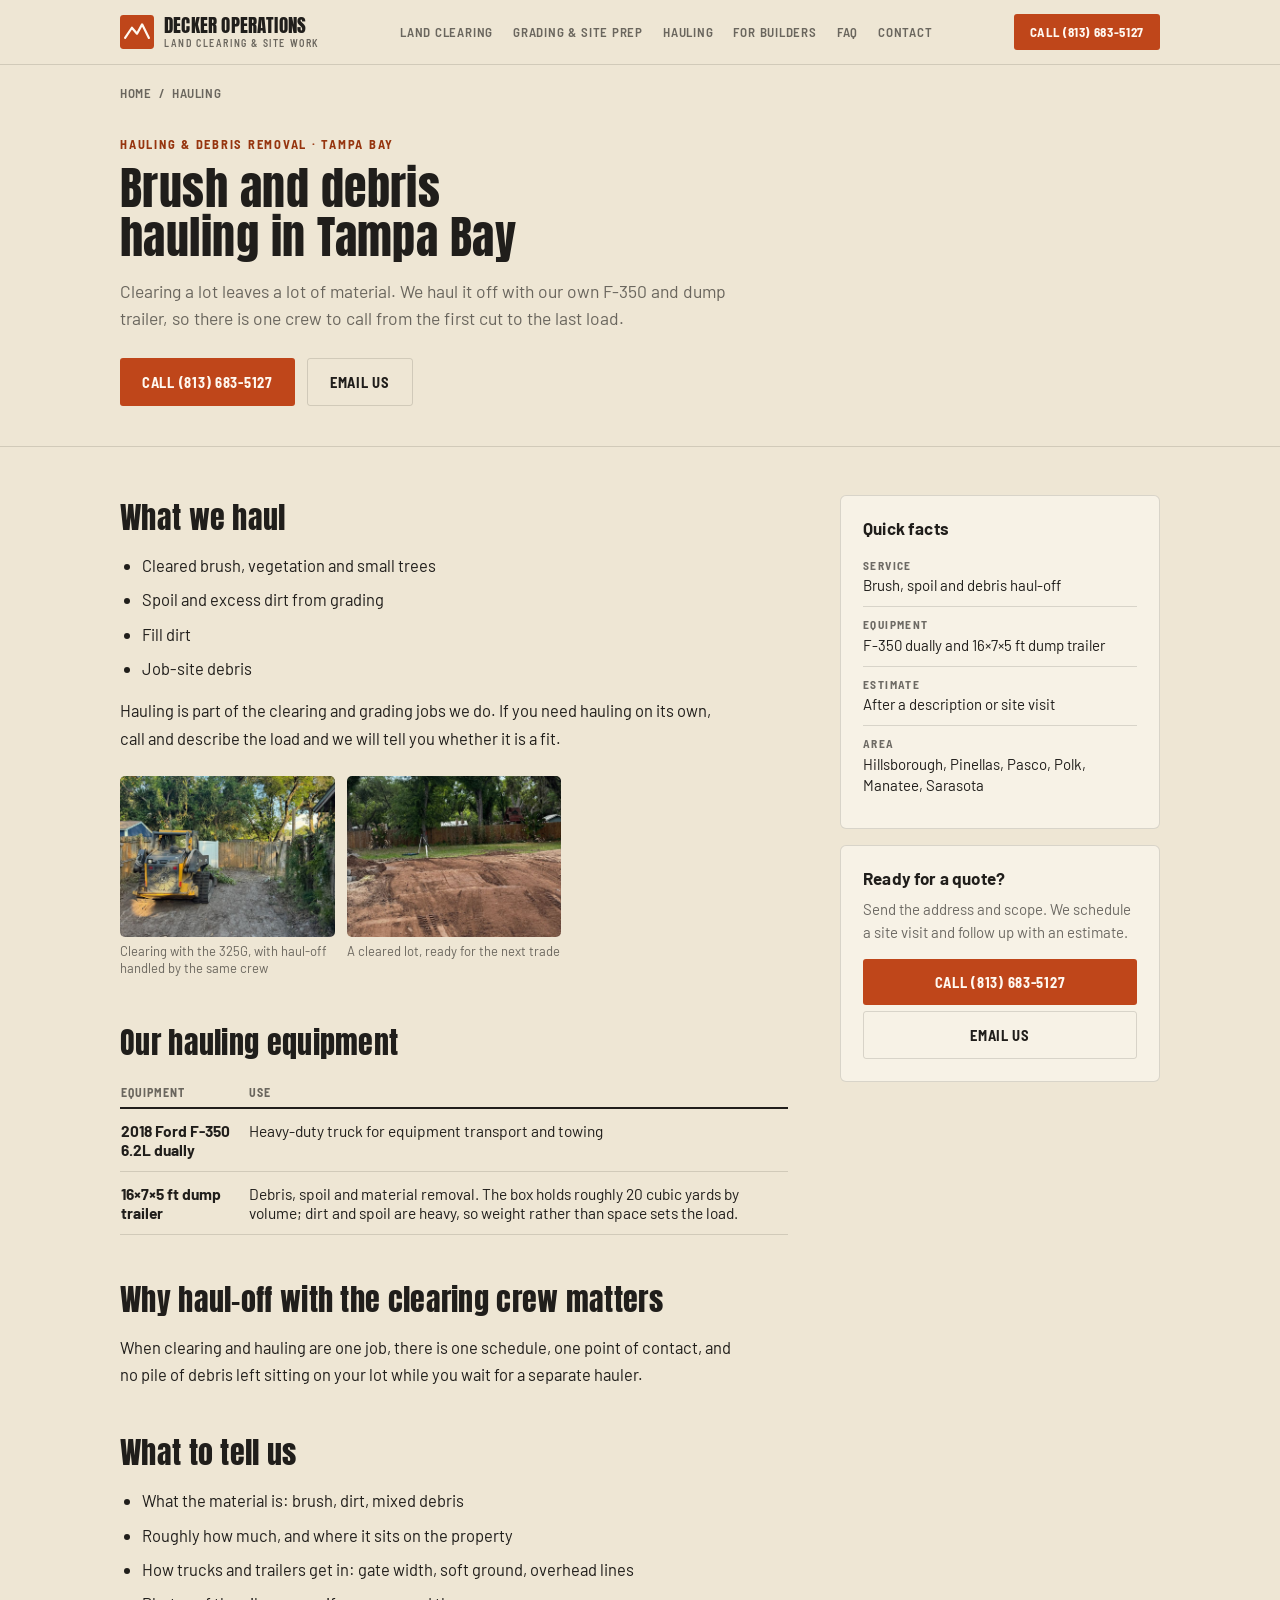
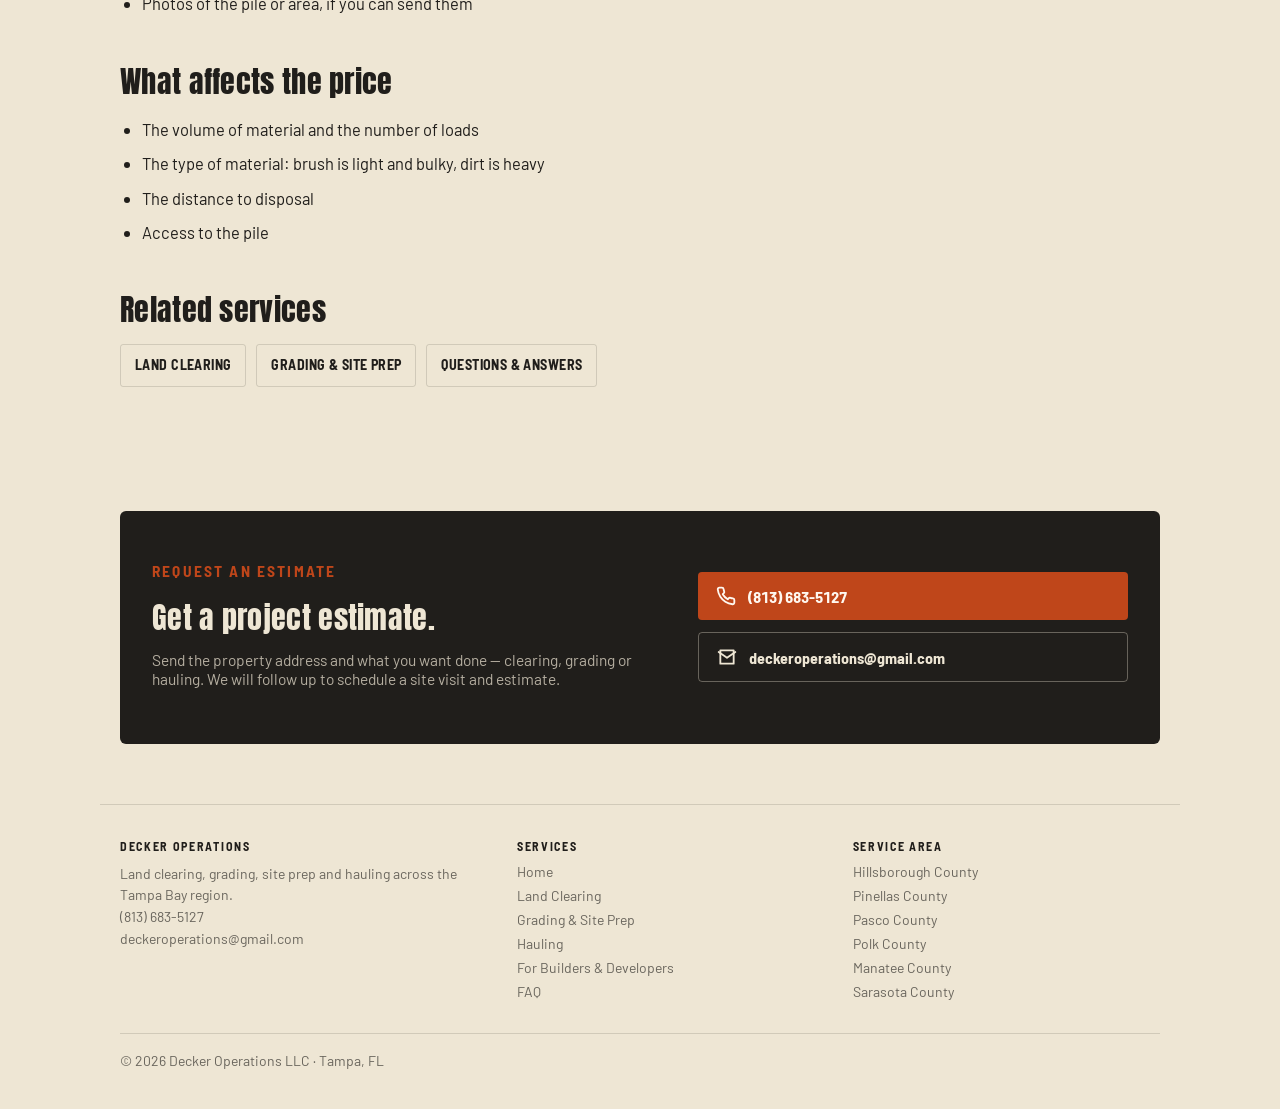
<file: brush-debris-hauling.html>
<!doctype html>
<html lang="en">
<head>
<meta charset="utf-8">
<meta name="viewport" content="width=device-width,initial-scale=1,viewport-fit=cover">
<title>Brush &amp; Debris Hauling Tampa | Land Clearing Haul-Off</title>
<meta name="description" content="Brush, spoil and debris hauled off with our own F-350 and dump trailer, by the same crew that clears and grades. Serving Tampa Bay. (813) 683-5127">
<link rel="canonical" href="https://deckeroperations.com/brush-debris-hauling">
<meta property="og:type" content="website">
<meta property="og:site_name" content="Decker Operations">
<meta property="og:title" content="Brush &amp; Debris Hauling Tampa | Land Clearing Haul-Off">
<meta property="og:description" content="Brush, spoil and debris hauled off with our own F-350 and dump trailer, by the same crew that clears and grades. Serving Tampa Bay. (813) 683-5127">
<meta property="og:url" content="https://deckeroperations.com/brush-debris-hauling">
<meta property="og:image" content="https://deckeroperations.com/images/og-share.jpg">
<meta property="og:image:width" content="1200">
<meta property="og:image:height" content="630">
<meta name="twitter:card" content="summary_large_image">
<script type="application/ld+json">{"@context":"https://schema.org","@graph":[{"@type":"BreadcrumbList","itemListElement":[{"@type":"ListItem","position":1,"name":"Home","item":"https://deckeroperations.com/"},{"@type":"ListItem","position":2,"name":"Hauling","item":"https://deckeroperations.com/brush-debris-hauling"}]},{"@type":"Service","name":"Brush and debris hauling","serviceType":"Land clearing debris hauling","provider":{"@type":"LocalBusiness","name":"Decker Operations","url":"https://deckeroperations.com/","telephone":"+1-813-683-5127","email":"deckeroperations@gmail.com"},"areaServed":[{"@type":"AdministrativeArea","name":"Hillsborough County, FL"},{"@type":"AdministrativeArea","name":"Pinellas County, FL"},{"@type":"AdministrativeArea","name":"Pasco County, FL"},{"@type":"AdministrativeArea","name":"Polk County, FL"},{"@type":"AdministrativeArea","name":"Manatee County, FL"},{"@type":"AdministrativeArea","name":"Sarasota County, FL"}],"description":"Haul-off of cleared brush, spoil, fill dirt and job-site debris using a heavy-duty truck and dump trailer in the Tampa Bay region."}]}</script>
<link rel="stylesheet" href="/subpage.css">
</head>
<body>
<a class="skip" href="#main">Skip to content</a>
<header>
  <div class="wrap header-row">
    <a class="brand" href="/">
      <svg class="mark" viewBox="0 0 40 40" fill="none" xmlns="http://www.w3.org/2000/svg" aria-hidden="true">
        <rect width="40" height="40" rx="4" fill="var(--rust)"/>
        <path d="M6 27 L14 15 L20 22 L26 11 L34 27" stroke="#fff8f0" stroke-width="2.6" fill="none" stroke-linecap="round" stroke-linejoin="round"/>
      </svg>
      <span class="brand-name">DECKER OPERATIONS<span>Land Clearing &amp; Site Work</span></span>
    </a>
    <nav class="links" aria-label="Main">
      <a href="/land-clearing-tampa">Land Clearing</a>
      <a href="/lot-grading-site-prep">Grading &amp; Site Prep</a>
      <a href="/brush-debris-hauling">Hauling</a>
      <a href="/builders-developers">For Builders</a>
      <a href="/faq">FAQ</a>
      <a href="/#contact">Contact</a>
    </nav>
    <a class="call-btn" href="tel:+18136835127">Call (813) 683-5127</a>
  </div>
</header>
<main id="main">
  <div class="wrap crumbs"><a href="/">Home</a> &nbsp;/&nbsp; Hauling</div>
  <section class="page-hero" style="padding-block:22px 40px">
    <div class="wrap">
      <p class="eyebrow">Hauling &amp; Debris Removal &middot; Tampa Bay</p>
      <h1>Brush and debris hauling in Tampa Bay</h1>
      <p class="lede">Clearing a lot leaves a lot of material. We haul it off with our own F-350 and dump trailer, so there is one crew to call from the first cut to the last load.</p>
      <div class="hero-ctas">
        <a class="btn btn-primary" href="tel:+18136835127">Call (813) 683-5127</a>
        <a class="btn btn-ghost" href="mailto:deckeroperations@gmail.com">Email Us</a>
      </div>
    </div>
  </section>
  <div class="wrap content">
    <div class="prose">
      <h2>What we haul</h2>
      <ul>
        <li>Cleared brush, vegetation and small trees</li>
        <li>Spoil and excess dirt from grading</li>
        <li>Fill dirt</li>
        <li>Job-site debris</li>
      </ul>
      <p>Hauling is part of the clearing and grading jobs we do. If you need hauling on its own, call and describe the load and we will tell you whether it is a fit.</p>
      <div class="figure-row"><figure><img src="/images/t-skid-steer-clearing.jpg" alt="John Deere skid steer clearing brush and trees" width="900" height="675" loading="lazy" decoding="async"><figcaption>Clearing with the 325G, with haul-off handled by the same crew</figcaption></figure><figure><img src="/images/t-lot-cleared.jpg" alt="Lot cleared and graded, ready for construction" width="900" height="675" loading="lazy" decoding="async"><figcaption>A cleared lot, ready for the next trade</figcaption></figure></div>
      <h2>Our hauling equipment</h2>
      <table class="equip-mini">
        <thead><tr><th>Equipment</th><th>Use</th></tr></thead>
        <tbody>
          <tr><td>2018 Ford F&#8209;350 6.2L dually</td><td>Heavy-duty truck for equipment transport and towing</td></tr>
          <tr><td>16&times;7&times;5 ft dump trailer</td><td>Debris, spoil and material removal. The box holds roughly 20 cubic yards by volume; dirt and spoil are heavy, so weight rather than space sets the load.</td></tr>
        </tbody>
      </table>
      <h2>Why haul-off with the clearing crew matters</h2>
      <p>When clearing and hauling are one job, there is one schedule, one point of contact, and no pile of debris left sitting on your lot while you wait for a separate hauler.</p>
      <h2>What to tell us</h2>
      <ul>
        <li>What the material is: brush, dirt, mixed debris</li>
        <li>Roughly how much, and where it sits on the property</li>
        <li>How trucks and trailers get in: gate width, soft ground, overhead lines</li>
        <li>Photos of the pile or area, if you can send them</li>
      </ul>
      <h2>What affects the price</h2>
      <ul>
        <li>The volume of material and the number of loads</li>
        <li>The type of material: brush is light and bulky, dirt is heavy</li>
        <li>The distance to disposal</li>
        <li>Access to the pile</li>
      </ul>
      <h2>Related services</h2>
      <ul class="related"><li><a href="/land-clearing-tampa">Land clearing</a></li><li><a href="/lot-grading-site-prep">Grading &amp; site prep</a></li><li><a href="/faq">Questions &amp; answers</a></li></ul>
    </div>
    <aside class="side">
        <div class="card"><h3>Quick facts</h3><ul><li><b>Service</b>Brush, spoil and debris haul-off</li><li><b>Equipment</b>F&#8209;350 dually and 16&times;7&times;5 ft dump trailer</li><li><b>Estimate</b>After a description or site visit</li><li><b>Area</b>Hillsborough, Pinellas, Pasco, Polk, Manatee, Sarasota</li></ul></div>
        <div class="card"><h3>Ready for a quote?</h3>
          <p style="margin:0 0 10px;font-size:15px;line-height:1.5;color:var(--text-muted)">Send the address and scope. We schedule a site visit and follow up with an estimate.</p>
          <a class="btn btn-primary" href="tel:+18136835127">Call (813) 683-5127</a>
          <a class="btn btn-ghost" href="mailto:deckeroperations@gmail.com">Email us</a></div>
      </aside>
  </div>
  <section id="contact">
    <div class="wrap">
      <div class="contact-box">
        <div>
          <p class="eyebrow" style="color:var(--rust);">Request an Estimate</p>
          <h2>Get a project estimate.</h2>
          <p>Send the property address and what you want done — clearing, grading or hauling. We will follow up to schedule a site visit and estimate.</p>
        </div>
        <div class="contact-actions">
          <a class="tel" href="tel:+18136835127">
            <svg viewBox="0 0 24 24" fill="none" stroke="currentColor" stroke-width="2.2" stroke-linecap="round" stroke-linejoin="round" aria-hidden="true"><path d="M22 16.92v3a2 2 0 0 1-2.18 2 19.79 19.79 0 0 1-8.63-3.07 19.5 19.5 0 0 1-6-6 19.79 19.79 0 0 1-3.07-8.67A2 2 0 0 1 4.11 2h3a2 2 0 0 1 2 1.72c.127.96.362 1.903.7 2.81a2 2 0 0 1-.45 2.11L8.09 9.91a16 16 0 0 0 6 6l1.27-1.27a2 2 0 0 1 2.11-.45c.907.338 1.85.573 2.81.7A2 2 0 0 1 22 16.92z"/></svg>
            <span class="tabular">(813) 683-5127</span>
          </a>
          <a class="mail" href="mailto:deckeroperations@gmail.com">
            <svg viewBox="0 0 24 24" fill="none" stroke="currentColor" stroke-width="2.2" stroke-linecap="round" stroke-linejoin="round" aria-hidden="true"><path d="M4 4h16v16H4z"/><path d="m22 6-10 7L2 6"/></svg>
            deckeroperations@gmail.com
          </a>
        </div>
      </div>
    </div>
  </section>
</main>
<footer class="site-foot wrap">
  <div class="cols">
    <div>
      <h4>Decker Operations</h4>
      <p style="margin:0;line-height:1.55">Land clearing, grading, site prep and hauling across the Tampa Bay region.<br>
      <a href="tel:+18136835127">(813) 683-5127</a><br><a href="mailto:deckeroperations@gmail.com">deckeroperations@gmail.com</a></p>
    </div>
    <div><h4>Services</h4><ul><li><a href="/">Home</a></li><li><a href="/land-clearing-tampa">Land Clearing</a></li><li><a href="/lot-grading-site-prep">Grading &amp; Site Prep</a></li><li><a href="/brush-debris-hauling">Hauling</a></li><li><a href="/builders-developers">For Builders &amp; Developers</a></li><li><a href="/faq">FAQ</a></li></ul></div>
    <div><h4>Service area</h4><ul><li><a href="/land-clearing-hillsborough-county">Hillsborough County</a></li><li><a href="/land-clearing-pinellas-county">Pinellas County</a></li><li><a href="/land-clearing-pasco-county">Pasco County</a></li><li>Polk County</li><li><a href="/land-clearing-manatee-county">Manatee County</a></li><li>Sarasota County</li></ul></div>
  </div>
  <div class="fine"><span>&copy; <span id="yr"></span> Decker Operations LLC &middot; Tampa, FL</span></div>
</footer>
<script>try{document.getElementById('yr').textContent=new Date().getFullYear();}catch(e){}</script>
</body>
</html>
</file>
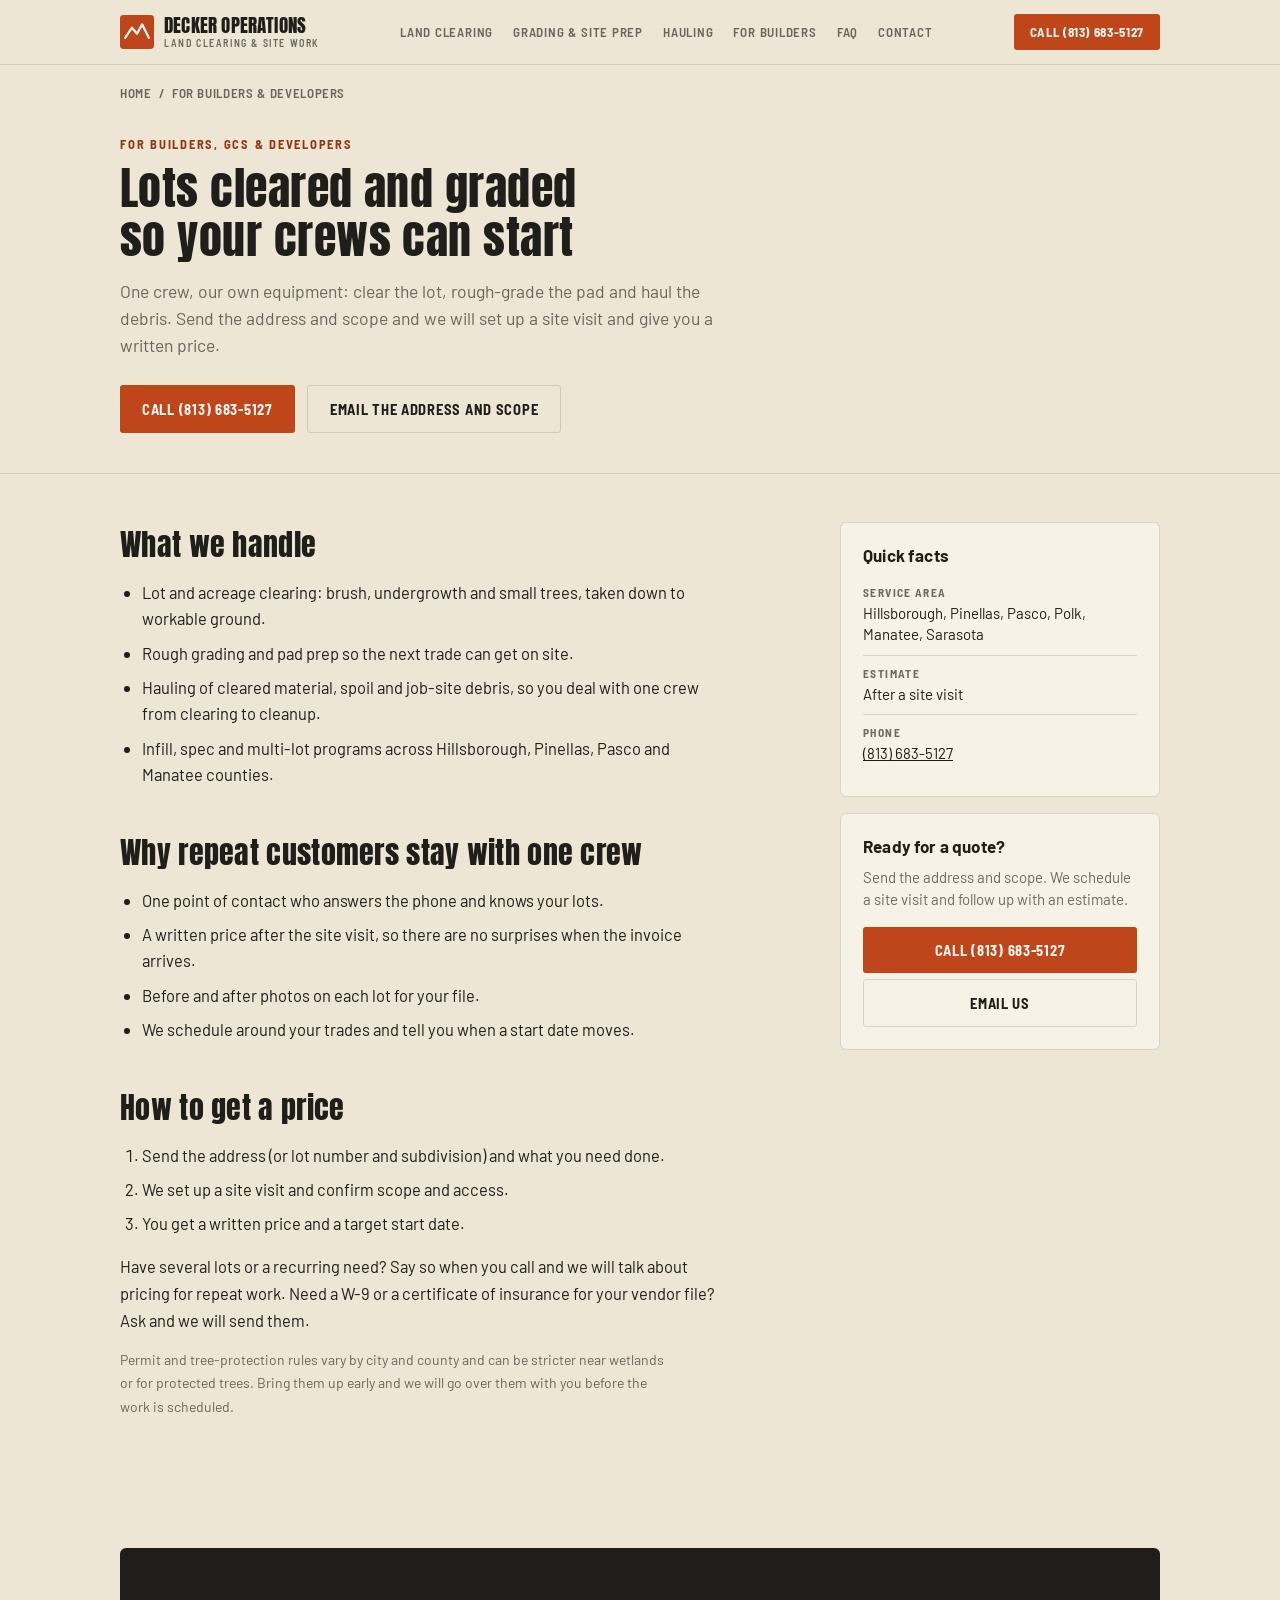
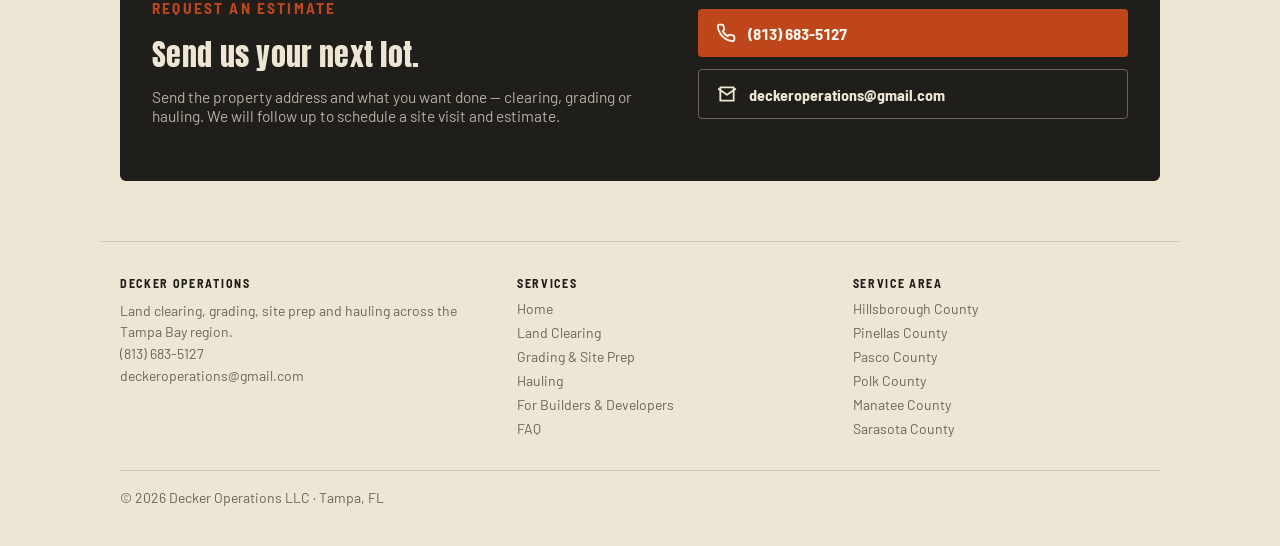
<file: builders-developers.html>
<!doctype html>
<html lang="en">
<head>
<meta charset="utf-8">
<meta name="viewport" content="width=device-width,initial-scale=1,viewport-fit=cover">
<title>Land Clearing for Builders, GCs & Developers | Tampa Bay | Decker Operations</title>
<meta name="description" content="Lot clearing, rough grading and hauling for builders, general contractors, developers and investors in Tampa Bay. One crew, our own equipment, written quotes and repeat-lot pricing.">
<link rel="canonical" href="https://deckeroperations.com/builders-developers">
<meta property="og:type" content="website">
<meta property="og:site_name" content="Decker Operations">
<meta property="og:title" content="Land Clearing for Builders, GCs & Developers | Tampa Bay | Decker Operations">
<meta property="og:description" content="Lot clearing, rough grading and hauling for builders, general contractors, developers and investors in Tampa Bay. One crew, our own equipment, written quotes and repeat-lot pricing.">
<meta property="og:url" content="https://deckeroperations.com/builders-developers">
<meta property="og:image" content="https://deckeroperations.com/images/og-share.jpg">
<meta property="og:image:width" content="1200">
<meta property="og:image:height" content="630">
<meta name="twitter:card" content="summary_large_image">
<link rel="stylesheet" href="/subpage.css">
</head>
<body>
<a class="skip" href="#main">Skip to content</a>
<header>
  <div class="wrap header-row">
    <a class="brand" href="/">
      <svg class="mark" viewBox="0 0 40 40" fill="none" xmlns="http://www.w3.org/2000/svg" aria-hidden="true">
        <rect width="40" height="40" rx="4" fill="var(--rust)"/>
        <path d="M6 27 L14 15 L20 22 L26 11 L34 27" stroke="#fff8f0" stroke-width="2.6" fill="none" stroke-linecap="round" stroke-linejoin="round"/>
      </svg>
      <span class="brand-name">DECKER OPERATIONS<span>Land Clearing &amp; Site Work</span></span>
    </a>
    <nav class="links" aria-label="Main">
      <a href="/land-clearing-tampa">Land Clearing</a>
      <a href="/lot-grading-site-prep">Grading &amp; Site Prep</a>
      <a href="/brush-debris-hauling">Hauling</a>
      <a href="/builders-developers">For Builders</a>
      <a href="/faq">FAQ</a>
      <a href="/#contact">Contact</a>
    </nav>
    <a class="call-btn" href="tel:+18136835127">Call (813) 683-5127</a>
  </div>
</header>
<main id="main">
  <div class="wrap crumbs"><a href="/">Home</a> &nbsp;/&nbsp; For Builders &amp; Developers</div>
  <section class="page-hero" style="padding-block:22px 40px">
    <div class="wrap">
      <p class="eyebrow">For Builders, GCs &amp; Developers</p>
      <h1>Lots cleared and graded so your crews can start</h1>
      <p class="lede">One crew, our own equipment: clear the lot, rough-grade the pad and haul the debris. Send the address and scope and we will set up a site visit and give you a written price.</p>
      <div class="hero-ctas">
        <a class="btn btn-primary" href="tel:+18136835127">Call (813) 683-5127</a>
        <a class="btn btn-ghost" href="mailto:deckeroperations@gmail.com?subject=Lot%20clearing%20quote">Email the address and scope</a>
      </div>
    </div>
  </section>
  <div class="wrap content">
    <div class="prose">
      <h2>What we handle</h2>
      <ul>
        <li>Lot and acreage clearing: brush, undergrowth and small trees, taken down to workable ground.</li>
        <li>Rough grading and pad prep so the next trade can get on site.</li>
        <li>Hauling of cleared material, spoil and job-site debris, so you deal with one crew from clearing to cleanup.</li>
        <li>Infill, spec and multi-lot programs across Hillsborough, Pinellas, Pasco and Manatee counties.</li>
      </ul>
      <h2>Why repeat customers stay with one crew</h2>
      <ul>
        <li>One point of contact who answers the phone and knows your lots.</li>
        <li>A written price after the site visit, so there are no surprises when the invoice arrives.</li>
        <li>Before and after photos on each lot for your file.</li>
        <li>We schedule around your trades and tell you when a start date moves.</li>
      </ul>
      <h2>How to get a price</h2>
      <ol>
        <li>Send the address (or lot number and subdivision) and what you need done.</li>
        <li>We set up a site visit and confirm scope and access.</li>
        <li>You get a written price and a target start date.</li>
      </ol>
      <p>Have several lots or a recurring need? Say so when you call and we will talk about pricing for repeat work. Need a W-9 or a certificate of insurance for your vendor file? Ask and we will send them.</p>
      <p class="note">Permit and tree-protection rules vary by city and county and can be stricter near wetlands or for protected trees. Bring them up early and we will go over them with you before the work is scheduled.</p>
    </div>
    <aside class="side">
        <div class="card"><h3>Quick facts</h3><ul><li><b>Service area</b>Hillsborough, Pinellas, Pasco, Polk, Manatee, Sarasota</li><li><b>Estimate</b>After a site visit</li><li><b>Phone</b><a href="tel:+18136835127">(813) 683-5127</a></li></ul></div>
        <div class="card"><h3>Ready for a quote?</h3>
          <p style="margin:0 0 10px;font-size:15px;line-height:1.5;color:var(--text-muted)">Send the address and scope. We schedule a site visit and follow up with an estimate.</p>
          <a class="btn btn-primary" href="tel:+18136835127">Call (813) 683-5127</a>
          <a class="btn btn-ghost" href="mailto:deckeroperations@gmail.com">Email us</a></div>
      </aside>
  </div>
  <section id="contact">
    <div class="wrap">
      <div class="contact-box">
        <div>
          <p class="eyebrow" style="color:var(--rust);">Request an Estimate</p>
          <h2>Send us your next lot.</h2>
          <p>Send the property address and what you want done — clearing, grading or hauling. We will follow up to schedule a site visit and estimate.</p>
        </div>
        <div class="contact-actions">
          <a class="tel" href="tel:+18136835127">
            <svg viewBox="0 0 24 24" fill="none" stroke="currentColor" stroke-width="2.2" stroke-linecap="round" stroke-linejoin="round" aria-hidden="true"><path d="M22 16.92v3a2 2 0 0 1-2.18 2 19.79 19.79 0 0 1-8.63-3.07 19.5 19.5 0 0 1-6-6 19.79 19.79 0 0 1-3.07-8.67A2 2 0 0 1 4.11 2h3a2 2 0 0 1 2 1.72c.127.96.362 1.903.7 2.81a2 2 0 0 1-.45 2.11L8.09 9.91a16 16 0 0 0 6 6l1.27-1.27a2 2 0 0 1 2.11-.45c.907.338 1.85.573 2.81.7A2 2 0 0 1 22 16.92z"/></svg>
            <span class="tabular">(813) 683-5127</span>
          </a>
          <a class="mail" href="mailto:deckeroperations@gmail.com">
            <svg viewBox="0 0 24 24" fill="none" stroke="currentColor" stroke-width="2.2" stroke-linecap="round" stroke-linejoin="round" aria-hidden="true"><path d="M4 4h16v16H4z"/><path d="m22 6-10 7L2 6"/></svg>
            deckeroperations@gmail.com
          </a>
        </div>
      </div>
    </div>
  </section>
</main>
<footer class="site-foot wrap">
  <div class="cols">
    <div>
      <h4>Decker Operations</h4>
      <p style="margin:0;line-height:1.55">Land clearing, grading, site prep and hauling across the Tampa Bay region.<br>
      <a href="tel:+18136835127">(813) 683-5127</a><br><a href="mailto:deckeroperations@gmail.com">deckeroperations@gmail.com</a></p>
    </div>
    <div><h4>Services</h4><ul><li><a href="/">Home</a></li><li><a href="/land-clearing-tampa">Land Clearing</a></li><li><a href="/lot-grading-site-prep">Grading &amp; Site Prep</a></li><li><a href="/brush-debris-hauling">Hauling</a></li><li><a href="/builders-developers">For Builders &amp; Developers</a></li><li><a href="/faq">FAQ</a></li></ul></div>
    <div><h4>Service area</h4><ul><li><a href="/land-clearing-hillsborough-county">Hillsborough County</a></li><li><a href="/land-clearing-pinellas-county">Pinellas County</a></li><li><a href="/land-clearing-pasco-county">Pasco County</a></li><li>Polk County</li><li><a href="/land-clearing-manatee-county">Manatee County</a></li><li>Sarasota County</li></ul></div>
  </div>
  <div class="fine"><span>&copy; <span id="yr"></span> Decker Operations LLC &middot; Tampa, FL</span></div>
</footer>
<script>try{document.getElementById('yr').textContent=new Date().getFullYear();}catch(e){}</script>
</body>
</html>
</file>
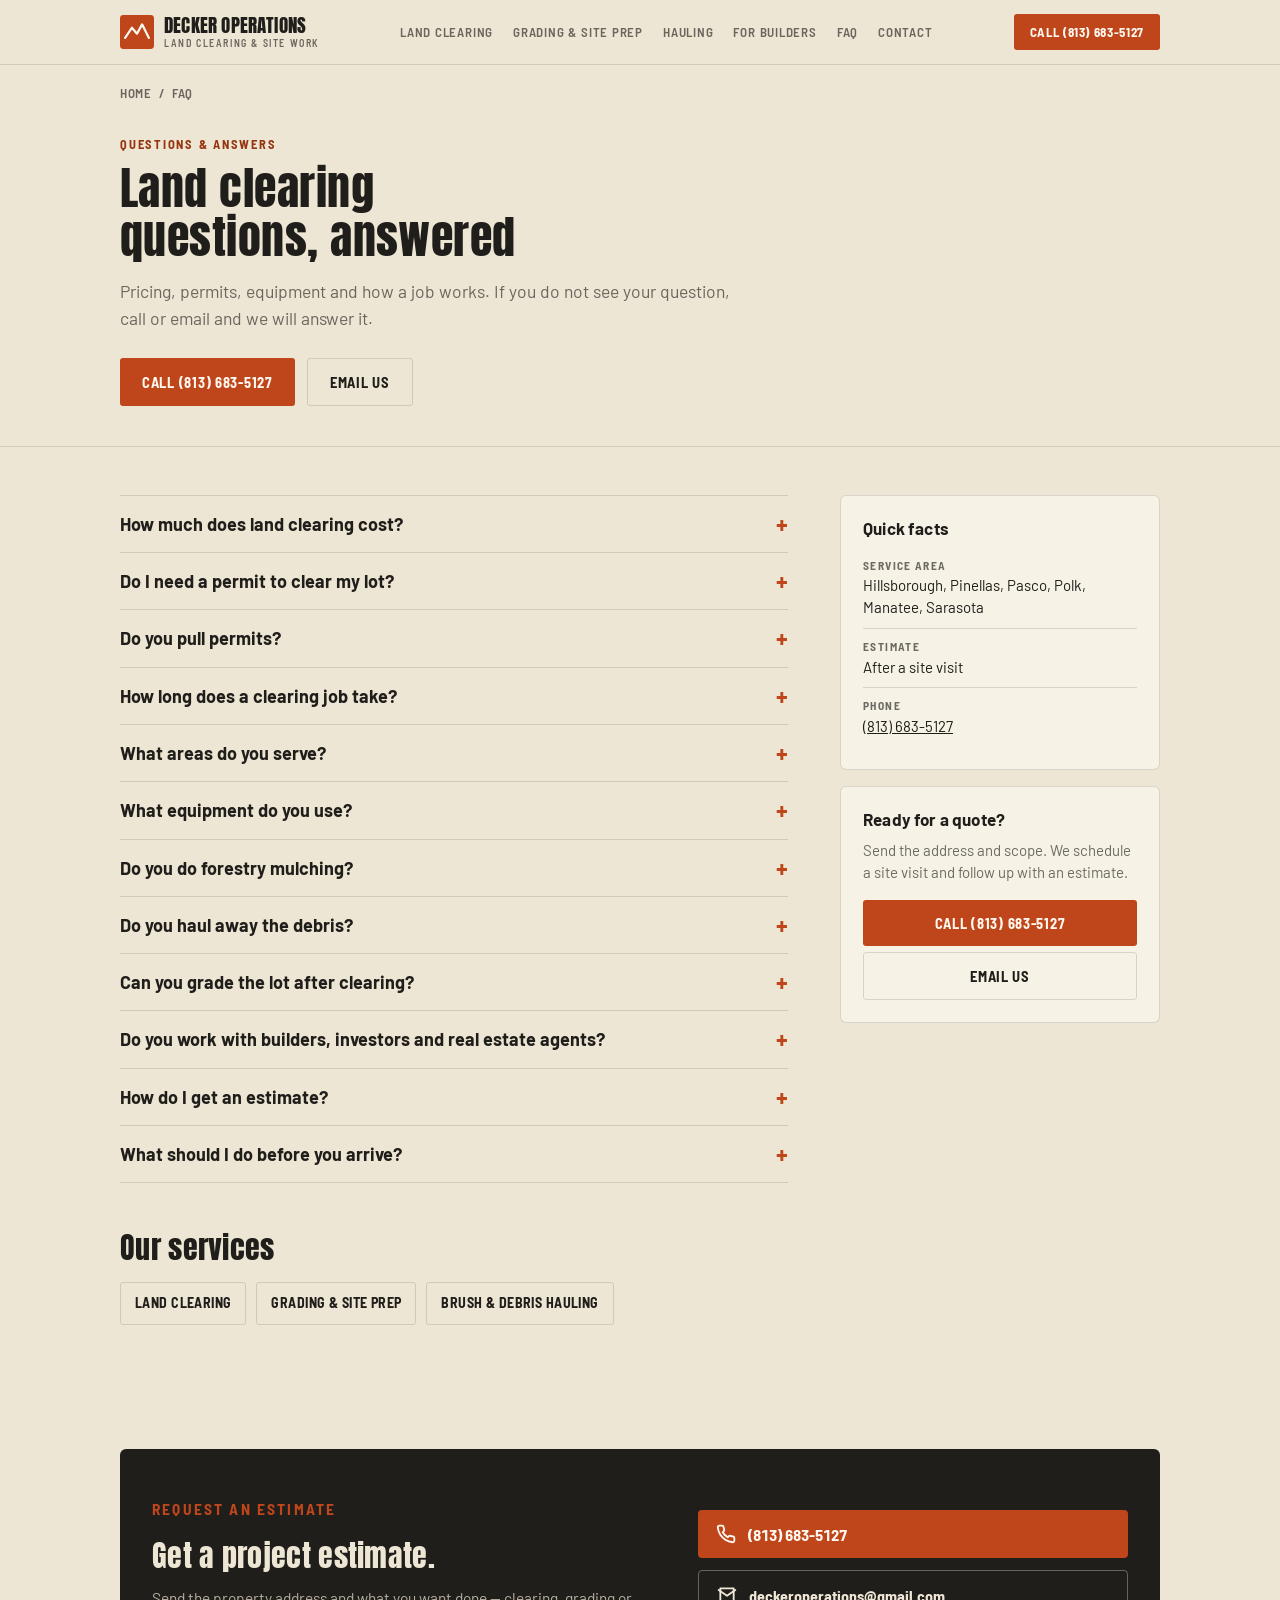
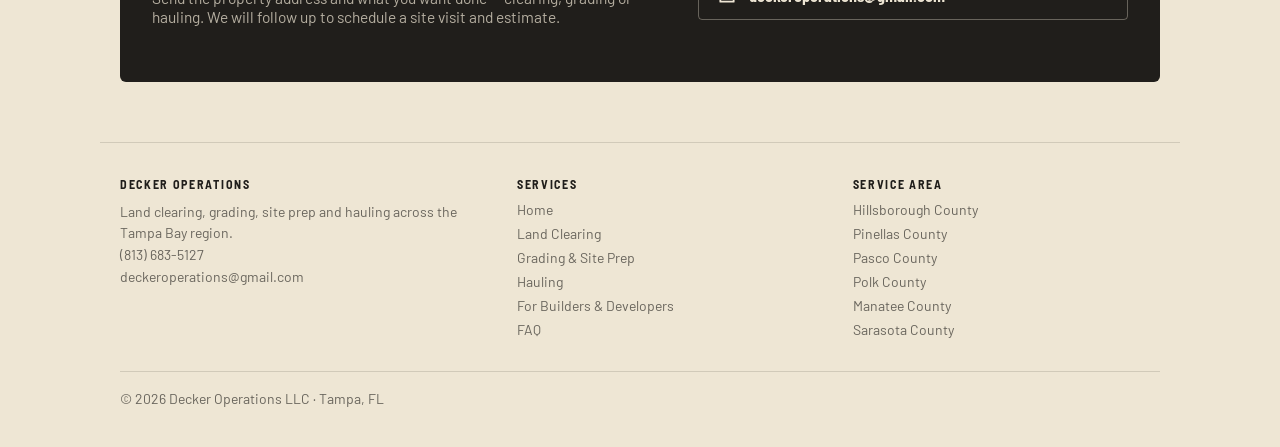
<file: faq.html>
<!doctype html>
<html lang="en">
<head>
<meta charset="utf-8">
<meta name="viewport" content="width=device-width,initial-scale=1,viewport-fit=cover">
<title>Land Clearing FAQ Tampa Bay | Decker Operations</title>
<meta name="description" content="Answers about land clearing, grading and hauling in Tampa Bay: how pricing works, permits, equipment, service area and how to get an estimate.">
<link rel="canonical" href="https://deckeroperations.com/faq">
<meta property="og:type" content="website">
<meta property="og:site_name" content="Decker Operations">
<meta property="og:title" content="Land Clearing FAQ Tampa Bay | Decker Operations">
<meta property="og:description" content="Answers about land clearing, grading and hauling in Tampa Bay: how pricing works, permits, equipment, service area and how to get an estimate.">
<meta property="og:url" content="https://deckeroperations.com/faq">
<meta property="og:image" content="https://deckeroperations.com/images/og-share.jpg">
<meta property="og:image:width" content="1200">
<meta property="og:image:height" content="630">
<meta name="twitter:card" content="summary_large_image">
<script type="application/ld+json">{"@context":"https://schema.org","@graph":[{"@type":"BreadcrumbList","itemListElement":[{"@type":"ListItem","position":1,"name":"Home","item":"https://deckeroperations.com/"},{"@type":"ListItem","position":2,"name":"FAQ","item":"https://deckeroperations.com/faq"}]}]}</script>
<link rel="stylesheet" href="/subpage.css">
</head>
<body>
<a class="skip" href="#main">Skip to content</a>
<header>
  <div class="wrap header-row">
    <a class="brand" href="/">
      <svg class="mark" viewBox="0 0 40 40" fill="none" xmlns="http://www.w3.org/2000/svg" aria-hidden="true">
        <rect width="40" height="40" rx="4" fill="var(--rust)"/>
        <path d="M6 27 L14 15 L20 22 L26 11 L34 27" stroke="#fff8f0" stroke-width="2.6" fill="none" stroke-linecap="round" stroke-linejoin="round"/>
      </svg>
      <span class="brand-name">DECKER OPERATIONS<span>Land Clearing &amp; Site Work</span></span>
    </a>
    <nav class="links" aria-label="Main">
      <a href="/land-clearing-tampa">Land Clearing</a>
      <a href="/lot-grading-site-prep">Grading &amp; Site Prep</a>
      <a href="/brush-debris-hauling">Hauling</a>
      <a href="/builders-developers">For Builders</a>
      <a href="/faq">FAQ</a>
      <a href="/#contact">Contact</a>
    </nav>
    <a class="call-btn" href="tel:+18136835127">Call (813) 683-5127</a>
  </div>
</header>
<main id="main">
  <div class="wrap crumbs"><a href="/">Home</a> &nbsp;/&nbsp; FAQ</div>
  <section class="page-hero" style="padding-block:22px 40px">
    <div class="wrap">
      <p class="eyebrow">Questions &amp; Answers</p>
      <h1>Land clearing questions, answered</h1>
      <p class="lede">Pricing, permits, equipment and how a job works. If you do not see your question, call or email and we will answer it.</p>
      <div class="hero-ctas">
        <a class="btn btn-primary" href="tel:+18136835127">Call (813) 683-5127</a>
        <a class="btn btn-ghost" href="mailto:deckeroperations@gmail.com">Email Us</a>
      </div>
    </div>
  </section>
  <div class="wrap content">
    <div class="prose">
      <details class="faq"><summary>How much does land clearing cost?</summary><div class="faq-a"><p>It depends on the lot, so we quote after a site visit. The biggest factors are the size of the area, how dense the growth is, the number and size of trees, how easily equipment can get in, how much has to be hauled off, and whether grading is included. Call or email the address and a few photos and we will schedule a visit.</p></div></details>
      <details class="faq"><summary>Do I need a permit to clear my lot?</summary><div class="faq-a"><p>It depends on where the property is. Tree and vegetation rules vary by city and county, and they can be stricter near wetlands, for protected or heritage trees, and inside HOAs. In unincorporated Hillsborough County, clearing residential land generally requires a Land Alteration and Landscaping permit before work starts (<a href="https://hcfl.gov/businesses/permits-and-records/natural-resources/tree-resources" rel="noopener">county tree resources</a>), and hauling off more than 10,000 cubic yards of earth requires a <a href="https://hcfl.gov/businesses/permits-and-records/permits/land-excavation-permits" rel="noopener">land excavation permit</a>. Other counties and cities have their own rules; we summarize them on our county pages. Check with your city or county and your HOA before work starts, and bring it up when you ask for an estimate.</p></div></details>
      <details class="faq"><summary>Do you pull permits?</summary><div class="faq-a"><p>Bring up permits when you request your estimate. What is required depends on the property, and we will go over it with you before we schedule the work.</p></div></details>
      <details class="faq"><summary>How long does a clearing job take?</summary><div class="faq-a"><p>It depends on the size of the lot and how heavy the growth is. We give you a schedule estimate along with the price after the site visit.</p></div></details>
      <details class="faq"><summary>What areas do you serve?</summary><div class="faq-a"><p>Hillsborough, Pinellas, Pasco, Polk, Manatee and Sarasota counties. If you are near the edge of that area, call and ask.</p></div></details>
      <details class="faq"><summary>What equipment do you use?</summary><div class="faq-a"><p>A 2023 John Deere 325G compact track loader for clearing, grading and material handling, a 2018 Ford F&#8209;350 6.2L dually, and a 16&times;7&times;5 ft dump trailer. All of it is company-owned.</p></div></details>
      <details class="faq"><summary>Do you do forestry mulching?</summary><div class="faq-a"><p>Our equipment is a compact track loader, which suits residential lots, infill parcels and small acreage. Large wooded tracts that need heavy forestry mulching are better served by a dedicated mulching machine, and we will tell you if that is what your job needs.</p></div></details>
      <details class="faq"><summary>Do you haul away the debris?</summary><div class="faq-a"><p>Yes. Brush, spoil and job-site debris are hauled off with our own truck and dump trailer. See <a href="/brush-debris-hauling">hauling</a>.</p></div></details>
      <details class="faq"><summary>Can you grade the lot after clearing?</summary><div class="faq-a"><p>Yes. The same crew can level and slope the cleared area for a building pad, driveway or drainage. See <a href="/lot-grading-site-prep">grading and site prep</a>. We work to the plan or stakes you provide.</p></div></details>
      <details class="faq"><summary>Do you work with builders, investors and real estate agents?</summary><div class="faq-a"><p>Yes. We work with homeowners, builders, investors and agents who need a lot cleared and graded before a build or a sale.</p></div></details>
      <details class="faq"><summary>How do I get an estimate?</summary><div class="faq-a"><p>Call <a href="tel:+18136835127">(813) 683-5127</a> or email <a href="mailto:deckeroperations@gmail.com">deckeroperations@gmail.com</a> with the property address and what you want done. We follow up to schedule a site visit and estimate.</p></div></details>
      <details class="faq"><summary>What should I do before you arrive?</summary><div class="faq-a"><p>Have the property lines marked or a survey available, and tell us about any septic systems, wells, irrigation or buried lines. Florida&#8217;s 811 system exists so underground utilities can be located before excavation; ask us how it applies to your job. If you are in an HOA, confirm any approvals you need.</p></div></details>
      <h2>Our services</h2>
      <ul class="related"><li><a href="/land-clearing-tampa">Land clearing</a></li><li><a href="/lot-grading-site-prep">Grading &amp; site prep</a></li><li><a href="/brush-debris-hauling">Brush &amp; debris hauling</a></li></ul>
    </div>
    <aside class="side">
        <div class="card"><h3>Quick facts</h3><ul><li><b>Service area</b>Hillsborough, Pinellas, Pasco, Polk, Manatee, Sarasota</li><li><b>Estimate</b>After a site visit</li><li><b>Phone</b><a href="tel:+18136835127">(813) 683-5127</a></li></ul></div>
        <div class="card"><h3>Ready for a quote?</h3>
          <p style="margin:0 0 10px;font-size:15px;line-height:1.5;color:var(--text-muted)">Send the address and scope. We schedule a site visit and follow up with an estimate.</p>
          <a class="btn btn-primary" href="tel:+18136835127">Call (813) 683-5127</a>
          <a class="btn btn-ghost" href="mailto:deckeroperations@gmail.com">Email us</a></div>
      </aside>
  </div>
  <section id="contact">
    <div class="wrap">
      <div class="contact-box">
        <div>
          <p class="eyebrow" style="color:var(--rust);">Request an Estimate</p>
          <h2>Get a project estimate.</h2>
          <p>Send the property address and what you want done — clearing, grading or hauling. We will follow up to schedule a site visit and estimate.</p>
        </div>
        <div class="contact-actions">
          <a class="tel" href="tel:+18136835127">
            <svg viewBox="0 0 24 24" fill="none" stroke="currentColor" stroke-width="2.2" stroke-linecap="round" stroke-linejoin="round" aria-hidden="true"><path d="M22 16.92v3a2 2 0 0 1-2.18 2 19.79 19.79 0 0 1-8.63-3.07 19.5 19.5 0 0 1-6-6 19.79 19.79 0 0 1-3.07-8.67A2 2 0 0 1 4.11 2h3a2 2 0 0 1 2 1.72c.127.96.362 1.903.7 2.81a2 2 0 0 1-.45 2.11L8.09 9.91a16 16 0 0 0 6 6l1.27-1.27a2 2 0 0 1 2.11-.45c.907.338 1.85.573 2.81.7A2 2 0 0 1 22 16.92z"/></svg>
            <span class="tabular">(813) 683-5127</span>
          </a>
          <a class="mail" href="mailto:deckeroperations@gmail.com">
            <svg viewBox="0 0 24 24" fill="none" stroke="currentColor" stroke-width="2.2" stroke-linecap="round" stroke-linejoin="round" aria-hidden="true"><path d="M4 4h16v16H4z"/><path d="m22 6-10 7L2 6"/></svg>
            deckeroperations@gmail.com
          </a>
        </div>
      </div>
    </div>
  </section>
</main>
<footer class="site-foot wrap">
  <div class="cols">
    <div>
      <h4>Decker Operations</h4>
      <p style="margin:0;line-height:1.55">Land clearing, grading, site prep and hauling across the Tampa Bay region.<br>
      <a href="tel:+18136835127">(813) 683-5127</a><br><a href="mailto:deckeroperations@gmail.com">deckeroperations@gmail.com</a></p>
    </div>
    <div><h4>Services</h4><ul><li><a href="/">Home</a></li><li><a href="/land-clearing-tampa">Land Clearing</a></li><li><a href="/lot-grading-site-prep">Grading &amp; Site Prep</a></li><li><a href="/brush-debris-hauling">Hauling</a></li><li><a href="/builders-developers">For Builders &amp; Developers</a></li><li><a href="/faq">FAQ</a></li></ul></div>
    <div><h4>Service area</h4><ul><li><a href="/land-clearing-hillsborough-county">Hillsborough County</a></li><li><a href="/land-clearing-pinellas-county">Pinellas County</a></li><li><a href="/land-clearing-pasco-county">Pasco County</a></li><li>Polk County</li><li><a href="/land-clearing-manatee-county">Manatee County</a></li><li>Sarasota County</li></ul></div>
  </div>
  <div class="fine"><span>&copy; <span id="yr"></span> Decker Operations LLC &middot; Tampa, FL</span></div>
</footer>
<script>try{document.getElementById('yr').textContent=new Date().getFullYear();}catch(e){}</script>
</body>
</html>
</file>
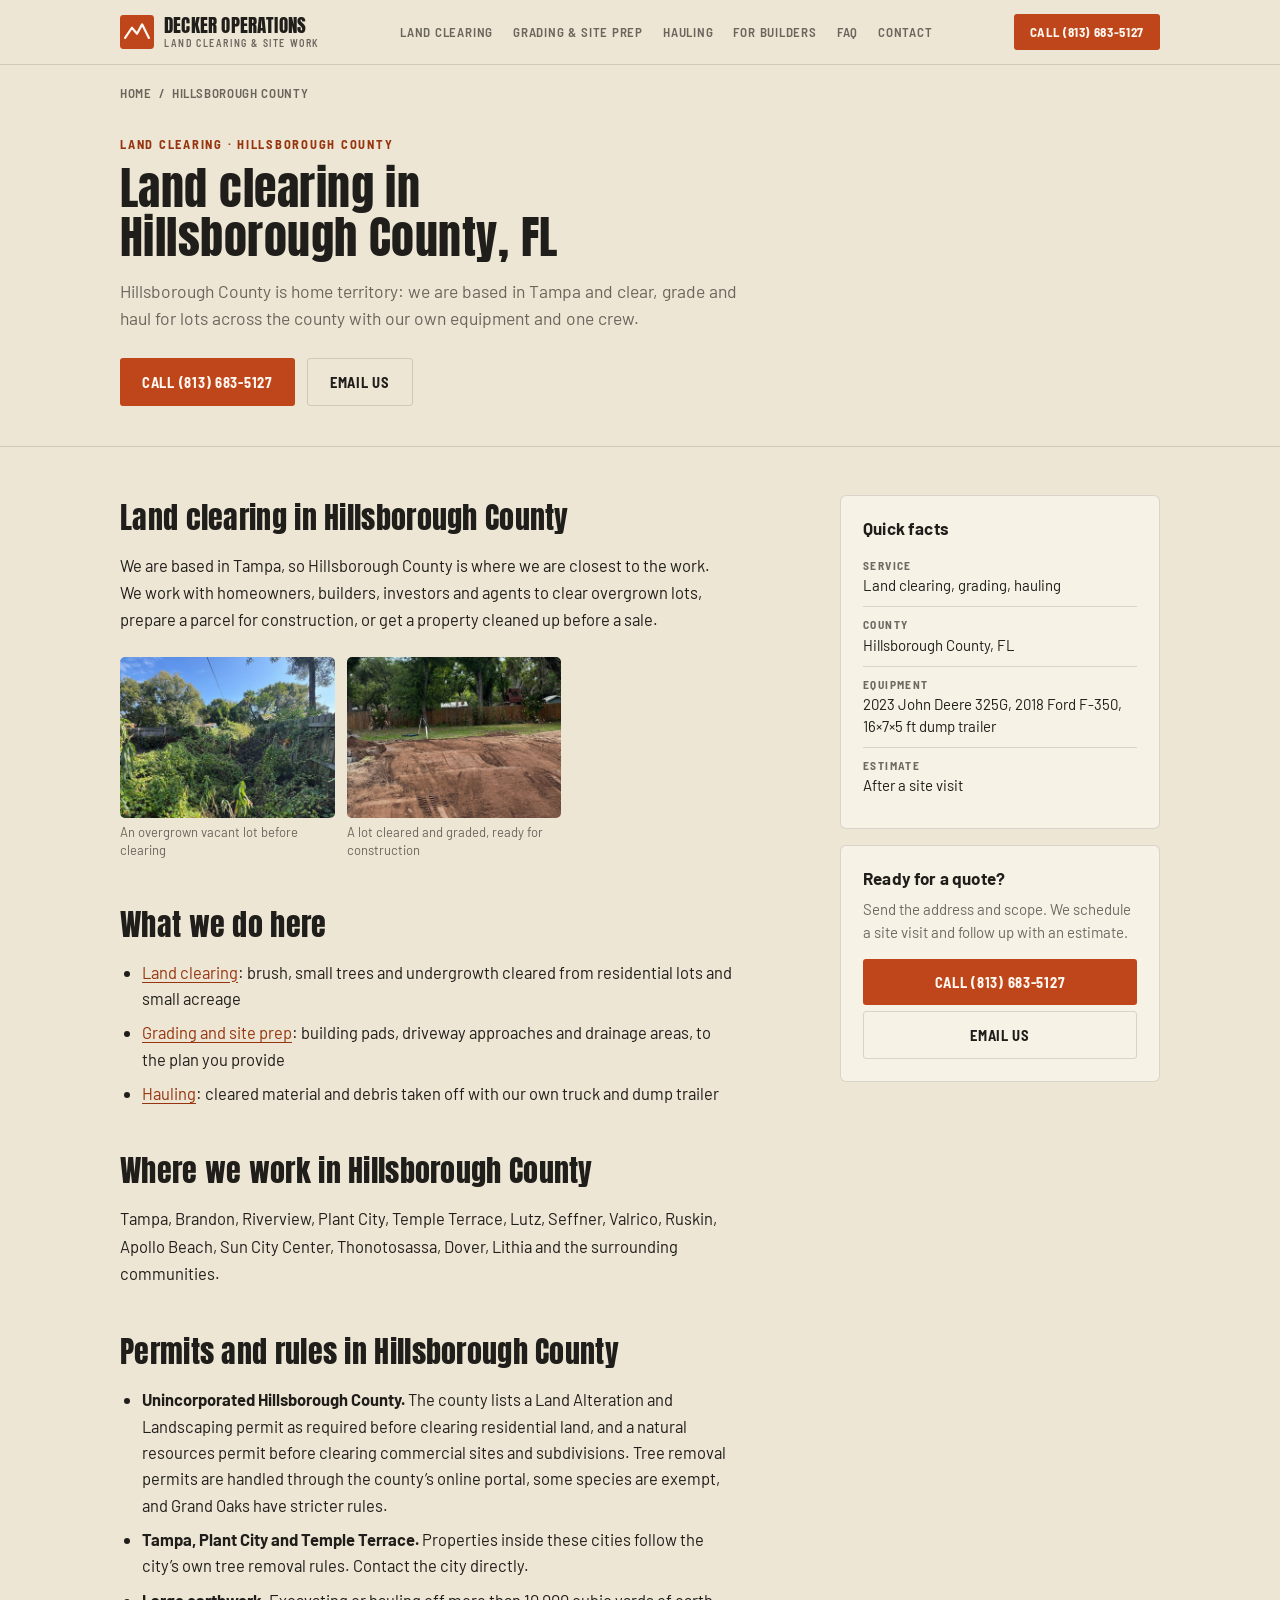
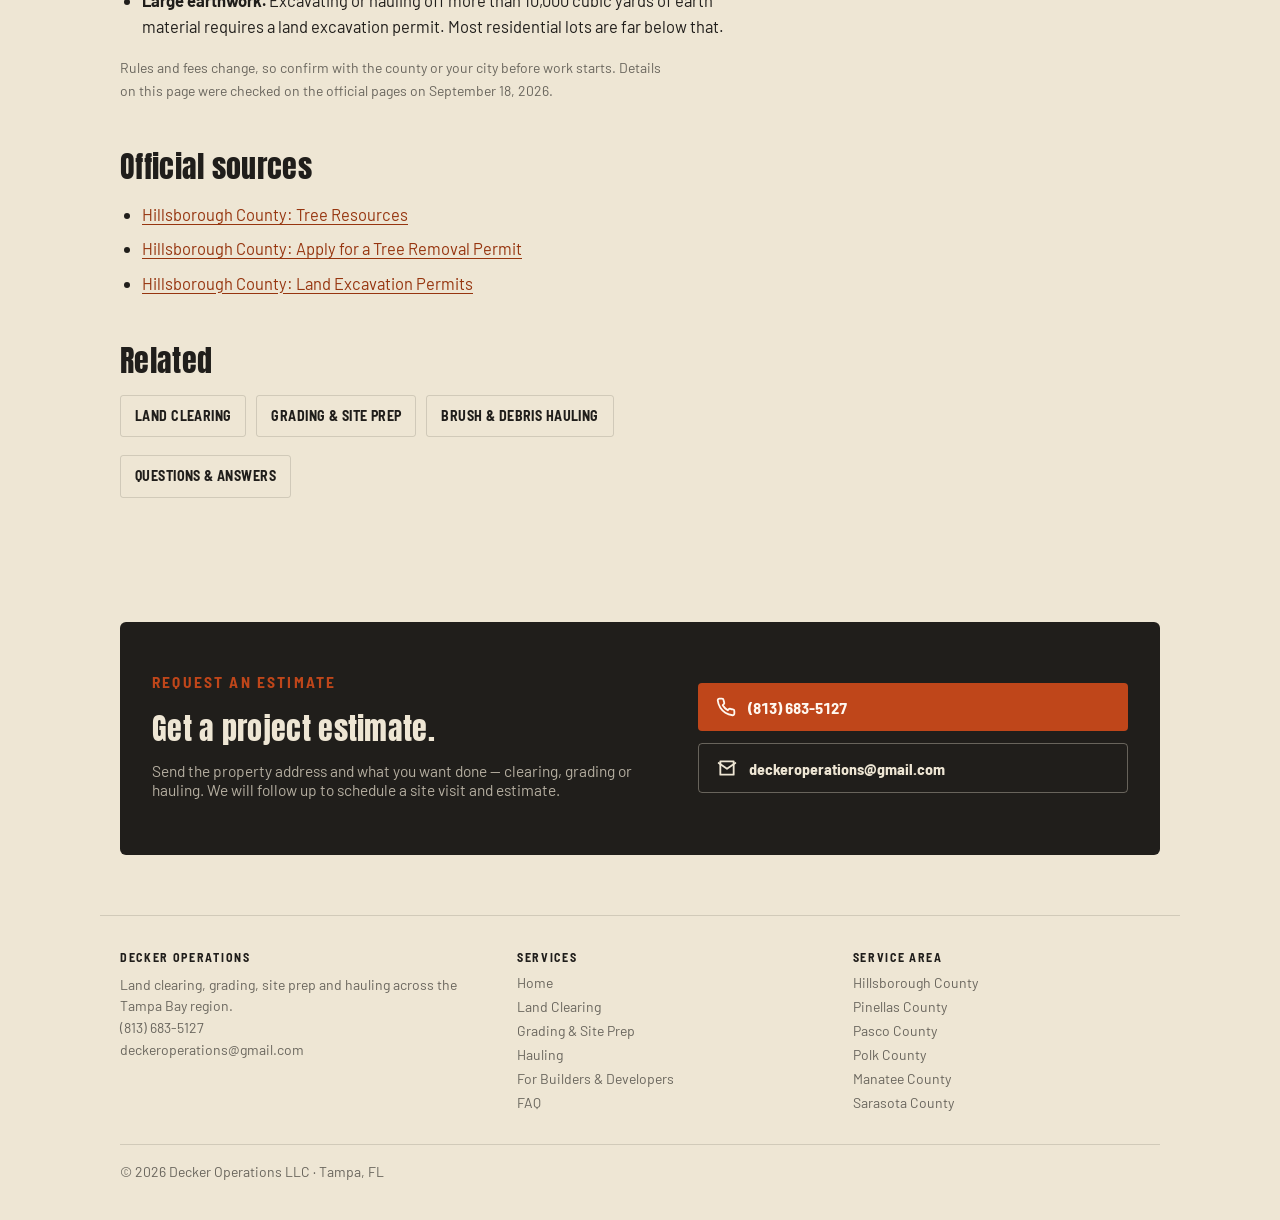
<file: land-clearing-hillsborough-county.html>
<!doctype html>
<html lang="en">
<head>
<meta charset="utf-8">
<meta name="viewport" content="width=device-width,initial-scale=1,viewport-fit=cover">
<title>Land Clearing Hillsborough County, FL | Decker Operations</title>
<meta name="description" content="Lot clearing, grading and haul-off in Hillsborough County, including Tampa, Brandon, Riverview and Plant City. Permit notes included. Call (813) 683-5127.">
<link rel="canonical" href="https://deckeroperations.com/land-clearing-hillsborough-county">
<meta property="og:type" content="website">
<meta property="og:site_name" content="Decker Operations">
<meta property="og:title" content="Land Clearing Hillsborough County, FL | Decker Operations">
<meta property="og:description" content="Lot clearing, grading and haul-off in Hillsborough County, including Tampa, Brandon, Riverview and Plant City. Permit notes included. Call (813) 683-5127.">
<meta property="og:url" content="https://deckeroperations.com/land-clearing-hillsborough-county">
<meta property="og:image" content="https://deckeroperations.com/images/og-share.jpg">
<meta property="og:image:width" content="1200">
<meta property="og:image:height" content="630">
<meta name="twitter:card" content="summary_large_image">
<script type="application/ld+json">{"@context":"https://schema.org","@graph":[{"@type":"BreadcrumbList","itemListElement":[{"@type":"ListItem","position":1,"name":"Home","item":"https://deckeroperations.com/"},{"@type":"ListItem","position":2,"name":"Hillsborough County","item":"https://deckeroperations.com/land-clearing-hillsborough-county"}]},{"@type":"Service","name":"Land clearing in Hillsborough County","serviceType":"Land clearing","provider":{"@type":"LocalBusiness","name":"Decker Operations","url":"https://deckeroperations.com/","telephone":"+1-813-683-5127","email":"deckeroperations@gmail.com"},"areaServed":[{"@type":"AdministrativeArea","name":"Hillsborough County, FL"}],"description":"Land clearing, grading and haul-off for residential lots and small acreage in Hillsborough County, FL."}]}</script>
<link rel="stylesheet" href="/subpage.css">
</head>
<body>
<a class="skip" href="#main">Skip to content</a>
<header>
  <div class="wrap header-row">
    <a class="brand" href="/">
      <svg class="mark" viewBox="0 0 40 40" fill="none" xmlns="http://www.w3.org/2000/svg" aria-hidden="true">
        <rect width="40" height="40" rx="4" fill="var(--rust)"/>
        <path d="M6 27 L14 15 L20 22 L26 11 L34 27" stroke="#fff8f0" stroke-width="2.6" fill="none" stroke-linecap="round" stroke-linejoin="round"/>
      </svg>
      <span class="brand-name">DECKER OPERATIONS<span>Land Clearing &amp; Site Work</span></span>
    </a>
    <nav class="links" aria-label="Main">
      <a href="/land-clearing-tampa">Land Clearing</a>
      <a href="/lot-grading-site-prep">Grading &amp; Site Prep</a>
      <a href="/brush-debris-hauling">Hauling</a>
      <a href="/builders-developers">For Builders</a>
      <a href="/faq">FAQ</a>
      <a href="/#contact">Contact</a>
    </nav>
    <a class="call-btn" href="tel:+18136835127">Call (813) 683-5127</a>
  </div>
</header>
<main id="main">
  <div class="wrap crumbs"><a href="/">Home</a> &nbsp;/&nbsp; Hillsborough County</div>
  <section class="page-hero" style="padding-block:22px 40px">
    <div class="wrap">
      <p class="eyebrow">Land Clearing &middot; Hillsborough County</p>
      <h1>Land clearing in Hillsborough County, FL</h1>
      <p class="lede">Hillsborough County is home territory: we are based in Tampa and clear, grade and haul for lots across the county with our own equipment and one crew.</p>
      <div class="hero-ctas">
        <a class="btn btn-primary" href="tel:+18136835127">Call (813) 683-5127</a>
        <a class="btn btn-ghost" href="mailto:deckeroperations@gmail.com">Email Us</a>
      </div>
    </div>
  </section>
  <div class="wrap content">
    <div class="prose">
      <h2>Land clearing in Hillsborough County</h2>
      <p>We are based in Tampa, so Hillsborough County is where we are closest to the work. We work with homeowners, builders, investors and agents to clear overgrown lots, prepare a parcel for construction, or get a property cleaned up before a sale.</p>
      <div class="figure-row"><figure><img src="/images/t-lot-before.jpg" alt="Overgrown vacant lot before land clearing" width="900" height="675" loading="lazy" decoding="async"><figcaption>An overgrown vacant lot before clearing</figcaption></figure><figure><img src="/images/t-lot-cleared.jpg" alt="Lot cleared and graded, ready for construction" width="900" height="675" loading="lazy" decoding="async"><figcaption>A lot cleared and graded, ready for construction</figcaption></figure></div>
      <h2>What we do here</h2>
      <ul>
        <li><a href="/land-clearing-tampa">Land clearing</a>: brush, small trees and undergrowth cleared from residential lots and small acreage</li>
        <li><a href="/lot-grading-site-prep">Grading and site prep</a>: building pads, driveway approaches and drainage areas, to the plan you provide</li>
        <li><a href="/brush-debris-hauling">Hauling</a>: cleared material and debris taken off with our own truck and dump trailer</li>
      </ul>
      <h2>Where we work in Hillsborough County</h2>
      <p>Tampa, Brandon, Riverview, Plant City, Temple Terrace, Lutz, Seffner, Valrico, Ruskin, Apollo Beach, Sun City Center, Thonotosassa, Dover, Lithia and the surrounding communities.</p>
      <h2>Permits and rules in Hillsborough County</h2>
      <ul>
        <li><strong>Unincorporated Hillsborough County.</strong> The county lists a Land Alteration and Landscaping permit as required before clearing residential land, and a natural resources permit before clearing commercial sites and subdivisions. Tree removal permits are handled through the county&#8217;s online portal, some species are exempt, and Grand Oaks have stricter rules.</li>
        <li><strong>Tampa, Plant City and Temple Terrace.</strong> Properties inside these cities follow the city&#8217;s own tree removal rules. Contact the city directly.</li>
        <li><strong>Large earthwork.</strong> Excavating or hauling off more than 10,000 cubic yards of earth material requires a land excavation permit. Most residential lots are far below that.</li>
      </ul>
      <p class="note">Rules and fees change, so confirm with the county or your city before work starts. Details on this page were checked on the official pages on September 18, 2026.</p>
      <h2>Official sources</h2>
      <ul><li><a href="https://hcfl.gov/businesses/permits-and-records/natural-resources/tree-resources" rel="noopener">Hillsborough County: Tree Resources</a></li><li><a href="https://hcfl.gov/businesses/permits-and-records/natural-resources/apply-for-a-tree-removal-permit" rel="noopener">Hillsborough County: Apply for a Tree Removal Permit</a></li><li><a href="https://hcfl.gov/businesses/permits-and-records/permits/land-excavation-permits" rel="noopener">Hillsborough County: Land Excavation Permits</a></li></ul>
      <h2>Related</h2>
      <ul class="related"><li><a href="/land-clearing-tampa">Land clearing</a></li><li><a href="/lot-grading-site-prep">Grading &amp; site prep</a></li><li><a href="/brush-debris-hauling">Brush &amp; debris hauling</a></li><li><a href="/faq">Questions &amp; answers</a></li></ul>
    </div>
    <aside class="side">
        <div class="card"><h3>Quick facts</h3><ul><li><b>Service</b>Land clearing, grading, hauling</li><li><b>County</b>Hillsborough County, FL</li><li><b>Equipment</b>2023 John Deere 325G, 2018 Ford F&#8209;350, 16&times;7&times;5 ft dump trailer</li><li><b>Estimate</b>After a site visit</li></ul></div>
        <div class="card"><h3>Ready for a quote?</h3>
          <p style="margin:0 0 10px;font-size:15px;line-height:1.5;color:var(--text-muted)">Send the address and scope. We schedule a site visit and follow up with an estimate.</p>
          <a class="btn btn-primary" href="tel:+18136835127">Call (813) 683-5127</a>
          <a class="btn btn-ghost" href="mailto:deckeroperations@gmail.com">Email us</a></div>
      </aside>
  </div>
  <section id="contact">
    <div class="wrap">
      <div class="contact-box">
        <div>
          <p class="eyebrow" style="color:var(--rust);">Request an Estimate</p>
          <h2>Get a project estimate.</h2>
          <p>Send the property address and what you want done — clearing, grading or hauling. We will follow up to schedule a site visit and estimate.</p>
        </div>
        <div class="contact-actions">
          <a class="tel" href="tel:+18136835127">
            <svg viewBox="0 0 24 24" fill="none" stroke="currentColor" stroke-width="2.2" stroke-linecap="round" stroke-linejoin="round" aria-hidden="true"><path d="M22 16.92v3a2 2 0 0 1-2.18 2 19.79 19.79 0 0 1-8.63-3.07 19.5 19.5 0 0 1-6-6 19.79 19.79 0 0 1-3.07-8.67A2 2 0 0 1 4.11 2h3a2 2 0 0 1 2 1.72c.127.96.362 1.903.7 2.81a2 2 0 0 1-.45 2.11L8.09 9.91a16 16 0 0 0 6 6l1.27-1.27a2 2 0 0 1 2.11-.45c.907.338 1.85.573 2.81.7A2 2 0 0 1 22 16.92z"/></svg>
            <span class="tabular">(813) 683-5127</span>
          </a>
          <a class="mail" href="mailto:deckeroperations@gmail.com">
            <svg viewBox="0 0 24 24" fill="none" stroke="currentColor" stroke-width="2.2" stroke-linecap="round" stroke-linejoin="round" aria-hidden="true"><path d="M4 4h16v16H4z"/><path d="m22 6-10 7L2 6"/></svg>
            deckeroperations@gmail.com
          </a>
        </div>
      </div>
    </div>
  </section>
</main>
<footer class="site-foot wrap">
  <div class="cols">
    <div>
      <h4>Decker Operations</h4>
      <p style="margin:0;line-height:1.55">Land clearing, grading, site prep and hauling across the Tampa Bay region.<br>
      <a href="tel:+18136835127">(813) 683-5127</a><br><a href="mailto:deckeroperations@gmail.com">deckeroperations@gmail.com</a></p>
    </div>
    <div><h4>Services</h4><ul><li><a href="/">Home</a></li><li><a href="/land-clearing-tampa">Land Clearing</a></li><li><a href="/lot-grading-site-prep">Grading &amp; Site Prep</a></li><li><a href="/brush-debris-hauling">Hauling</a></li><li><a href="/builders-developers">For Builders &amp; Developers</a></li><li><a href="/faq">FAQ</a></li></ul></div>
    <div><h4>Service area</h4><ul><li><a href="/land-clearing-hillsborough-county">Hillsborough County</a></li><li><a href="/land-clearing-pinellas-county">Pinellas County</a></li><li><a href="/land-clearing-pasco-county">Pasco County</a></li><li>Polk County</li><li><a href="/land-clearing-manatee-county">Manatee County</a></li><li>Sarasota County</li></ul></div>
  </div>
  <div class="fine"><span>&copy; <span id="yr"></span> Decker Operations LLC &middot; Tampa, FL</span></div>
</footer>
<script>try{document.getElementById('yr').textContent=new Date().getFullYear();}catch(e){}</script>
</body>
</html>
</file>
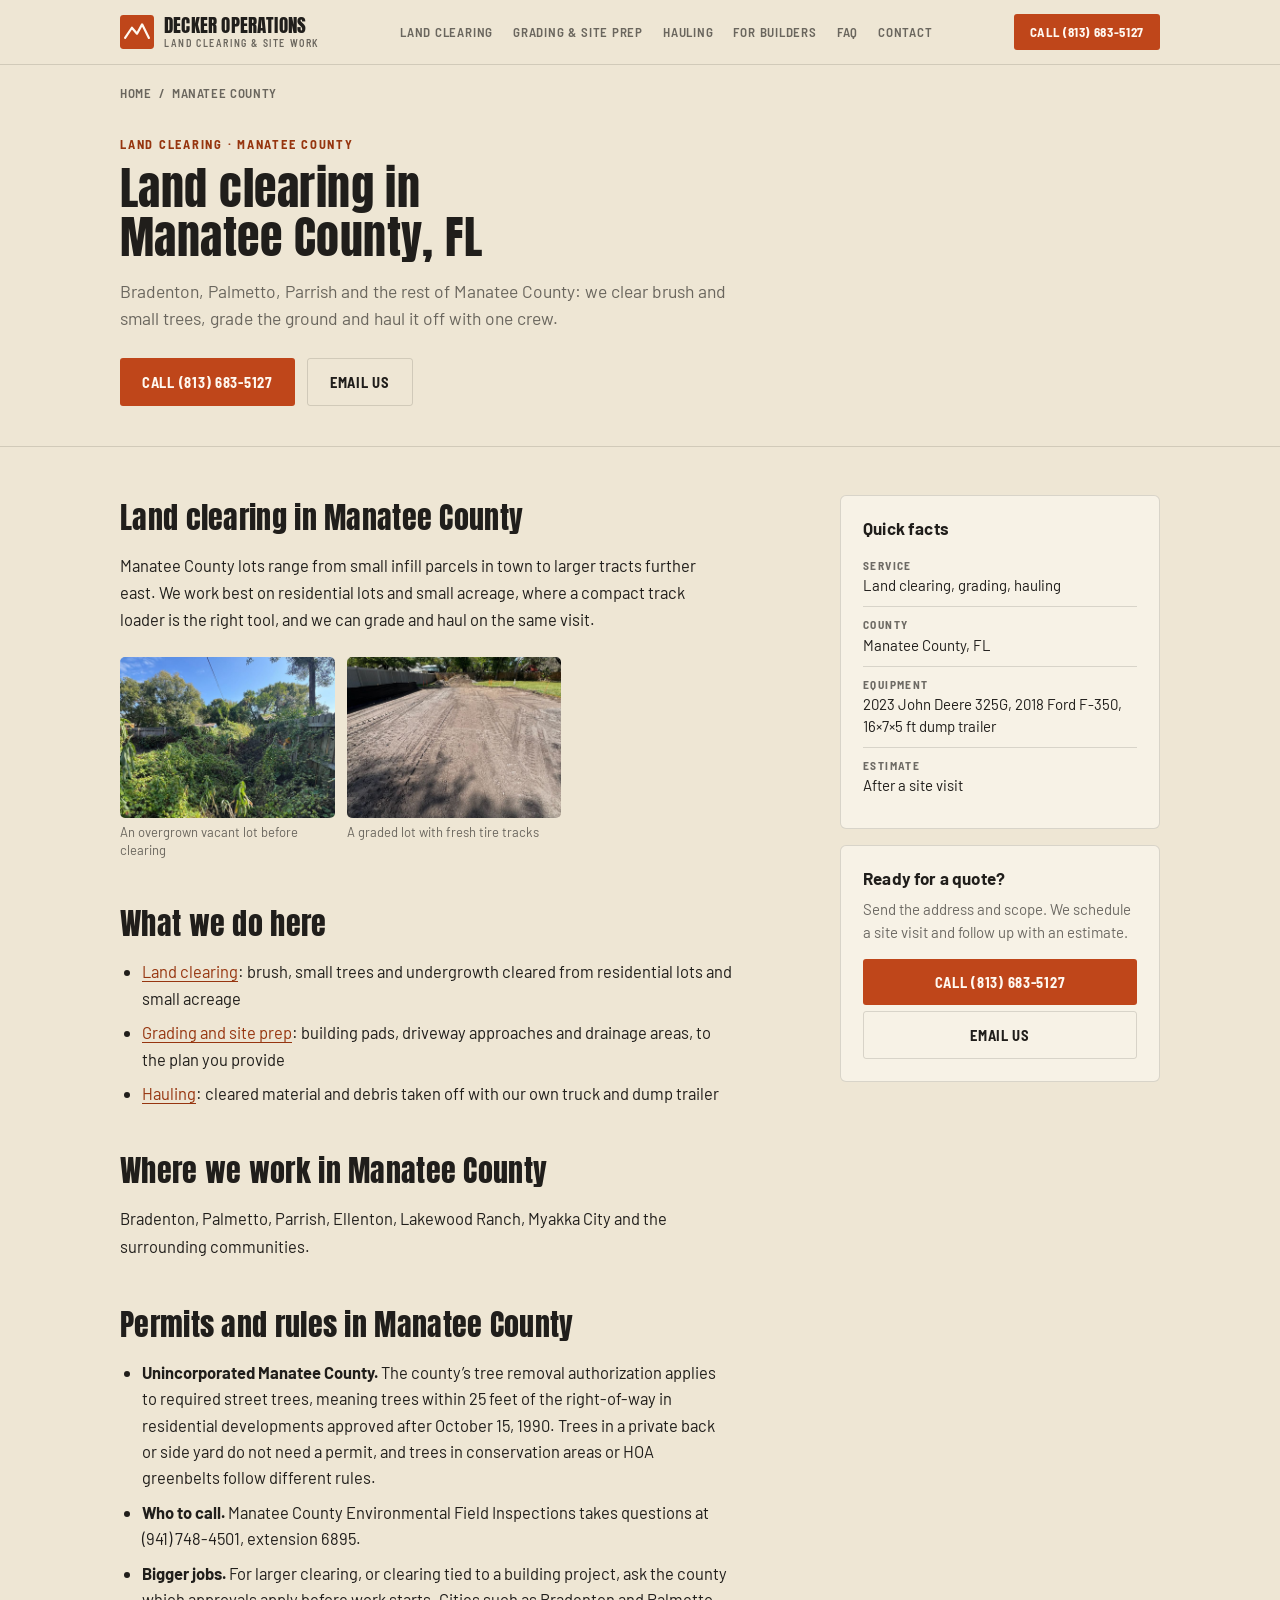
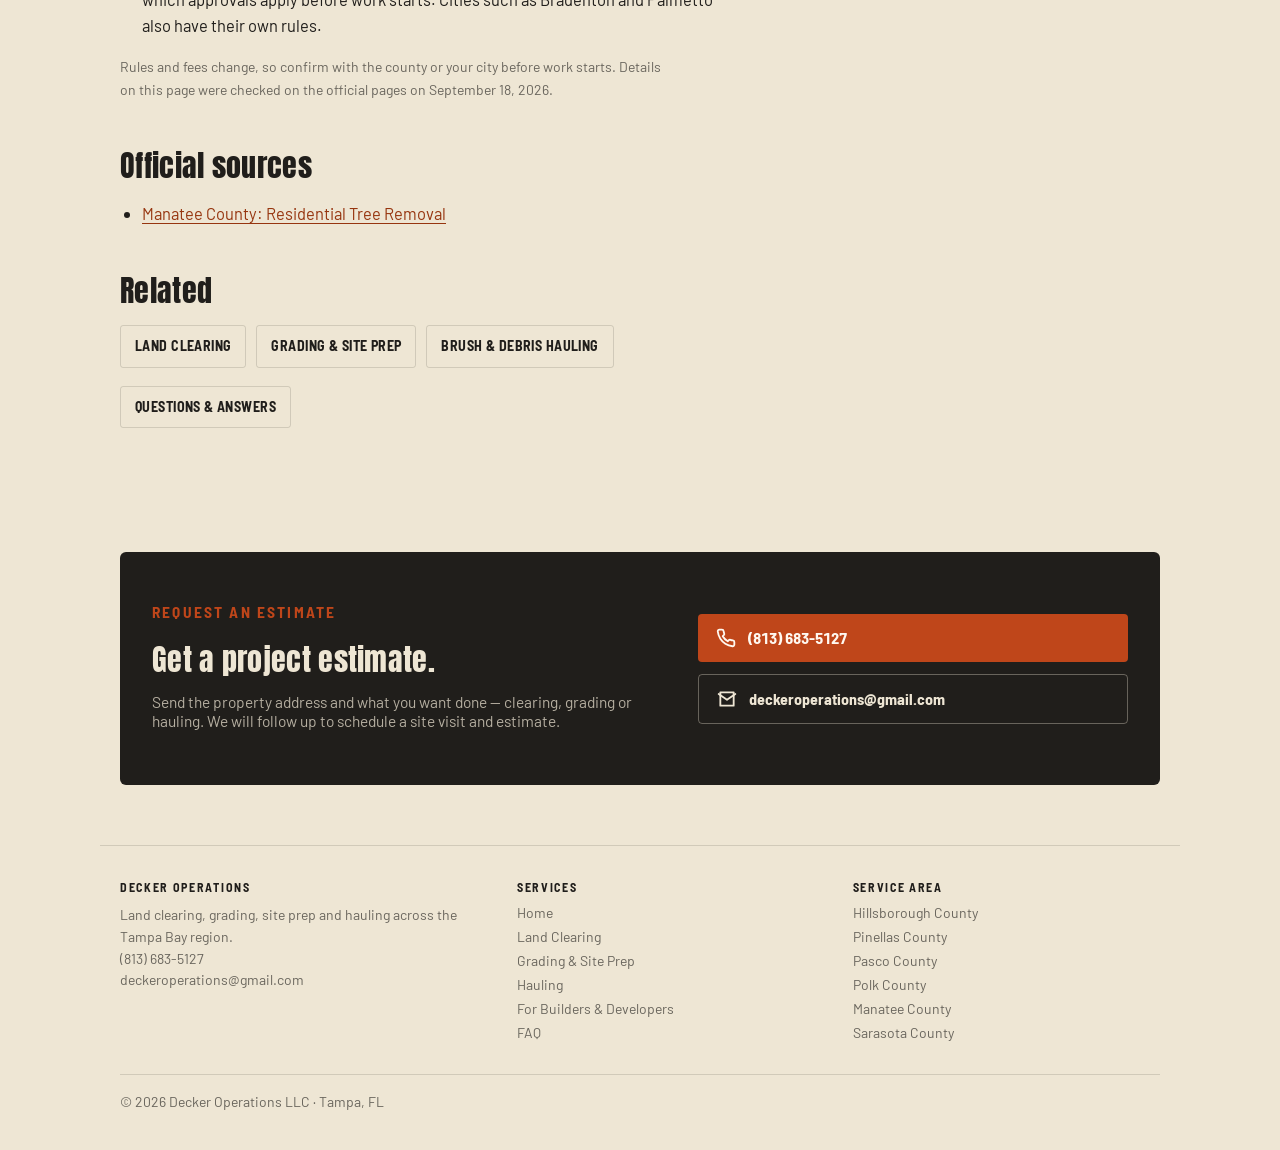
<file: land-clearing-manatee-county.html>
<!doctype html>
<html lang="en">
<head>
<meta charset="utf-8">
<meta name="viewport" content="width=device-width,initial-scale=1,viewport-fit=cover">
<title>Land Clearing Manatee County, FL | Decker Operations</title>
<meta name="description" content="Lot clearing, grading and haul-off in Manatee County, including Bradenton, Parrish, Palmetto and Ellenton. Call (813) 683-5127.">
<link rel="canonical" href="https://deckeroperations.com/land-clearing-manatee-county">
<meta property="og:type" content="website">
<meta property="og:site_name" content="Decker Operations">
<meta property="og:title" content="Land Clearing Manatee County, FL | Decker Operations">
<meta property="og:description" content="Lot clearing, grading and haul-off in Manatee County, including Bradenton, Parrish, Palmetto and Ellenton. Call (813) 683-5127.">
<meta property="og:url" content="https://deckeroperations.com/land-clearing-manatee-county">
<meta property="og:image" content="https://deckeroperations.com/images/og-share.jpg">
<meta property="og:image:width" content="1200">
<meta property="og:image:height" content="630">
<meta name="twitter:card" content="summary_large_image">
<script type="application/ld+json">{"@context":"https://schema.org","@graph":[{"@type":"BreadcrumbList","itemListElement":[{"@type":"ListItem","position":1,"name":"Home","item":"https://deckeroperations.com/"},{"@type":"ListItem","position":2,"name":"Manatee County","item":"https://deckeroperations.com/land-clearing-manatee-county"}]},{"@type":"Service","name":"Land clearing in Manatee County","serviceType":"Land clearing","provider":{"@type":"LocalBusiness","name":"Decker Operations","url":"https://deckeroperations.com/","telephone":"+1-813-683-5127","email":"deckeroperations@gmail.com"},"areaServed":[{"@type":"AdministrativeArea","name":"Manatee County, FL"}],"description":"Land clearing, grading and haul-off for residential lots and small acreage in Manatee County, FL."}]}</script>
<link rel="stylesheet" href="/subpage.css">
</head>
<body>
<a class="skip" href="#main">Skip to content</a>
<header>
  <div class="wrap header-row">
    <a class="brand" href="/">
      <svg class="mark" viewBox="0 0 40 40" fill="none" xmlns="http://www.w3.org/2000/svg" aria-hidden="true">
        <rect width="40" height="40" rx="4" fill="var(--rust)"/>
        <path d="M6 27 L14 15 L20 22 L26 11 L34 27" stroke="#fff8f0" stroke-width="2.6" fill="none" stroke-linecap="round" stroke-linejoin="round"/>
      </svg>
      <span class="brand-name">DECKER OPERATIONS<span>Land Clearing &amp; Site Work</span></span>
    </a>
    <nav class="links" aria-label="Main">
      <a href="/land-clearing-tampa">Land Clearing</a>
      <a href="/lot-grading-site-prep">Grading &amp; Site Prep</a>
      <a href="/brush-debris-hauling">Hauling</a>
      <a href="/builders-developers">For Builders</a>
      <a href="/faq">FAQ</a>
      <a href="/#contact">Contact</a>
    </nav>
    <a class="call-btn" href="tel:+18136835127">Call (813) 683-5127</a>
  </div>
</header>
<main id="main">
  <div class="wrap crumbs"><a href="/">Home</a> &nbsp;/&nbsp; Manatee County</div>
  <section class="page-hero" style="padding-block:22px 40px">
    <div class="wrap">
      <p class="eyebrow">Land Clearing &middot; Manatee County</p>
      <h1>Land clearing in Manatee County, FL</h1>
      <p class="lede">Bradenton, Palmetto, Parrish and the rest of Manatee County: we clear brush and small trees, grade the ground and haul it off with one crew.</p>
      <div class="hero-ctas">
        <a class="btn btn-primary" href="tel:+18136835127">Call (813) 683-5127</a>
        <a class="btn btn-ghost" href="mailto:deckeroperations@gmail.com">Email Us</a>
      </div>
    </div>
  </section>
  <div class="wrap content">
    <div class="prose">
      <h2>Land clearing in Manatee County</h2>
      <p>Manatee County lots range from small infill parcels in town to larger tracts further east. We work best on residential lots and small acreage, where a compact track loader is the right tool, and we can grade and haul on the same visit.</p>
      <div class="figure-row"><figure><img src="/images/t-lot-before.jpg" alt="Overgrown vacant lot before land clearing" width="900" height="675" loading="lazy" decoding="async"><figcaption>An overgrown vacant lot before clearing</figcaption></figure><figure><img src="/images/t-grading-2.jpg" alt="Graded lot with visible tire tracks" width="900" height="675" loading="lazy" decoding="async"><figcaption>A graded lot with fresh tire tracks</figcaption></figure></div>
      <h2>What we do here</h2>
      <ul>
        <li><a href="/land-clearing-tampa">Land clearing</a>: brush, small trees and undergrowth cleared from residential lots and small acreage</li>
        <li><a href="/lot-grading-site-prep">Grading and site prep</a>: building pads, driveway approaches and drainage areas, to the plan you provide</li>
        <li><a href="/brush-debris-hauling">Hauling</a>: cleared material and debris taken off with our own truck and dump trailer</li>
      </ul>
      <h2>Where we work in Manatee County</h2>
      <p>Bradenton, Palmetto, Parrish, Ellenton, Lakewood Ranch, Myakka City and the surrounding communities.</p>
      <h2>Permits and rules in Manatee County</h2>
      <ul>
        <li><strong>Unincorporated Manatee County.</strong> The county&#8217;s tree removal authorization applies to required street trees, meaning trees within 25 feet of the right-of-way in residential developments approved after October 15, 1990. Trees in a private back or side yard do not need a permit, and trees in conservation areas or HOA greenbelts follow different rules.</li>
        <li><strong>Who to call.</strong> Manatee County Environmental Field Inspections takes questions at (941) 748-4501, extension 6895.</li>
        <li><strong>Bigger jobs.</strong> For larger clearing, or clearing tied to a building project, ask the county which approvals apply before work starts. Cities such as Bradenton and Palmetto also have their own rules.</li>
      </ul>
      <p class="note">Rules and fees change, so confirm with the county or your city before work starts. Details on this page were checked on the official pages on September 18, 2026.</p>
      <h2>Official sources</h2>
      <ul><li><a href="https://www.mymanatee.org/connect/news-and-information/news-and-information/article-detail/environmental-review-section-posts/2025/02/14/residential-tree-removal" rel="noopener">Manatee County: Residential Tree Removal</a></li></ul>
      <h2>Related</h2>
      <ul class="related"><li><a href="/land-clearing-tampa">Land clearing</a></li><li><a href="/lot-grading-site-prep">Grading &amp; site prep</a></li><li><a href="/brush-debris-hauling">Brush &amp; debris hauling</a></li><li><a href="/faq">Questions &amp; answers</a></li></ul>
    </div>
    <aside class="side">
        <div class="card"><h3>Quick facts</h3><ul><li><b>Service</b>Land clearing, grading, hauling</li><li><b>County</b>Manatee County, FL</li><li><b>Equipment</b>2023 John Deere 325G, 2018 Ford F&#8209;350, 16&times;7&times;5 ft dump trailer</li><li><b>Estimate</b>After a site visit</li></ul></div>
        <div class="card"><h3>Ready for a quote?</h3>
          <p style="margin:0 0 10px;font-size:15px;line-height:1.5;color:var(--text-muted)">Send the address and scope. We schedule a site visit and follow up with an estimate.</p>
          <a class="btn btn-primary" href="tel:+18136835127">Call (813) 683-5127</a>
          <a class="btn btn-ghost" href="mailto:deckeroperations@gmail.com">Email us</a></div>
      </aside>
  </div>
  <section id="contact">
    <div class="wrap">
      <div class="contact-box">
        <div>
          <p class="eyebrow" style="color:var(--rust);">Request an Estimate</p>
          <h2>Get a project estimate.</h2>
          <p>Send the property address and what you want done — clearing, grading or hauling. We will follow up to schedule a site visit and estimate.</p>
        </div>
        <div class="contact-actions">
          <a class="tel" href="tel:+18136835127">
            <svg viewBox="0 0 24 24" fill="none" stroke="currentColor" stroke-width="2.2" stroke-linecap="round" stroke-linejoin="round" aria-hidden="true"><path d="M22 16.92v3a2 2 0 0 1-2.18 2 19.79 19.79 0 0 1-8.63-3.07 19.5 19.5 0 0 1-6-6 19.79 19.79 0 0 1-3.07-8.67A2 2 0 0 1 4.11 2h3a2 2 0 0 1 2 1.72c.127.96.362 1.903.7 2.81a2 2 0 0 1-.45 2.11L8.09 9.91a16 16 0 0 0 6 6l1.27-1.27a2 2 0 0 1 2.11-.45c.907.338 1.85.573 2.81.7A2 2 0 0 1 22 16.92z"/></svg>
            <span class="tabular">(813) 683-5127</span>
          </a>
          <a class="mail" href="mailto:deckeroperations@gmail.com">
            <svg viewBox="0 0 24 24" fill="none" stroke="currentColor" stroke-width="2.2" stroke-linecap="round" stroke-linejoin="round" aria-hidden="true"><path d="M4 4h16v16H4z"/><path d="m22 6-10 7L2 6"/></svg>
            deckeroperations@gmail.com
          </a>
        </div>
      </div>
    </div>
  </section>
</main>
<footer class="site-foot wrap">
  <div class="cols">
    <div>
      <h4>Decker Operations</h4>
      <p style="margin:0;line-height:1.55">Land clearing, grading, site prep and hauling across the Tampa Bay region.<br>
      <a href="tel:+18136835127">(813) 683-5127</a><br><a href="mailto:deckeroperations@gmail.com">deckeroperations@gmail.com</a></p>
    </div>
    <div><h4>Services</h4><ul><li><a href="/">Home</a></li><li><a href="/land-clearing-tampa">Land Clearing</a></li><li><a href="/lot-grading-site-prep">Grading &amp; Site Prep</a></li><li><a href="/brush-debris-hauling">Hauling</a></li><li><a href="/builders-developers">For Builders &amp; Developers</a></li><li><a href="/faq">FAQ</a></li></ul></div>
    <div><h4>Service area</h4><ul><li><a href="/land-clearing-hillsborough-county">Hillsborough County</a></li><li><a href="/land-clearing-pinellas-county">Pinellas County</a></li><li><a href="/land-clearing-pasco-county">Pasco County</a></li><li>Polk County</li><li><a href="/land-clearing-manatee-county">Manatee County</a></li><li>Sarasota County</li></ul></div>
  </div>
  <div class="fine"><span>&copy; <span id="yr"></span> Decker Operations LLC &middot; Tampa, FL</span></div>
</footer>
<script>try{document.getElementById('yr').textContent=new Date().getFullYear();}catch(e){}</script>
</body>
</html>
</file>
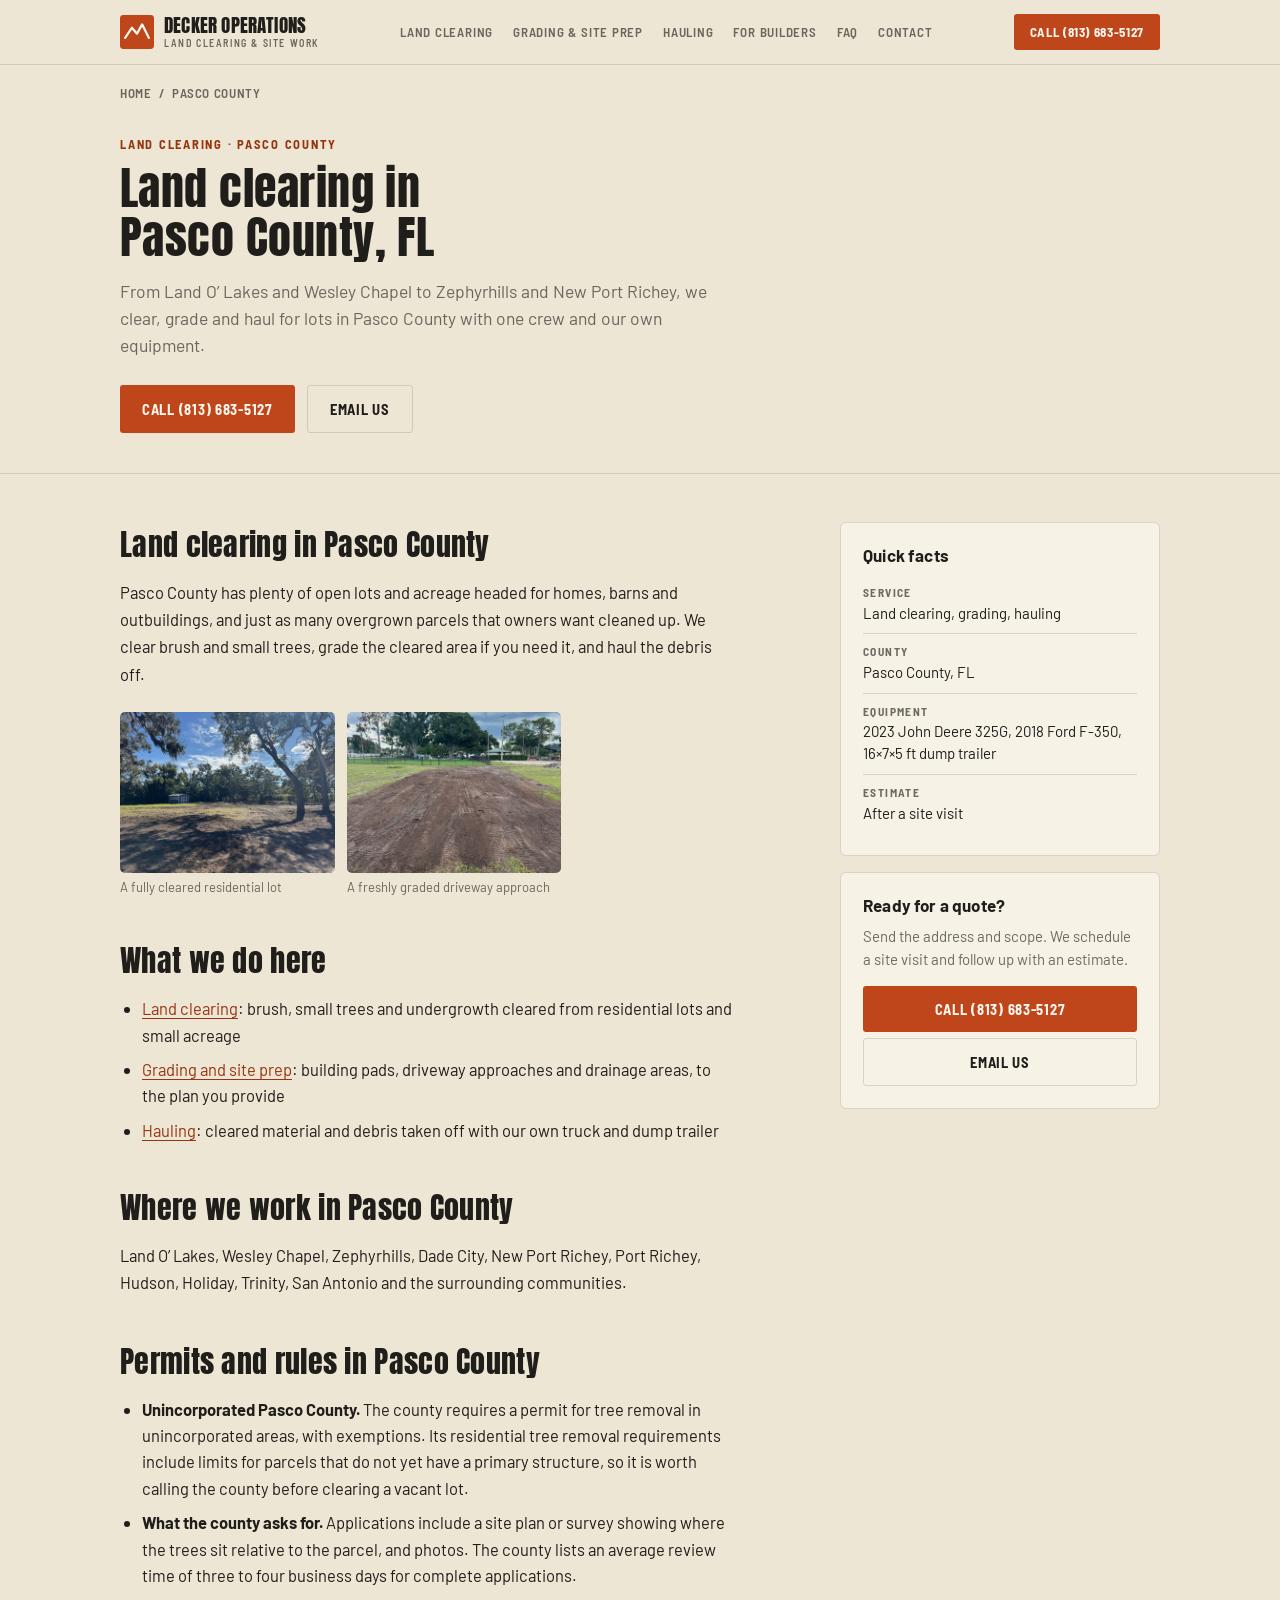
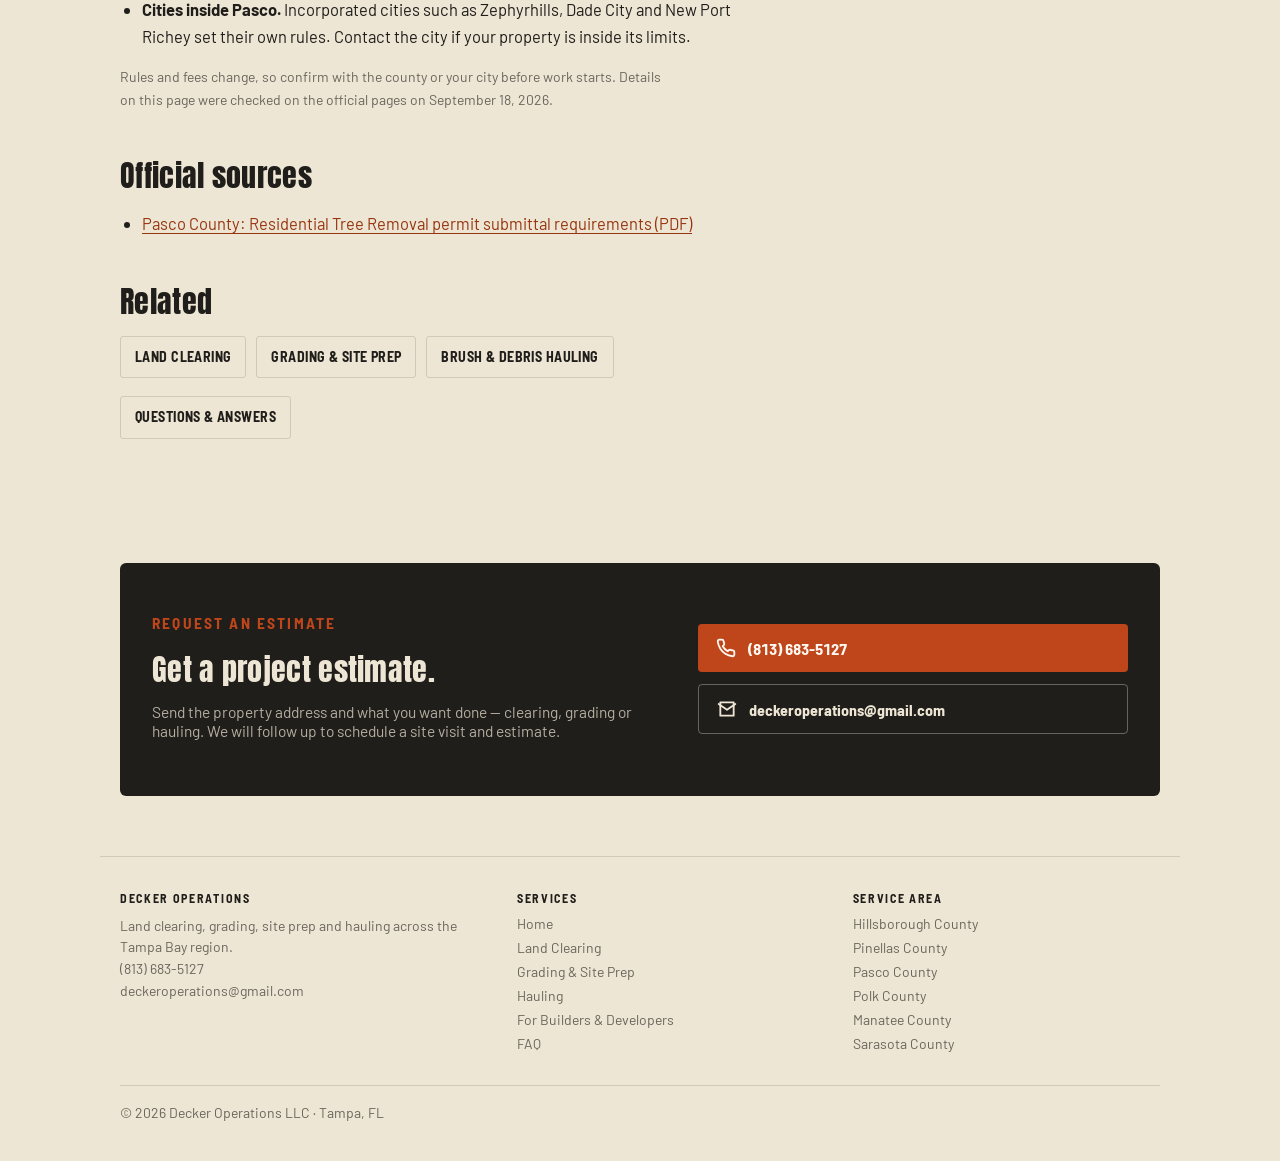
<file: land-clearing-pasco-county.html>
<!doctype html>
<html lang="en">
<head>
<meta charset="utf-8">
<meta name="viewport" content="width=device-width,initial-scale=1,viewport-fit=cover">
<title>Land Clearing Pasco County, FL | Decker Operations</title>
<meta name="description" content="Lot clearing, grading and haul-off in Pasco County, including Land O&#x27; Lakes, Wesley Chapel, Zephyrhills and New Port Richey. Call (813) 683-5127.">
<link rel="canonical" href="https://deckeroperations.com/land-clearing-pasco-county">
<meta property="og:type" content="website">
<meta property="og:site_name" content="Decker Operations">
<meta property="og:title" content="Land Clearing Pasco County, FL | Decker Operations">
<meta property="og:description" content="Lot clearing, grading and haul-off in Pasco County, including Land O&#x27; Lakes, Wesley Chapel, Zephyrhills and New Port Richey. Call (813) 683-5127.">
<meta property="og:url" content="https://deckeroperations.com/land-clearing-pasco-county">
<meta property="og:image" content="https://deckeroperations.com/images/og-share.jpg">
<meta property="og:image:width" content="1200">
<meta property="og:image:height" content="630">
<meta name="twitter:card" content="summary_large_image">
<script type="application/ld+json">{"@context":"https://schema.org","@graph":[{"@type":"BreadcrumbList","itemListElement":[{"@type":"ListItem","position":1,"name":"Home","item":"https://deckeroperations.com/"},{"@type":"ListItem","position":2,"name":"Pasco County","item":"https://deckeroperations.com/land-clearing-pasco-county"}]},{"@type":"Service","name":"Land clearing in Pasco County","serviceType":"Land clearing","provider":{"@type":"LocalBusiness","name":"Decker Operations","url":"https://deckeroperations.com/","telephone":"+1-813-683-5127","email":"deckeroperations@gmail.com"},"areaServed":[{"@type":"AdministrativeArea","name":"Pasco County, FL"}],"description":"Land clearing, grading and haul-off for residential lots and small acreage in Pasco County, FL."}]}</script>
<link rel="stylesheet" href="/subpage.css">
</head>
<body>
<a class="skip" href="#main">Skip to content</a>
<header>
  <div class="wrap header-row">
    <a class="brand" href="/">
      <svg class="mark" viewBox="0 0 40 40" fill="none" xmlns="http://www.w3.org/2000/svg" aria-hidden="true">
        <rect width="40" height="40" rx="4" fill="var(--rust)"/>
        <path d="M6 27 L14 15 L20 22 L26 11 L34 27" stroke="#fff8f0" stroke-width="2.6" fill="none" stroke-linecap="round" stroke-linejoin="round"/>
      </svg>
      <span class="brand-name">DECKER OPERATIONS<span>Land Clearing &amp; Site Work</span></span>
    </a>
    <nav class="links" aria-label="Main">
      <a href="/land-clearing-tampa">Land Clearing</a>
      <a href="/lot-grading-site-prep">Grading &amp; Site Prep</a>
      <a href="/brush-debris-hauling">Hauling</a>
      <a href="/builders-developers">For Builders</a>
      <a href="/faq">FAQ</a>
      <a href="/#contact">Contact</a>
    </nav>
    <a class="call-btn" href="tel:+18136835127">Call (813) 683-5127</a>
  </div>
</header>
<main id="main">
  <div class="wrap crumbs"><a href="/">Home</a> &nbsp;/&nbsp; Pasco County</div>
  <section class="page-hero" style="padding-block:22px 40px">
    <div class="wrap">
      <p class="eyebrow">Land Clearing &middot; Pasco County</p>
      <h1>Land clearing in Pasco County, FL</h1>
      <p class="lede">From Land O&#8217; Lakes and Wesley Chapel to Zephyrhills and New Port Richey, we clear, grade and haul for lots in Pasco County with one crew and our own equipment.</p>
      <div class="hero-ctas">
        <a class="btn btn-primary" href="tel:+18136835127">Call (813) 683-5127</a>
        <a class="btn btn-ghost" href="mailto:deckeroperations@gmail.com">Email Us</a>
      </div>
    </div>
  </section>
  <div class="wrap content">
    <div class="prose">
      <h2>Land clearing in Pasco County</h2>
      <p>Pasco County has plenty of open lots and acreage headed for homes, barns and outbuildings, and just as many overgrown parcels that owners want cleaned up. We clear brush and small trees, grade the cleared area if you need it, and haul the debris off.</p>
      <div class="figure-row"><figure><img src="/images/t-site-cleared.jpg" alt="Fully cleared residential lot with shed" width="900" height="675" loading="lazy" decoding="async"><figcaption>A fully cleared residential lot</figcaption></figure><figure><img src="/images/t-grading-3.jpg" alt="Freshly graded driveway approach" width="900" height="675" loading="lazy" decoding="async"><figcaption>A freshly graded driveway approach</figcaption></figure></div>
      <h2>What we do here</h2>
      <ul>
        <li><a href="/land-clearing-tampa">Land clearing</a>: brush, small trees and undergrowth cleared from residential lots and small acreage</li>
        <li><a href="/lot-grading-site-prep">Grading and site prep</a>: building pads, driveway approaches and drainage areas, to the plan you provide</li>
        <li><a href="/brush-debris-hauling">Hauling</a>: cleared material and debris taken off with our own truck and dump trailer</li>
      </ul>
      <h2>Where we work in Pasco County</h2>
      <p>Land O&#8217; Lakes, Wesley Chapel, Zephyrhills, Dade City, New Port Richey, Port Richey, Hudson, Holiday, Trinity, San Antonio and the surrounding communities.</p>
      <h2>Permits and rules in Pasco County</h2>
      <ul>
        <li><strong>Unincorporated Pasco County.</strong> The county requires a permit for tree removal in unincorporated areas, with exemptions. Its residential tree removal requirements include limits for parcels that do not yet have a primary structure, so it is worth calling the county before clearing a vacant lot.</li>
        <li><strong>What the county asks for.</strong> Applications include a site plan or survey showing where the trees sit relative to the parcel, and photos. The county lists an average review time of three to four business days for complete applications.</li>
        <li><strong>Cities inside Pasco.</strong> Incorporated cities such as Zephyrhills, Dade City and New Port Richey set their own rules. Contact the city if your property is inside its limits.</li>
      </ul>
      <p class="note">Rules and fees change, so confirm with the county or your city before work starts. Details on this page were checked on the official pages on September 18, 2026.</p>
      <h2>Official sources</h2>
      <ul><li><a href="https://cms1files.revize.com/pasco/Documents/Services/Building%20Construction/Permits%20And%20Forms/Residential%20Permits/Residential%20Tree%20Removal_WCAG.pdf" rel="noopener">Pasco County: Residential Tree Removal permit submittal requirements (PDF)</a></li></ul>
      <h2>Related</h2>
      <ul class="related"><li><a href="/land-clearing-tampa">Land clearing</a></li><li><a href="/lot-grading-site-prep">Grading &amp; site prep</a></li><li><a href="/brush-debris-hauling">Brush &amp; debris hauling</a></li><li><a href="/faq">Questions &amp; answers</a></li></ul>
    </div>
    <aside class="side">
        <div class="card"><h3>Quick facts</h3><ul><li><b>Service</b>Land clearing, grading, hauling</li><li><b>County</b>Pasco County, FL</li><li><b>Equipment</b>2023 John Deere 325G, 2018 Ford F&#8209;350, 16&times;7&times;5 ft dump trailer</li><li><b>Estimate</b>After a site visit</li></ul></div>
        <div class="card"><h3>Ready for a quote?</h3>
          <p style="margin:0 0 10px;font-size:15px;line-height:1.5;color:var(--text-muted)">Send the address and scope. We schedule a site visit and follow up with an estimate.</p>
          <a class="btn btn-primary" href="tel:+18136835127">Call (813) 683-5127</a>
          <a class="btn btn-ghost" href="mailto:deckeroperations@gmail.com">Email us</a></div>
      </aside>
  </div>
  <section id="contact">
    <div class="wrap">
      <div class="contact-box">
        <div>
          <p class="eyebrow" style="color:var(--rust);">Request an Estimate</p>
          <h2>Get a project estimate.</h2>
          <p>Send the property address and what you want done — clearing, grading or hauling. We will follow up to schedule a site visit and estimate.</p>
        </div>
        <div class="contact-actions">
          <a class="tel" href="tel:+18136835127">
            <svg viewBox="0 0 24 24" fill="none" stroke="currentColor" stroke-width="2.2" stroke-linecap="round" stroke-linejoin="round" aria-hidden="true"><path d="M22 16.92v3a2 2 0 0 1-2.18 2 19.79 19.79 0 0 1-8.63-3.07 19.5 19.5 0 0 1-6-6 19.79 19.79 0 0 1-3.07-8.67A2 2 0 0 1 4.11 2h3a2 2 0 0 1 2 1.72c.127.96.362 1.903.7 2.81a2 2 0 0 1-.45 2.11L8.09 9.91a16 16 0 0 0 6 6l1.27-1.27a2 2 0 0 1 2.11-.45c.907.338 1.85.573 2.81.7A2 2 0 0 1 22 16.92z"/></svg>
            <span class="tabular">(813) 683-5127</span>
          </a>
          <a class="mail" href="mailto:deckeroperations@gmail.com">
            <svg viewBox="0 0 24 24" fill="none" stroke="currentColor" stroke-width="2.2" stroke-linecap="round" stroke-linejoin="round" aria-hidden="true"><path d="M4 4h16v16H4z"/><path d="m22 6-10 7L2 6"/></svg>
            deckeroperations@gmail.com
          </a>
        </div>
      </div>
    </div>
  </section>
</main>
<footer class="site-foot wrap">
  <div class="cols">
    <div>
      <h4>Decker Operations</h4>
      <p style="margin:0;line-height:1.55">Land clearing, grading, site prep and hauling across the Tampa Bay region.<br>
      <a href="tel:+18136835127">(813) 683-5127</a><br><a href="mailto:deckeroperations@gmail.com">deckeroperations@gmail.com</a></p>
    </div>
    <div><h4>Services</h4><ul><li><a href="/">Home</a></li><li><a href="/land-clearing-tampa">Land Clearing</a></li><li><a href="/lot-grading-site-prep">Grading &amp; Site Prep</a></li><li><a href="/brush-debris-hauling">Hauling</a></li><li><a href="/builders-developers">For Builders &amp; Developers</a></li><li><a href="/faq">FAQ</a></li></ul></div>
    <div><h4>Service area</h4><ul><li><a href="/land-clearing-hillsborough-county">Hillsborough County</a></li><li><a href="/land-clearing-pinellas-county">Pinellas County</a></li><li><a href="/land-clearing-pasco-county">Pasco County</a></li><li>Polk County</li><li><a href="/land-clearing-manatee-county">Manatee County</a></li><li>Sarasota County</li></ul></div>
  </div>
  <div class="fine"><span>&copy; <span id="yr"></span> Decker Operations LLC &middot; Tampa, FL</span></div>
</footer>
<script>try{document.getElementById('yr').textContent=new Date().getFullYear();}catch(e){}</script>
</body>
</html>
</file>
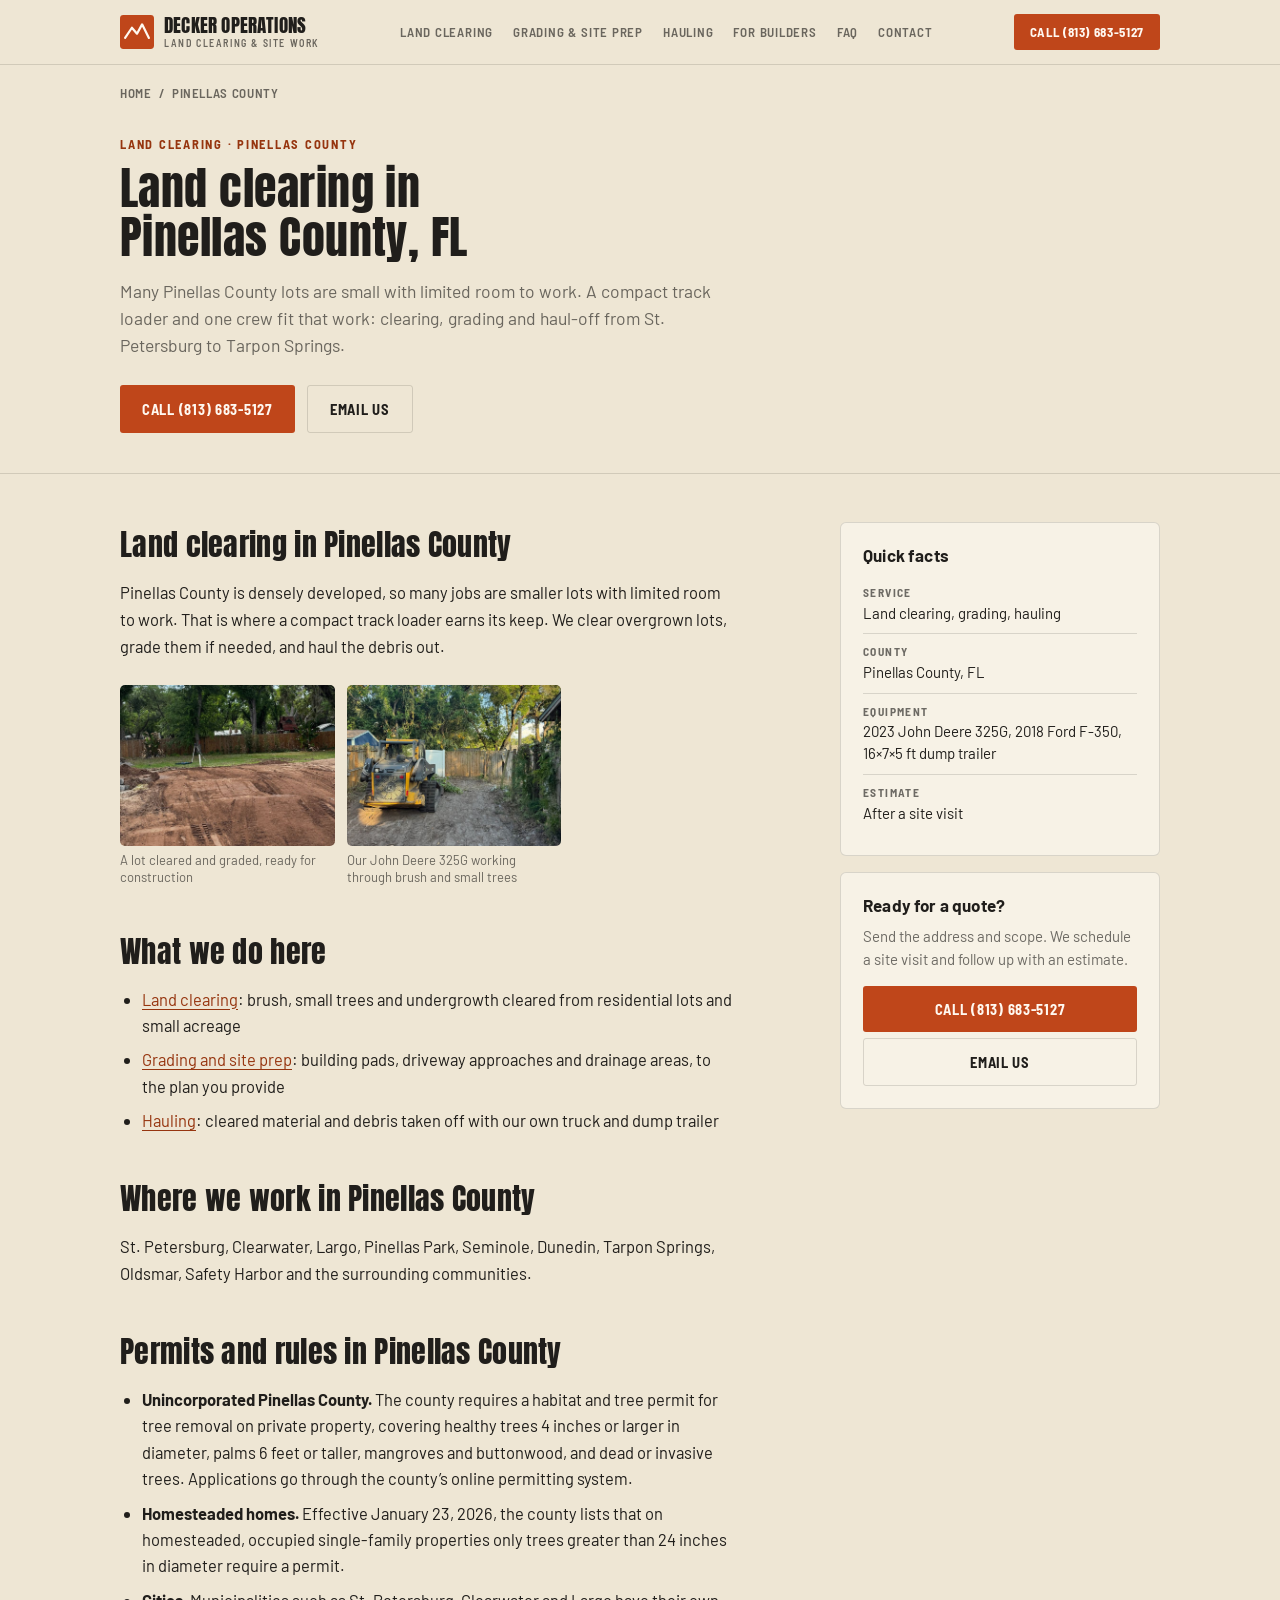
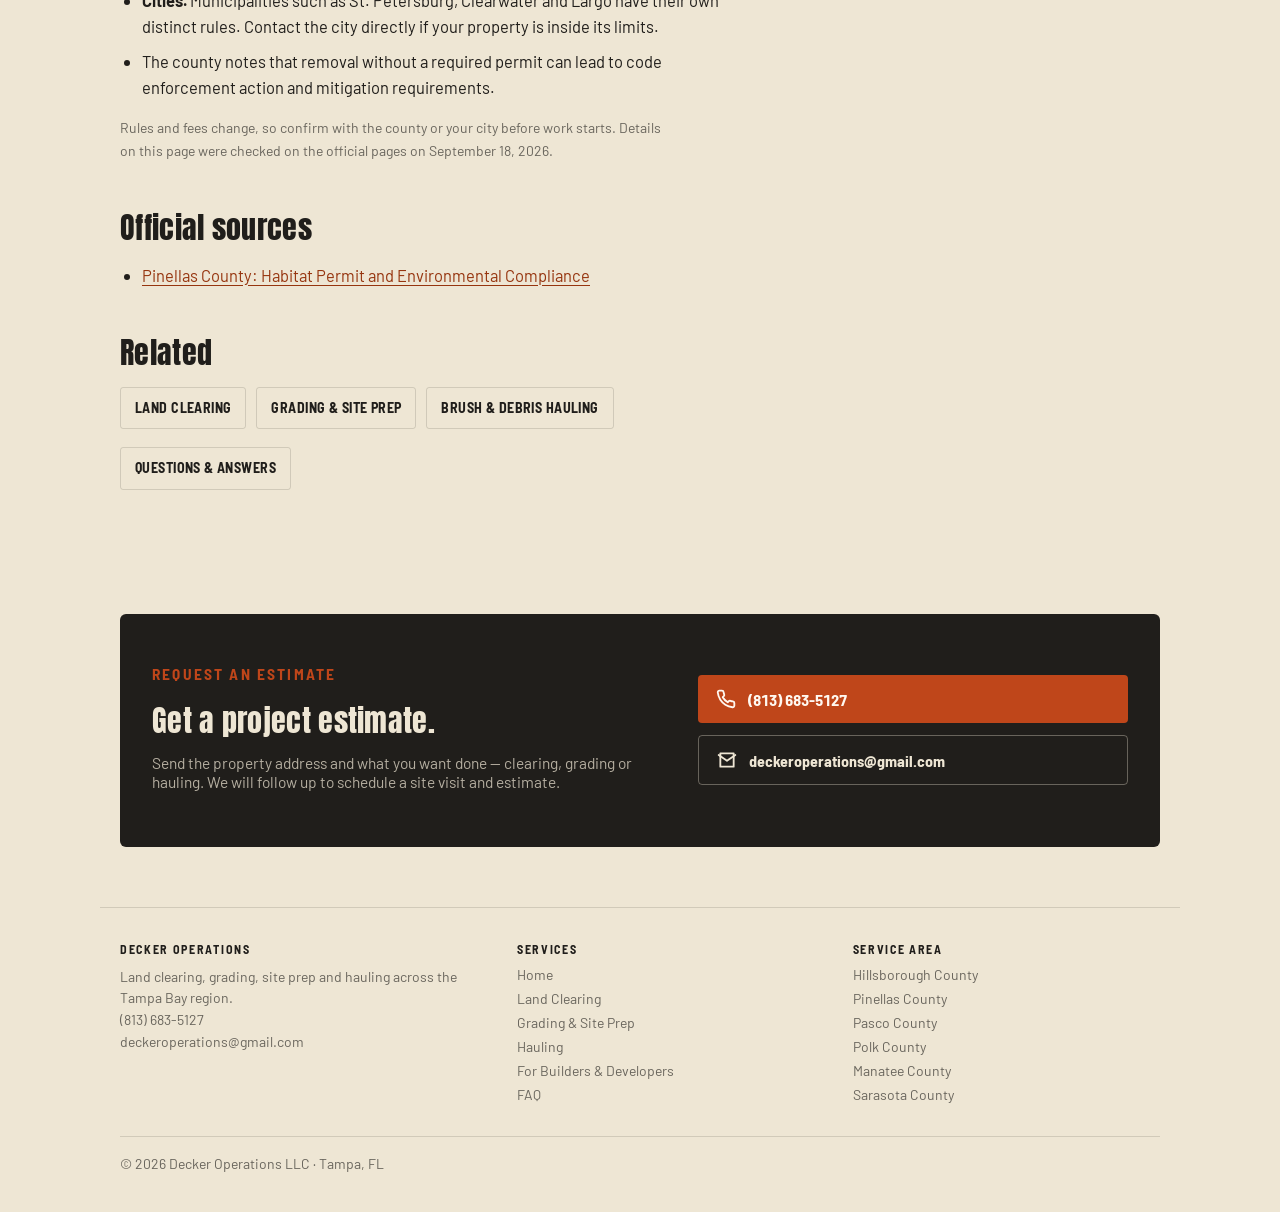
<file: land-clearing-pinellas-county.html>
<!doctype html>
<html lang="en">
<head>
<meta charset="utf-8">
<meta name="viewport" content="width=device-width,initial-scale=1,viewport-fit=cover">
<title>Land Clearing Pinellas County, FL | Decker Operations</title>
<meta name="description" content="Lot clearing, grading and haul-off in Pinellas County, including St. Petersburg, Clearwater and Largo. Permit notes included. Call (813) 683-5127.">
<link rel="canonical" href="https://deckeroperations.com/land-clearing-pinellas-county">
<meta property="og:type" content="website">
<meta property="og:site_name" content="Decker Operations">
<meta property="og:title" content="Land Clearing Pinellas County, FL | Decker Operations">
<meta property="og:description" content="Lot clearing, grading and haul-off in Pinellas County, including St. Petersburg, Clearwater and Largo. Permit notes included. Call (813) 683-5127.">
<meta property="og:url" content="https://deckeroperations.com/land-clearing-pinellas-county">
<meta property="og:image" content="https://deckeroperations.com/images/og-share.jpg">
<meta property="og:image:width" content="1200">
<meta property="og:image:height" content="630">
<meta name="twitter:card" content="summary_large_image">
<script type="application/ld+json">{"@context":"https://schema.org","@graph":[{"@type":"BreadcrumbList","itemListElement":[{"@type":"ListItem","position":1,"name":"Home","item":"https://deckeroperations.com/"},{"@type":"ListItem","position":2,"name":"Pinellas County","item":"https://deckeroperations.com/land-clearing-pinellas-county"}]},{"@type":"Service","name":"Land clearing in Pinellas County","serviceType":"Land clearing","provider":{"@type":"LocalBusiness","name":"Decker Operations","url":"https://deckeroperations.com/","telephone":"+1-813-683-5127","email":"deckeroperations@gmail.com"},"areaServed":[{"@type":"AdministrativeArea","name":"Pinellas County, FL"}],"description":"Land clearing, grading and haul-off for residential lots and small acreage in Pinellas County, FL."}]}</script>
<link rel="stylesheet" href="/subpage.css">
</head>
<body>
<a class="skip" href="#main">Skip to content</a>
<header>
  <div class="wrap header-row">
    <a class="brand" href="/">
      <svg class="mark" viewBox="0 0 40 40" fill="none" xmlns="http://www.w3.org/2000/svg" aria-hidden="true">
        <rect width="40" height="40" rx="4" fill="var(--rust)"/>
        <path d="M6 27 L14 15 L20 22 L26 11 L34 27" stroke="#fff8f0" stroke-width="2.6" fill="none" stroke-linecap="round" stroke-linejoin="round"/>
      </svg>
      <span class="brand-name">DECKER OPERATIONS<span>Land Clearing &amp; Site Work</span></span>
    </a>
    <nav class="links" aria-label="Main">
      <a href="/land-clearing-tampa">Land Clearing</a>
      <a href="/lot-grading-site-prep">Grading &amp; Site Prep</a>
      <a href="/brush-debris-hauling">Hauling</a>
      <a href="/builders-developers">For Builders</a>
      <a href="/faq">FAQ</a>
      <a href="/#contact">Contact</a>
    </nav>
    <a class="call-btn" href="tel:+18136835127">Call (813) 683-5127</a>
  </div>
</header>
<main id="main">
  <div class="wrap crumbs"><a href="/">Home</a> &nbsp;/&nbsp; Pinellas County</div>
  <section class="page-hero" style="padding-block:22px 40px">
    <div class="wrap">
      <p class="eyebrow">Land Clearing &middot; Pinellas County</p>
      <h1>Land clearing in Pinellas County, FL</h1>
      <p class="lede">Many Pinellas County lots are small with limited room to work. A compact track loader and one crew fit that work: clearing, grading and haul-off from St. Petersburg to Tarpon Springs.</p>
      <div class="hero-ctas">
        <a class="btn btn-primary" href="tel:+18136835127">Call (813) 683-5127</a>
        <a class="btn btn-ghost" href="mailto:deckeroperations@gmail.com">Email Us</a>
      </div>
    </div>
  </section>
  <div class="wrap content">
    <div class="prose">
      <h2>Land clearing in Pinellas County</h2>
      <p>Pinellas County is densely developed, so many jobs are smaller lots with limited room to work. That is where a compact track loader earns its keep. We clear overgrown lots, grade them if needed, and haul the debris out.</p>
      <div class="figure-row"><figure><img src="/images/t-lot-cleared.jpg" alt="Lot cleared and graded, ready for construction" width="900" height="675" loading="lazy" decoding="async"><figcaption>A lot cleared and graded, ready for construction</figcaption></figure><figure><img src="/images/t-skid-steer-clearing.jpg" alt="John Deere skid steer clearing brush and trees" width="900" height="675" loading="lazy" decoding="async"><figcaption>Our John Deere 325G working through brush and small trees</figcaption></figure></div>
      <h2>What we do here</h2>
      <ul>
        <li><a href="/land-clearing-tampa">Land clearing</a>: brush, small trees and undergrowth cleared from residential lots and small acreage</li>
        <li><a href="/lot-grading-site-prep">Grading and site prep</a>: building pads, driveway approaches and drainage areas, to the plan you provide</li>
        <li><a href="/brush-debris-hauling">Hauling</a>: cleared material and debris taken off with our own truck and dump trailer</li>
      </ul>
      <h2>Where we work in Pinellas County</h2>
      <p>St. Petersburg, Clearwater, Largo, Pinellas Park, Seminole, Dunedin, Tarpon Springs, Oldsmar, Safety Harbor and the surrounding communities.</p>
      <h2>Permits and rules in Pinellas County</h2>
      <ul>
        <li><strong>Unincorporated Pinellas County.</strong> The county requires a habitat and tree permit for tree removal on private property, covering healthy trees 4 inches or larger in diameter, palms 6 feet or taller, mangroves and buttonwood, and dead or invasive trees. Applications go through the county&#8217;s online permitting system.</li>
        <li><strong>Homesteaded homes.</strong> Effective January 23, 2026, the county lists that on homesteaded, occupied single-family properties only trees greater than 24 inches in diameter require a permit.</li>
        <li><strong>Cities.</strong> Municipalities such as St. Petersburg, Clearwater and Largo have their own distinct rules. Contact the city directly if your property is inside its limits.</li>
        <li>The county notes that removal without a required permit can lead to code enforcement action and mitigation requirements.</li>
      </ul>
      <p class="note">Rules and fees change, so confirm with the county or your city before work starts. Details on this page were checked on the official pages on September 18, 2026.</p>
      <h2>Official sources</h2>
      <ul><li><a href="https://pinellas.gov/tree-removal-habitat-environmental-compliance/" rel="noopener">Pinellas County: Habitat Permit and Environmental Compliance</a></li></ul>
      <h2>Related</h2>
      <ul class="related"><li><a href="/land-clearing-tampa">Land clearing</a></li><li><a href="/lot-grading-site-prep">Grading &amp; site prep</a></li><li><a href="/brush-debris-hauling">Brush &amp; debris hauling</a></li><li><a href="/faq">Questions &amp; answers</a></li></ul>
    </div>
    <aside class="side">
        <div class="card"><h3>Quick facts</h3><ul><li><b>Service</b>Land clearing, grading, hauling</li><li><b>County</b>Pinellas County, FL</li><li><b>Equipment</b>2023 John Deere 325G, 2018 Ford F&#8209;350, 16&times;7&times;5 ft dump trailer</li><li><b>Estimate</b>After a site visit</li></ul></div>
        <div class="card"><h3>Ready for a quote?</h3>
          <p style="margin:0 0 10px;font-size:15px;line-height:1.5;color:var(--text-muted)">Send the address and scope. We schedule a site visit and follow up with an estimate.</p>
          <a class="btn btn-primary" href="tel:+18136835127">Call (813) 683-5127</a>
          <a class="btn btn-ghost" href="mailto:deckeroperations@gmail.com">Email us</a></div>
      </aside>
  </div>
  <section id="contact">
    <div class="wrap">
      <div class="contact-box">
        <div>
          <p class="eyebrow" style="color:var(--rust);">Request an Estimate</p>
          <h2>Get a project estimate.</h2>
          <p>Send the property address and what you want done — clearing, grading or hauling. We will follow up to schedule a site visit and estimate.</p>
        </div>
        <div class="contact-actions">
          <a class="tel" href="tel:+18136835127">
            <svg viewBox="0 0 24 24" fill="none" stroke="currentColor" stroke-width="2.2" stroke-linecap="round" stroke-linejoin="round" aria-hidden="true"><path d="M22 16.92v3a2 2 0 0 1-2.18 2 19.79 19.79 0 0 1-8.63-3.07 19.5 19.5 0 0 1-6-6 19.79 19.79 0 0 1-3.07-8.67A2 2 0 0 1 4.11 2h3a2 2 0 0 1 2 1.72c.127.96.362 1.903.7 2.81a2 2 0 0 1-.45 2.11L8.09 9.91a16 16 0 0 0 6 6l1.27-1.27a2 2 0 0 1 2.11-.45c.907.338 1.85.573 2.81.7A2 2 0 0 1 22 16.92z"/></svg>
            <span class="tabular">(813) 683-5127</span>
          </a>
          <a class="mail" href="mailto:deckeroperations@gmail.com">
            <svg viewBox="0 0 24 24" fill="none" stroke="currentColor" stroke-width="2.2" stroke-linecap="round" stroke-linejoin="round" aria-hidden="true"><path d="M4 4h16v16H4z"/><path d="m22 6-10 7L2 6"/></svg>
            deckeroperations@gmail.com
          </a>
        </div>
      </div>
    </div>
  </section>
</main>
<footer class="site-foot wrap">
  <div class="cols">
    <div>
      <h4>Decker Operations</h4>
      <p style="margin:0;line-height:1.55">Land clearing, grading, site prep and hauling across the Tampa Bay region.<br>
      <a href="tel:+18136835127">(813) 683-5127</a><br><a href="mailto:deckeroperations@gmail.com">deckeroperations@gmail.com</a></p>
    </div>
    <div><h4>Services</h4><ul><li><a href="/">Home</a></li><li><a href="/land-clearing-tampa">Land Clearing</a></li><li><a href="/lot-grading-site-prep">Grading &amp; Site Prep</a></li><li><a href="/brush-debris-hauling">Hauling</a></li><li><a href="/builders-developers">For Builders &amp; Developers</a></li><li><a href="/faq">FAQ</a></li></ul></div>
    <div><h4>Service area</h4><ul><li><a href="/land-clearing-hillsborough-county">Hillsborough County</a></li><li><a href="/land-clearing-pinellas-county">Pinellas County</a></li><li><a href="/land-clearing-pasco-county">Pasco County</a></li><li>Polk County</li><li><a href="/land-clearing-manatee-county">Manatee County</a></li><li>Sarasota County</li></ul></div>
  </div>
  <div class="fine"><span>&copy; <span id="yr"></span> Decker Operations LLC &middot; Tampa, FL</span></div>
</footer>
<script>try{document.getElementById('yr').textContent=new Date().getFullYear();}catch(e){}</script>
</body>
</html>
</file>
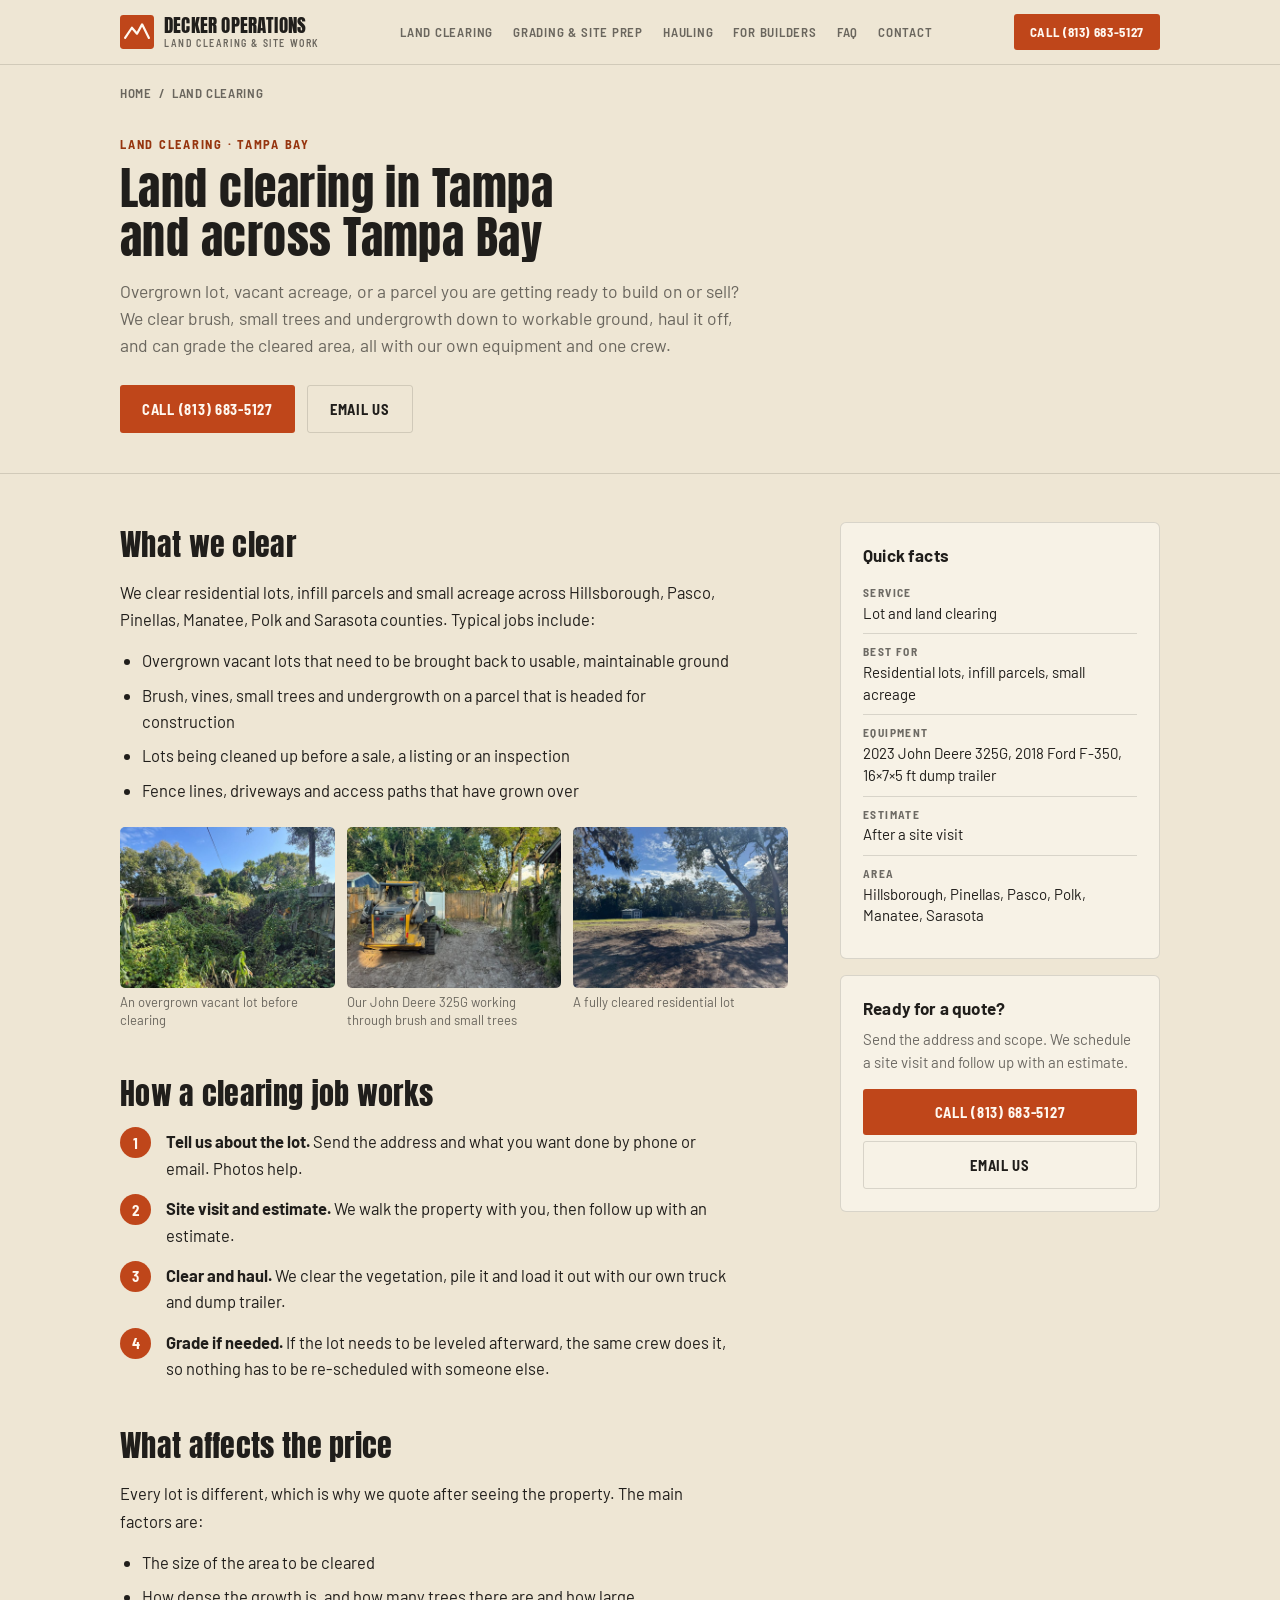
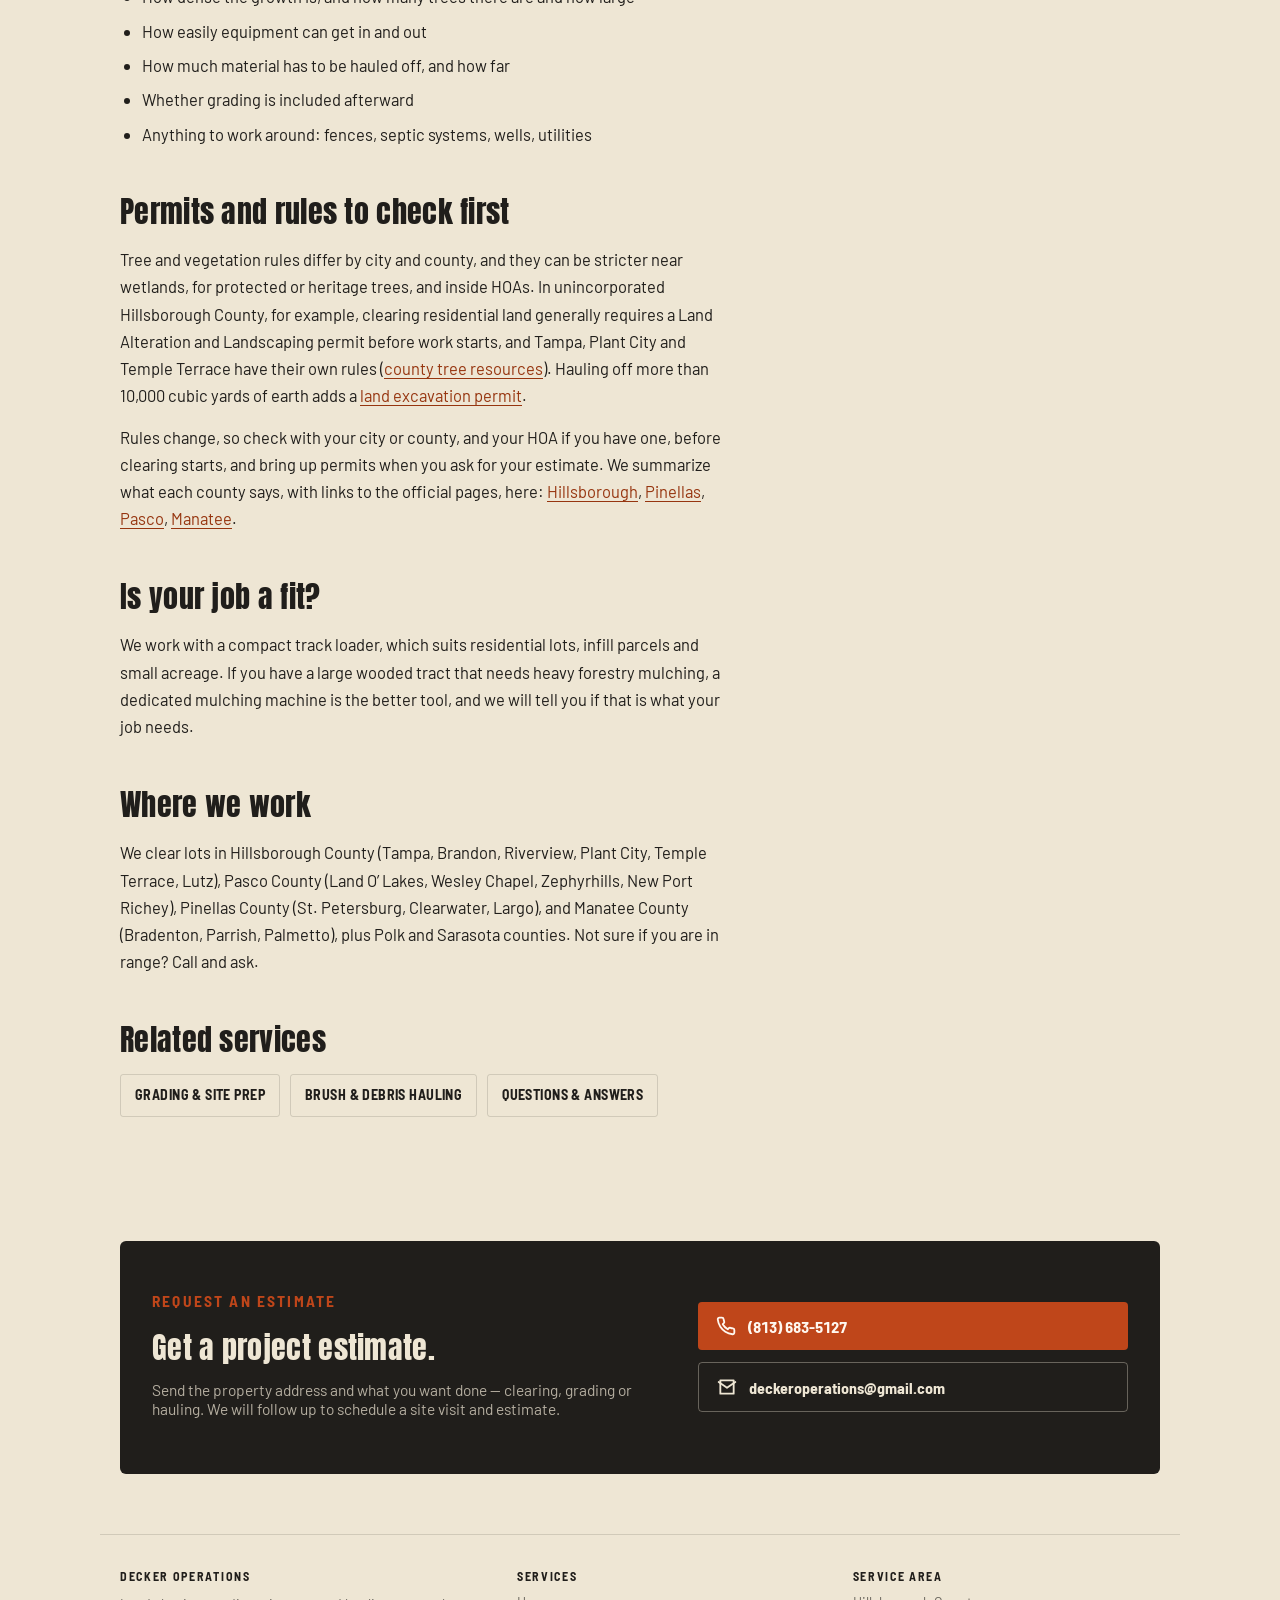
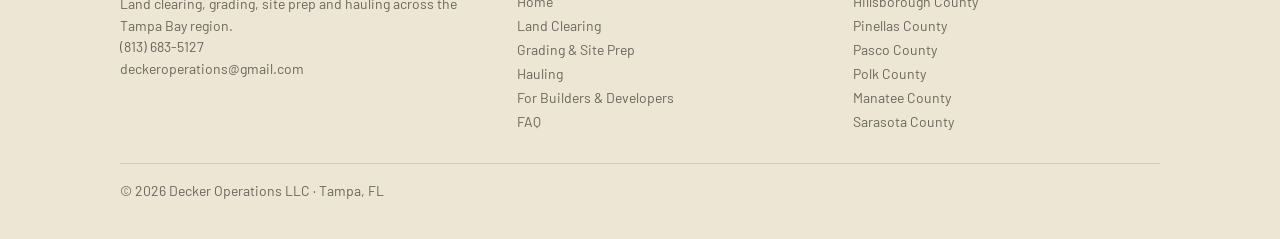
<file: land-clearing-tampa.html>
<!doctype html>
<html lang="en">
<head>
<meta charset="utf-8">
<meta name="viewport" content="width=device-width,initial-scale=1,viewport-fit=cover">
<title>Land Clearing Tampa FL | Lot Clearing | Decker Operations</title>
<meta name="description" content="Lot and land clearing in Tampa and across Hillsborough, Pasco, Pinellas and Manatee counties. Brush and small trees cleared and hauled off. Call (813) 683-5127.">
<link rel="canonical" href="https://deckeroperations.com/land-clearing-tampa">
<meta property="og:type" content="website">
<meta property="og:site_name" content="Decker Operations">
<meta property="og:title" content="Land Clearing Tampa FL | Lot Clearing | Decker Operations">
<meta property="og:description" content="Lot and land clearing in Tampa and across Hillsborough, Pasco, Pinellas and Manatee counties. Brush and small trees cleared and hauled off. Call (813) 683-5127.">
<meta property="og:url" content="https://deckeroperations.com/land-clearing-tampa">
<meta property="og:image" content="https://deckeroperations.com/images/og-share.jpg">
<meta property="og:image:width" content="1200">
<meta property="og:image:height" content="630">
<meta name="twitter:card" content="summary_large_image">
<script type="application/ld+json">{"@context":"https://schema.org","@graph":[{"@type":"BreadcrumbList","itemListElement":[{"@type":"ListItem","position":1,"name":"Home","item":"https://deckeroperations.com/"},{"@type":"ListItem","position":2,"name":"Land Clearing","item":"https://deckeroperations.com/land-clearing-tampa"}]},{"@type":"Service","name":"Land clearing","serviceType":"Land clearing","provider":{"@type":"LocalBusiness","name":"Decker Operations","url":"https://deckeroperations.com/","telephone":"+1-813-683-5127","email":"deckeroperations@gmail.com"},"areaServed":[{"@type":"AdministrativeArea","name":"Hillsborough County, FL"},{"@type":"AdministrativeArea","name":"Pinellas County, FL"},{"@type":"AdministrativeArea","name":"Pasco County, FL"},{"@type":"AdministrativeArea","name":"Polk County, FL"},{"@type":"AdministrativeArea","name":"Manatee County, FL"},{"@type":"AdministrativeArea","name":"Sarasota County, FL"}],"description":"Clearing of brush, small trees and undergrowth from residential lots and small acreage in the Tampa Bay region, with haul-off and optional grading."}]}</script>
<link rel="stylesheet" href="/subpage.css">
</head>
<body>
<a class="skip" href="#main">Skip to content</a>
<header>
  <div class="wrap header-row">
    <a class="brand" href="/">
      <svg class="mark" viewBox="0 0 40 40" fill="none" xmlns="http://www.w3.org/2000/svg" aria-hidden="true">
        <rect width="40" height="40" rx="4" fill="var(--rust)"/>
        <path d="M6 27 L14 15 L20 22 L26 11 L34 27" stroke="#fff8f0" stroke-width="2.6" fill="none" stroke-linecap="round" stroke-linejoin="round"/>
      </svg>
      <span class="brand-name">DECKER OPERATIONS<span>Land Clearing &amp; Site Work</span></span>
    </a>
    <nav class="links" aria-label="Main">
      <a href="/land-clearing-tampa">Land Clearing</a>
      <a href="/lot-grading-site-prep">Grading &amp; Site Prep</a>
      <a href="/brush-debris-hauling">Hauling</a>
      <a href="/builders-developers">For Builders</a>
      <a href="/faq">FAQ</a>
      <a href="/#contact">Contact</a>
    </nav>
    <a class="call-btn" href="tel:+18136835127">Call (813) 683-5127</a>
  </div>
</header>
<main id="main">
  <div class="wrap crumbs"><a href="/">Home</a> &nbsp;/&nbsp; Land Clearing</div>
  <section class="page-hero" style="padding-block:22px 40px">
    <div class="wrap">
      <p class="eyebrow">Land Clearing &middot; Tampa Bay</p>
      <h1>Land clearing in Tampa and across Tampa Bay</h1>
      <p class="lede">Overgrown lot, vacant acreage, or a parcel you are getting ready to build on or sell? We clear brush, small trees and undergrowth down to workable ground, haul it off, and can grade the cleared area, all with our own equipment and one crew.</p>
      <div class="hero-ctas">
        <a class="btn btn-primary" href="tel:+18136835127">Call (813) 683-5127</a>
        <a class="btn btn-ghost" href="mailto:deckeroperations@gmail.com">Email Us</a>
      </div>
    </div>
  </section>
  <div class="wrap content">
    <div class="prose">
      <h2>What we clear</h2>
      <p>We clear residential lots, infill parcels and small acreage across Hillsborough, Pasco, Pinellas, Manatee, Polk and Sarasota counties. Typical jobs include:</p>
      <ul>
        <li>Overgrown vacant lots that need to be brought back to usable, maintainable ground</li>
        <li>Brush, vines, small trees and undergrowth on a parcel that is headed for construction</li>
        <li>Lots being cleaned up before a sale, a listing or an inspection</li>
        <li>Fence lines, driveways and access paths that have grown over</li>
      </ul>
      <div class="figure-row"><figure><img src="/images/t-lot-before.jpg" alt="Overgrown vacant lot before land clearing" width="900" height="675" loading="lazy" decoding="async"><figcaption>An overgrown vacant lot before clearing</figcaption></figure><figure><img src="/images/t-skid-steer-clearing.jpg" alt="John Deere skid steer clearing brush and trees" width="900" height="675" loading="lazy" decoding="async"><figcaption>Our John Deere 325G working through brush and small trees</figcaption></figure><figure><img src="/images/t-site-cleared.jpg" alt="Fully cleared residential lot with shed" width="900" height="675" loading="lazy" decoding="async"><figcaption>A fully cleared residential lot</figcaption></figure></div>
      <h2>How a clearing job works</h2>
      <ol class="steps">
        <li><strong>Tell us about the lot.</strong> Send the address and what you want done by phone or email. Photos help.</li>
        <li><strong>Site visit and estimate.</strong> We walk the property with you, then follow up with an estimate.</li>
        <li><strong>Clear and haul.</strong> We clear the vegetation, pile it and load it out with our own truck and dump trailer.</li>
        <li><strong>Grade if needed.</strong> If the lot needs to be leveled afterward, the same crew does it, so nothing has to be re-scheduled with someone else.</li>
      </ol>
      <h2>What affects the price</h2>
      <p>Every lot is different, which is why we quote after seeing the property. The main factors are:</p>
      <ul>
        <li>The size of the area to be cleared</li>
        <li>How dense the growth is, and how many trees there are and how large</li>
        <li>How easily equipment can get in and out</li>
        <li>How much material has to be hauled off, and how far</li>
        <li>Whether grading is included afterward</li>
        <li>Anything to work around: fences, septic systems, wells, utilities</li>
      </ul>
      <h2>Permits and rules to check first</h2>
      <p>Tree and vegetation rules differ by city and county, and they can be stricter near wetlands, for protected or heritage trees, and inside HOAs. In unincorporated Hillsborough County, for example, clearing residential land generally requires a Land Alteration and Landscaping permit before work starts, and Tampa, Plant City and Temple Terrace have their own rules (<a href="https://hcfl.gov/businesses/permits-and-records/natural-resources/tree-resources" rel="noopener">county tree resources</a>). Hauling off more than 10,000 cubic yards of earth adds a <a href="https://hcfl.gov/businesses/permits-and-records/permits/land-excavation-permits" rel="noopener">land excavation permit</a>.</p>
      <p>Rules change, so check with your city or county, and your HOA if you have one, before clearing starts, and bring up permits when you ask for your estimate. We summarize what each county says, with links to the official pages, here: <a href="/land-clearing-hillsborough-county">Hillsborough</a>, <a href="/land-clearing-pinellas-county">Pinellas</a>, <a href="/land-clearing-pasco-county">Pasco</a>, <a href="/land-clearing-manatee-county">Manatee</a>.</p>
      <h2>Is your job a fit?</h2>
      <p>We work with a compact track loader, which suits residential lots, infill parcels and small acreage. If you have a large wooded tract that needs heavy forestry mulching, a dedicated mulching machine is the better tool, and we will tell you if that is what your job needs.</p>
      <h2>Where we work</h2>
      <p>We clear lots in Hillsborough County (Tampa, Brandon, Riverview, Plant City, Temple Terrace, Lutz), Pasco County (Land O&#8217; Lakes, Wesley Chapel, Zephyrhills, New Port Richey), Pinellas County (St. Petersburg, Clearwater, Largo), and Manatee County (Bradenton, Parrish, Palmetto), plus Polk and Sarasota counties. Not sure if you are in range? Call and ask.</p>
      <h2>Related services</h2>
      <ul class="related"><li><a href="/lot-grading-site-prep">Grading &amp; site prep</a></li><li><a href="/brush-debris-hauling">Brush &amp; debris hauling</a></li><li><a href="/faq">Questions &amp; answers</a></li></ul>
    </div>
    <aside class="side">
        <div class="card"><h3>Quick facts</h3><ul><li><b>Service</b>Lot and land clearing</li><li><b>Best for</b>Residential lots, infill parcels, small acreage</li><li><b>Equipment</b>2023 John Deere 325G, 2018 Ford F&#8209;350, 16&times;7&times;5 ft dump trailer</li><li><b>Estimate</b>After a site visit</li><li><b>Area</b>Hillsborough, Pinellas, Pasco, Polk, Manatee, Sarasota</li></ul></div>
        <div class="card"><h3>Ready for a quote?</h3>
          <p style="margin:0 0 10px;font-size:15px;line-height:1.5;color:var(--text-muted)">Send the address and scope. We schedule a site visit and follow up with an estimate.</p>
          <a class="btn btn-primary" href="tel:+18136835127">Call (813) 683-5127</a>
          <a class="btn btn-ghost" href="mailto:deckeroperations@gmail.com">Email us</a></div>
      </aside>
  </div>
  <section id="contact">
    <div class="wrap">
      <div class="contact-box">
        <div>
          <p class="eyebrow" style="color:var(--rust);">Request an Estimate</p>
          <h2>Get a project estimate.</h2>
          <p>Send the property address and what you want done — clearing, grading or hauling. We will follow up to schedule a site visit and estimate.</p>
        </div>
        <div class="contact-actions">
          <a class="tel" href="tel:+18136835127">
            <svg viewBox="0 0 24 24" fill="none" stroke="currentColor" stroke-width="2.2" stroke-linecap="round" stroke-linejoin="round" aria-hidden="true"><path d="M22 16.92v3a2 2 0 0 1-2.18 2 19.79 19.79 0 0 1-8.63-3.07 19.5 19.5 0 0 1-6-6 19.79 19.79 0 0 1-3.07-8.67A2 2 0 0 1 4.11 2h3a2 2 0 0 1 2 1.72c.127.96.362 1.903.7 2.81a2 2 0 0 1-.45 2.11L8.09 9.91a16 16 0 0 0 6 6l1.27-1.27a2 2 0 0 1 2.11-.45c.907.338 1.85.573 2.81.7A2 2 0 0 1 22 16.92z"/></svg>
            <span class="tabular">(813) 683-5127</span>
          </a>
          <a class="mail" href="mailto:deckeroperations@gmail.com">
            <svg viewBox="0 0 24 24" fill="none" stroke="currentColor" stroke-width="2.2" stroke-linecap="round" stroke-linejoin="round" aria-hidden="true"><path d="M4 4h16v16H4z"/><path d="m22 6-10 7L2 6"/></svg>
            deckeroperations@gmail.com
          </a>
        </div>
      </div>
    </div>
  </section>
</main>
<footer class="site-foot wrap">
  <div class="cols">
    <div>
      <h4>Decker Operations</h4>
      <p style="margin:0;line-height:1.55">Land clearing, grading, site prep and hauling across the Tampa Bay region.<br>
      <a href="tel:+18136835127">(813) 683-5127</a><br><a href="mailto:deckeroperations@gmail.com">deckeroperations@gmail.com</a></p>
    </div>
    <div><h4>Services</h4><ul><li><a href="/">Home</a></li><li><a href="/land-clearing-tampa">Land Clearing</a></li><li><a href="/lot-grading-site-prep">Grading &amp; Site Prep</a></li><li><a href="/brush-debris-hauling">Hauling</a></li><li><a href="/builders-developers">For Builders &amp; Developers</a></li><li><a href="/faq">FAQ</a></li></ul></div>
    <div><h4>Service area</h4><ul><li><a href="/land-clearing-hillsborough-county">Hillsborough County</a></li><li><a href="/land-clearing-pinellas-county">Pinellas County</a></li><li><a href="/land-clearing-pasco-county">Pasco County</a></li><li>Polk County</li><li><a href="/land-clearing-manatee-county">Manatee County</a></li><li>Sarasota County</li></ul></div>
  </div>
  <div class="fine"><span>&copy; <span id="yr"></span> Decker Operations LLC &middot; Tampa, FL</span></div>
</footer>
<script>try{document.getElementById('yr').textContent=new Date().getFullYear();}catch(e){}</script>
</body>
</html>
</file>
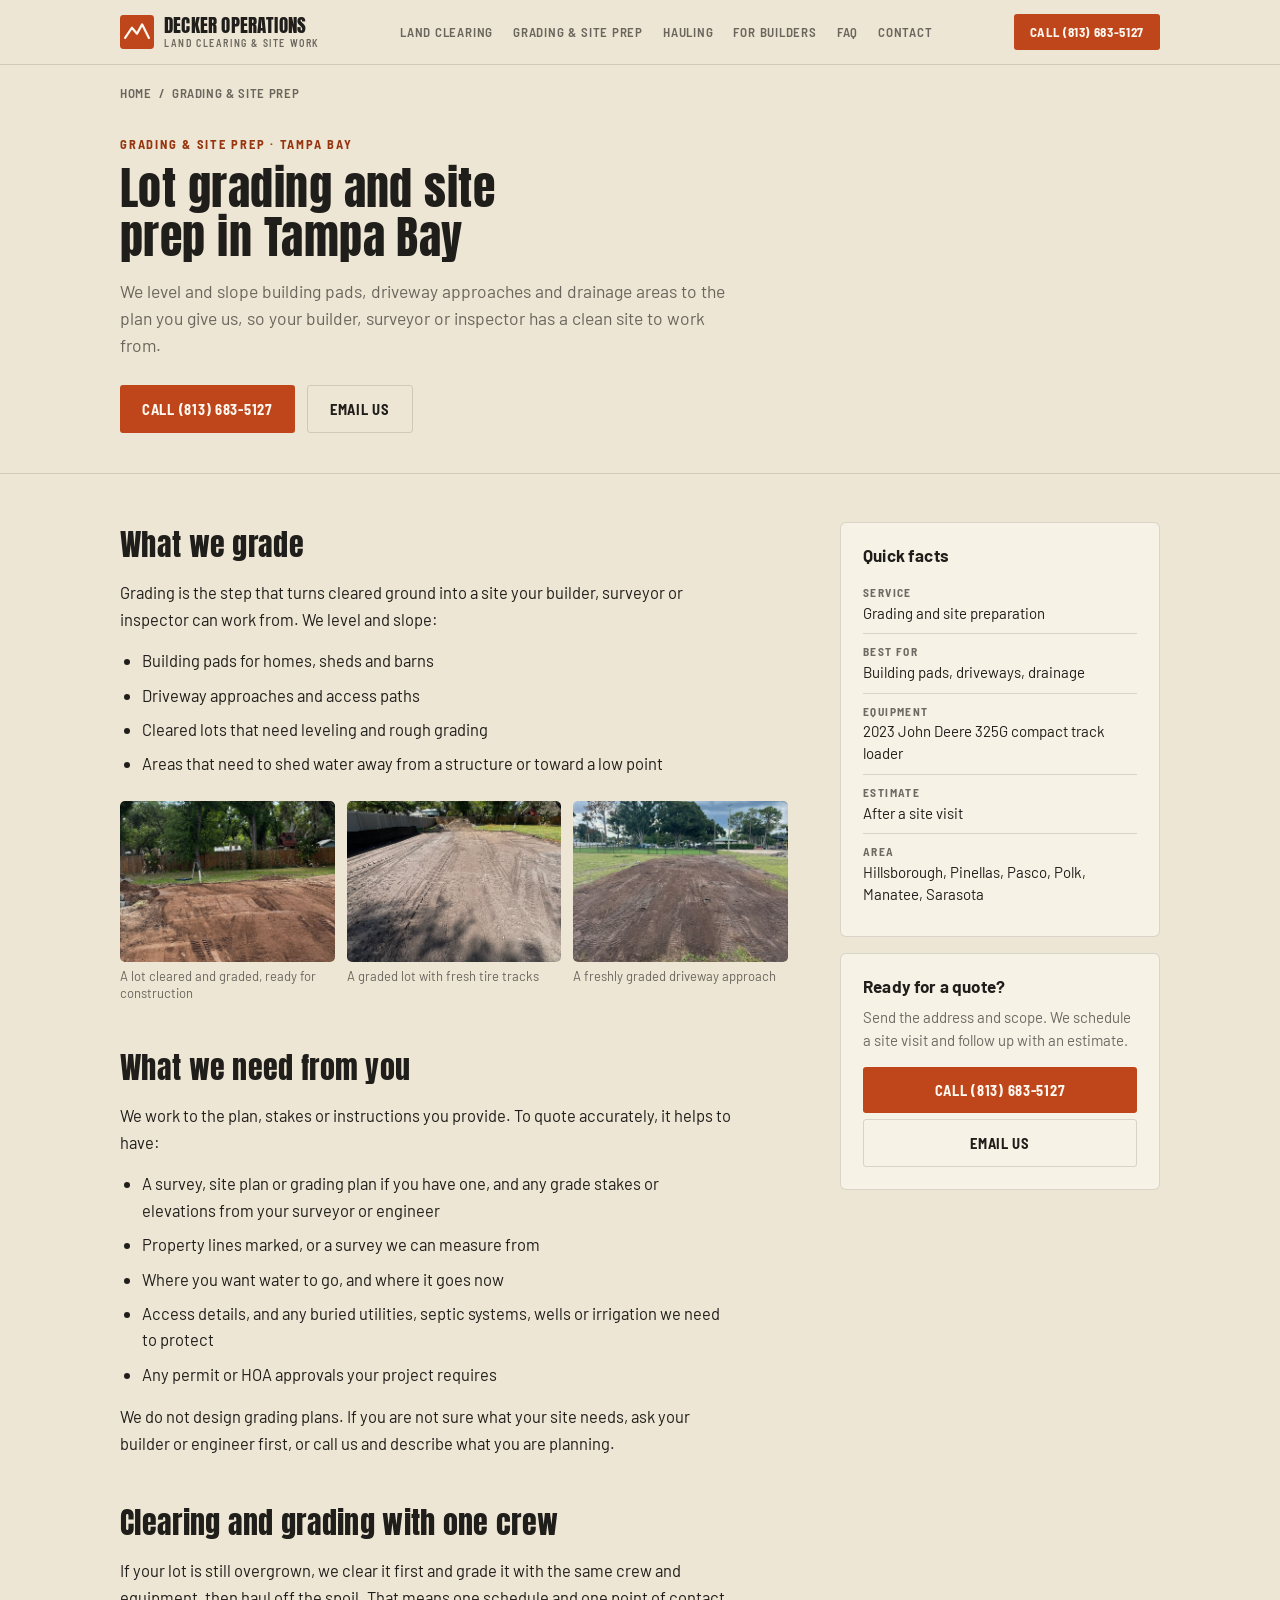
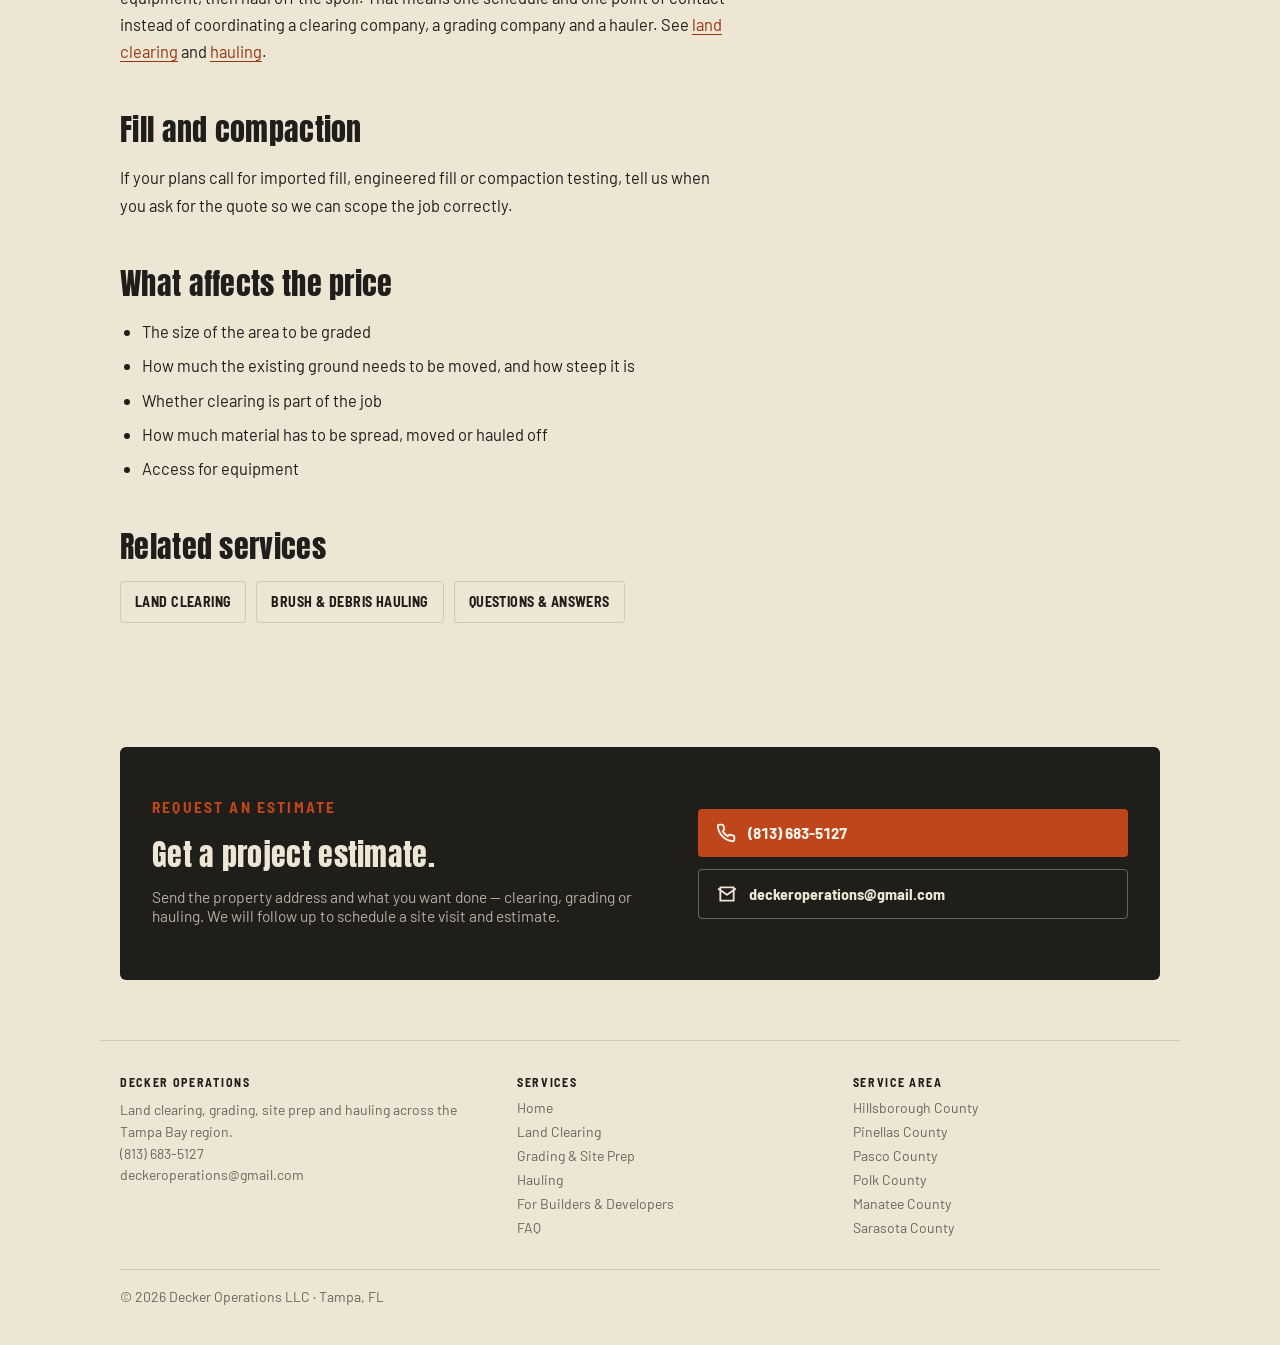
<file: lot-grading-site-prep.html>
<!doctype html>
<html lang="en">
<head>
<meta charset="utf-8">
<meta name="viewport" content="width=device-width,initial-scale=1,viewport-fit=cover">
<title>Lot Grading &amp; Site Prep Tampa Bay | Decker Operations</title>
<meta name="description" content="Building pad, driveway and drainage grading across Hillsborough, Pasco, Pinellas and Manatee. One crew for clearing, grading and haul-off. (813) 683-5127">
<link rel="canonical" href="https://deckeroperations.com/lot-grading-site-prep">
<meta property="og:type" content="website">
<meta property="og:site_name" content="Decker Operations">
<meta property="og:title" content="Lot Grading &amp; Site Prep Tampa Bay | Decker Operations">
<meta property="og:description" content="Building pad, driveway and drainage grading across Hillsborough, Pasco, Pinellas and Manatee. One crew for clearing, grading and haul-off. (813) 683-5127">
<meta property="og:url" content="https://deckeroperations.com/lot-grading-site-prep">
<meta property="og:image" content="https://deckeroperations.com/images/og-share.jpg">
<meta property="og:image:width" content="1200">
<meta property="og:image:height" content="630">
<meta name="twitter:card" content="summary_large_image">
<script type="application/ld+json">{"@context":"https://schema.org","@graph":[{"@type":"BreadcrumbList","itemListElement":[{"@type":"ListItem","position":1,"name":"Home","item":"https://deckeroperations.com/"},{"@type":"ListItem","position":2,"name":"Grading & Site Prep","item":"https://deckeroperations.com/lot-grading-site-prep"}]},{"@type":"Service","name":"Lot grading and site preparation","serviceType":"Grading and site preparation","provider":{"@type":"LocalBusiness","name":"Decker Operations","url":"https://deckeroperations.com/","telephone":"+1-813-683-5127","email":"deckeroperations@gmail.com"},"areaServed":[{"@type":"AdministrativeArea","name":"Hillsborough County, FL"},{"@type":"AdministrativeArea","name":"Pinellas County, FL"},{"@type":"AdministrativeArea","name":"Pasco County, FL"},{"@type":"AdministrativeArea","name":"Polk County, FL"},{"@type":"AdministrativeArea","name":"Manatee County, FL"},{"@type":"AdministrativeArea","name":"Sarasota County, FL"}],"description":"Leveling and sloping of building pads, driveway approaches and drainage areas to the plan provided, in the Tampa Bay region."}]}</script>
<link rel="stylesheet" href="/subpage.css">
</head>
<body>
<a class="skip" href="#main">Skip to content</a>
<header>
  <div class="wrap header-row">
    <a class="brand" href="/">
      <svg class="mark" viewBox="0 0 40 40" fill="none" xmlns="http://www.w3.org/2000/svg" aria-hidden="true">
        <rect width="40" height="40" rx="4" fill="var(--rust)"/>
        <path d="M6 27 L14 15 L20 22 L26 11 L34 27" stroke="#fff8f0" stroke-width="2.6" fill="none" stroke-linecap="round" stroke-linejoin="round"/>
      </svg>
      <span class="brand-name">DECKER OPERATIONS<span>Land Clearing &amp; Site Work</span></span>
    </a>
    <nav class="links" aria-label="Main">
      <a href="/land-clearing-tampa">Land Clearing</a>
      <a href="/lot-grading-site-prep">Grading &amp; Site Prep</a>
      <a href="/brush-debris-hauling">Hauling</a>
      <a href="/builders-developers">For Builders</a>
      <a href="/faq">FAQ</a>
      <a href="/#contact">Contact</a>
    </nav>
    <a class="call-btn" href="tel:+18136835127">Call (813) 683-5127</a>
  </div>
</header>
<main id="main">
  <div class="wrap crumbs"><a href="/">Home</a> &nbsp;/&nbsp; Grading &amp; Site Prep</div>
  <section class="page-hero" style="padding-block:22px 40px">
    <div class="wrap">
      <p class="eyebrow">Grading &amp; Site Prep &middot; Tampa Bay</p>
      <h1>Lot grading and site prep in Tampa Bay</h1>
      <p class="lede">We level and slope building pads, driveway approaches and drainage areas to the plan you give us, so your builder, surveyor or inspector has a clean site to work from.</p>
      <div class="hero-ctas">
        <a class="btn btn-primary" href="tel:+18136835127">Call (813) 683-5127</a>
        <a class="btn btn-ghost" href="mailto:deckeroperations@gmail.com">Email Us</a>
      </div>
    </div>
  </section>
  <div class="wrap content">
    <div class="prose">
      <h2>What we grade</h2>
      <p>Grading is the step that turns cleared ground into a site your builder, surveyor or inspector can work from. We level and slope:</p>
      <ul>
        <li>Building pads for homes, sheds and barns</li>
        <li>Driveway approaches and access paths</li>
        <li>Cleared lots that need leveling and rough grading</li>
        <li>Areas that need to shed water away from a structure or toward a low point</li>
      </ul>
      <div class="figure-row"><figure><img src="/images/t-lot-cleared.jpg" alt="Lot cleared and graded, ready for construction" width="900" height="675" loading="lazy" decoding="async"><figcaption>A lot cleared and graded, ready for construction</figcaption></figure><figure><img src="/images/t-grading-2.jpg" alt="Graded lot with visible tire tracks" width="900" height="675" loading="lazy" decoding="async"><figcaption>A graded lot with fresh tire tracks</figcaption></figure><figure><img src="/images/t-grading-3.jpg" alt="Freshly graded driveway approach" width="900" height="675" loading="lazy" decoding="async"><figcaption>A freshly graded driveway approach</figcaption></figure></div>
      <h2>What we need from you</h2>
      <p>We work to the plan, stakes or instructions you provide. To quote accurately, it helps to have:</p>
      <ul>
        <li>A survey, site plan or grading plan if you have one, and any grade stakes or elevations from your surveyor or engineer</li>
        <li>Property lines marked, or a survey we can measure from</li>
        <li>Where you want water to go, and where it goes now</li>
        <li>Access details, and any buried utilities, septic systems, wells or irrigation we need to protect</li>
        <li>Any permit or HOA approvals your project requires</li>
      </ul>
      <p>We do not design grading plans. If you are not sure what your site needs, ask your builder or engineer first, or call us and describe what you are planning.</p>
      <h2>Clearing and grading with one crew</h2>
      <p>If your lot is still overgrown, we clear it first and grade it with the same crew and equipment, then haul off the spoil. That means one schedule and one point of contact instead of coordinating a clearing company, a grading company and a hauler. See <a href="/land-clearing-tampa">land clearing</a> and <a href="/brush-debris-hauling">hauling</a>.</p>
      <h2>Fill and compaction</h2>
      <p>If your plans call for imported fill, engineered fill or compaction testing, tell us when you ask for the quote so we can scope the job correctly.</p>
      <h2>What affects the price</h2>
      <ul>
        <li>The size of the area to be graded</li>
        <li>How much the existing ground needs to be moved, and how steep it is</li>
        <li>Whether clearing is part of the job</li>
        <li>How much material has to be spread, moved or hauled off</li>
        <li>Access for equipment</li>
      </ul>
      <h2>Related services</h2>
      <ul class="related"><li><a href="/land-clearing-tampa">Land clearing</a></li><li><a href="/brush-debris-hauling">Brush &amp; debris hauling</a></li><li><a href="/faq">Questions &amp; answers</a></li></ul>
    </div>
    <aside class="side">
        <div class="card"><h3>Quick facts</h3><ul><li><b>Service</b>Grading and site preparation</li><li><b>Best for</b>Building pads, driveways, drainage</li><li><b>Equipment</b>2023 John Deere 325G compact track loader</li><li><b>Estimate</b>After a site visit</li><li><b>Area</b>Hillsborough, Pinellas, Pasco, Polk, Manatee, Sarasota</li></ul></div>
        <div class="card"><h3>Ready for a quote?</h3>
          <p style="margin:0 0 10px;font-size:15px;line-height:1.5;color:var(--text-muted)">Send the address and scope. We schedule a site visit and follow up with an estimate.</p>
          <a class="btn btn-primary" href="tel:+18136835127">Call (813) 683-5127</a>
          <a class="btn btn-ghost" href="mailto:deckeroperations@gmail.com">Email us</a></div>
      </aside>
  </div>
  <section id="contact">
    <div class="wrap">
      <div class="contact-box">
        <div>
          <p class="eyebrow" style="color:var(--rust);">Request an Estimate</p>
          <h2>Get a project estimate.</h2>
          <p>Send the property address and what you want done — clearing, grading or hauling. We will follow up to schedule a site visit and estimate.</p>
        </div>
        <div class="contact-actions">
          <a class="tel" href="tel:+18136835127">
            <svg viewBox="0 0 24 24" fill="none" stroke="currentColor" stroke-width="2.2" stroke-linecap="round" stroke-linejoin="round" aria-hidden="true"><path d="M22 16.92v3a2 2 0 0 1-2.18 2 19.79 19.79 0 0 1-8.63-3.07 19.5 19.5 0 0 1-6-6 19.79 19.79 0 0 1-3.07-8.67A2 2 0 0 1 4.11 2h3a2 2 0 0 1 2 1.72c.127.96.362 1.903.7 2.81a2 2 0 0 1-.45 2.11L8.09 9.91a16 16 0 0 0 6 6l1.27-1.27a2 2 0 0 1 2.11-.45c.907.338 1.85.573 2.81.7A2 2 0 0 1 22 16.92z"/></svg>
            <span class="tabular">(813) 683-5127</span>
          </a>
          <a class="mail" href="mailto:deckeroperations@gmail.com">
            <svg viewBox="0 0 24 24" fill="none" stroke="currentColor" stroke-width="2.2" stroke-linecap="round" stroke-linejoin="round" aria-hidden="true"><path d="M4 4h16v16H4z"/><path d="m22 6-10 7L2 6"/></svg>
            deckeroperations@gmail.com
          </a>
        </div>
      </div>
    </div>
  </section>
</main>
<footer class="site-foot wrap">
  <div class="cols">
    <div>
      <h4>Decker Operations</h4>
      <p style="margin:0;line-height:1.55">Land clearing, grading, site prep and hauling across the Tampa Bay region.<br>
      <a href="tel:+18136835127">(813) 683-5127</a><br><a href="mailto:deckeroperations@gmail.com">deckeroperations@gmail.com</a></p>
    </div>
    <div><h4>Services</h4><ul><li><a href="/">Home</a></li><li><a href="/land-clearing-tampa">Land Clearing</a></li><li><a href="/lot-grading-site-prep">Grading &amp; Site Prep</a></li><li><a href="/brush-debris-hauling">Hauling</a></li><li><a href="/builders-developers">For Builders &amp; Developers</a></li><li><a href="/faq">FAQ</a></li></ul></div>
    <div><h4>Service area</h4><ul><li><a href="/land-clearing-hillsborough-county">Hillsborough County</a></li><li><a href="/land-clearing-pinellas-county">Pinellas County</a></li><li><a href="/land-clearing-pasco-county">Pasco County</a></li><li>Polk County</li><li><a href="/land-clearing-manatee-county">Manatee County</a></li><li>Sarasota County</li></ul></div>
  </div>
  <div class="fine"><span>&copy; <span id="yr"></span> Decker Operations LLC &middot; Tampa, FL</span></div>
</footer>
<script>try{document.getElementById('yr').textContent=new Date().getFullYear();}catch(e){}</script>
</body>
</html>
</file>
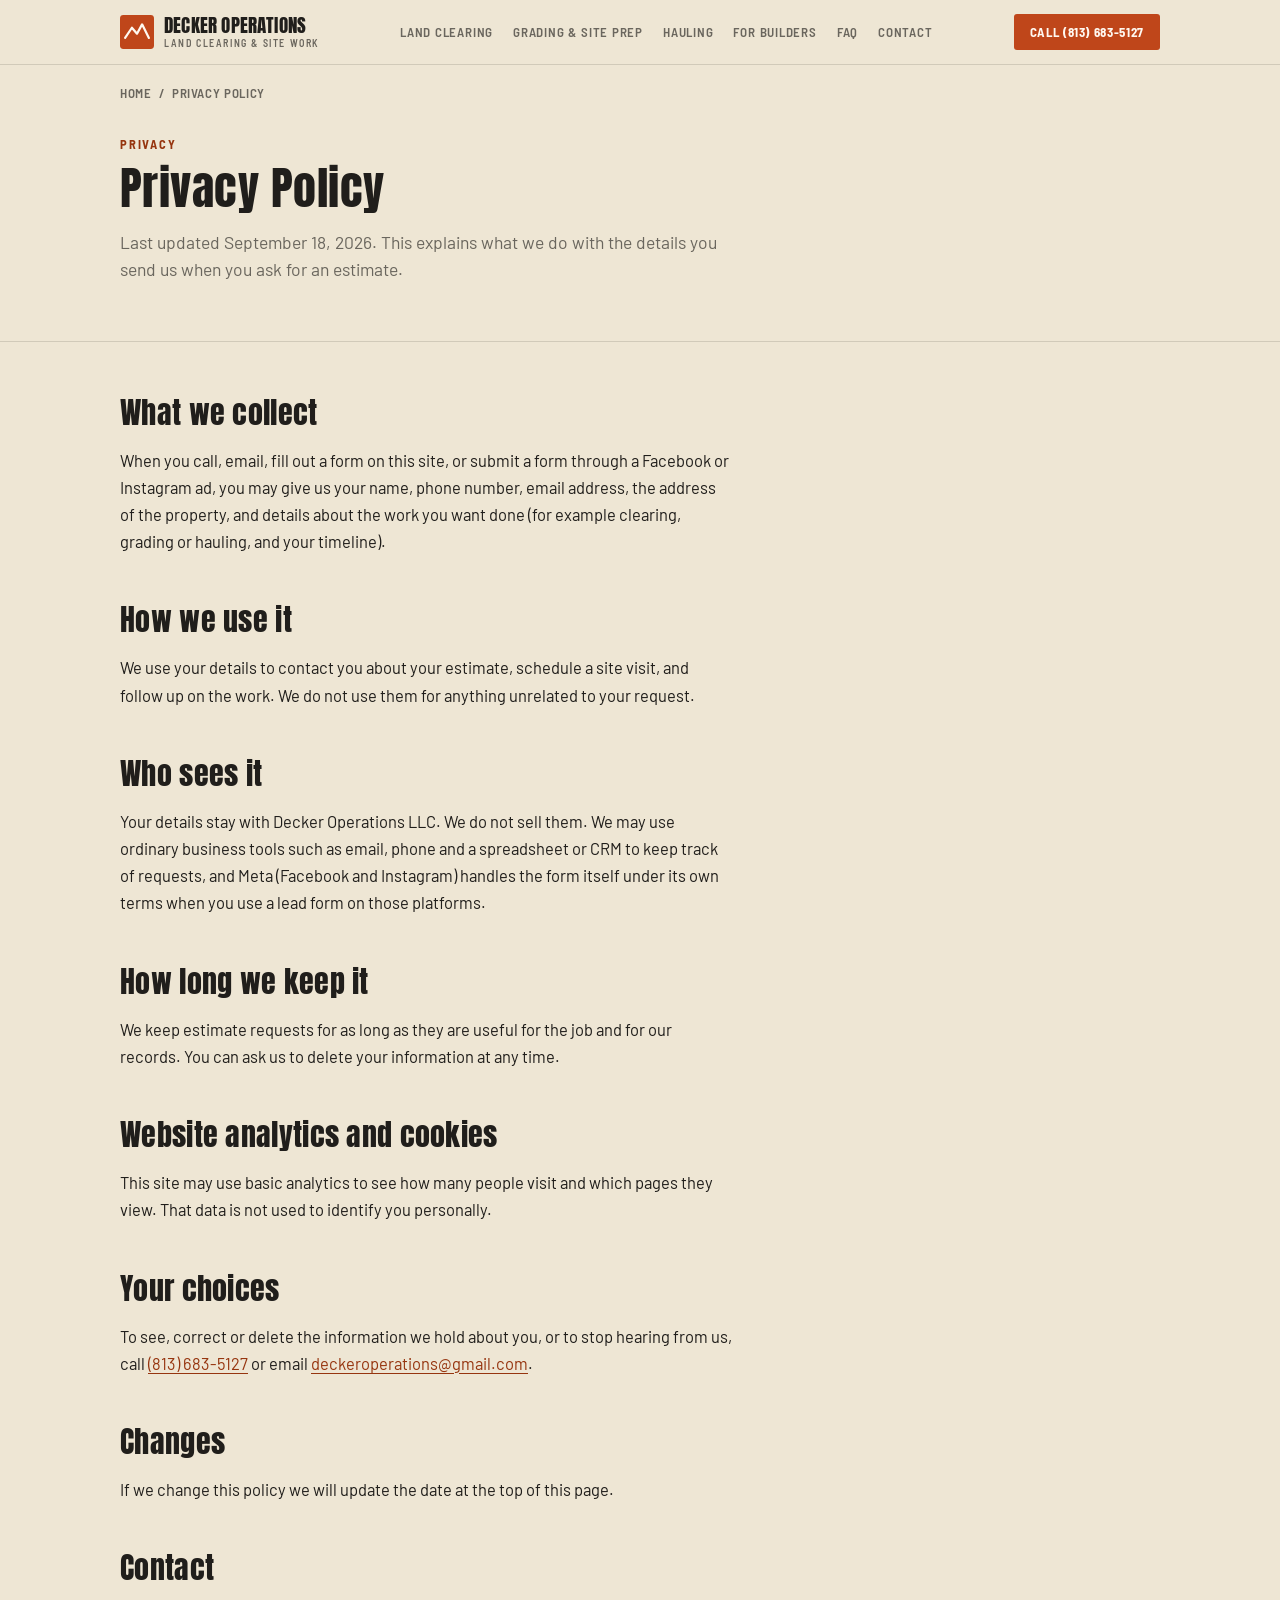
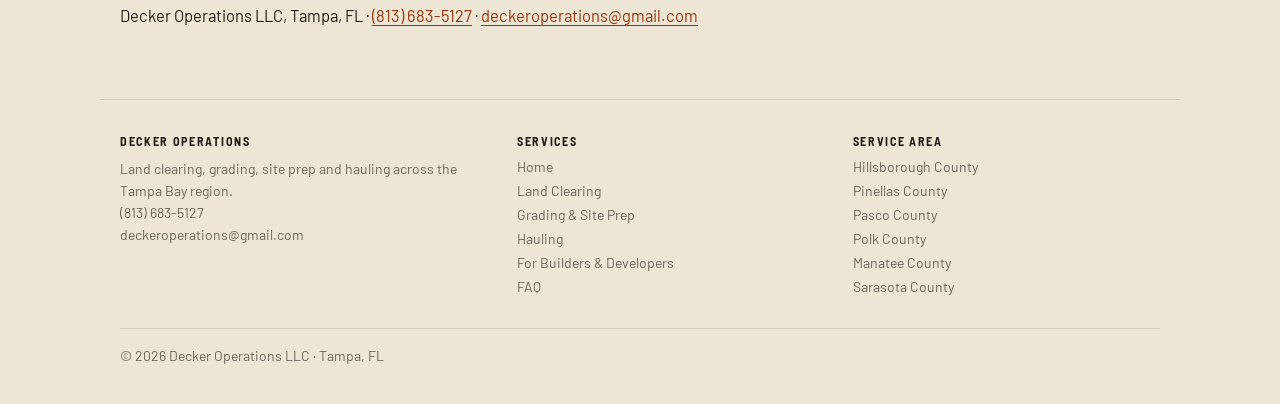
<file: privacy.html>
<!doctype html>
<html lang="en">
<head>
<meta charset="utf-8">
<meta name="viewport" content="width=device-width,initial-scale=1,viewport-fit=cover">
<title>Privacy Policy | Decker Operations</title>
<meta name="description" content="How Decker Operations uses the contact details you send when you request a land clearing estimate.">
<link rel="canonical" href="https://deckeroperations.com/privacy">
<meta property="og:type" content="website">
<meta property="og:site_name" content="Decker Operations">
<meta property="og:title" content="Privacy Policy | Decker Operations">
<meta property="og:description" content="How Decker Operations uses the contact details you send when you request an estimate.">
<meta property="og:url" content="https://deckeroperations.com/privacy">
<meta property="og:image" content="https://deckeroperations.com/images/og-share.jpg">
<meta property="og:image:width" content="1200">
<meta property="og:image:height" content="630">
<meta name="twitter:card" content="summary_large_image">
<meta name="robots" content="index,follow">
<link rel="stylesheet" href="/subpage.css">
</head>
<body>
<a class="skip" href="#main">Skip to content</a>
<header>
  <div class="wrap header-row">
    <a class="brand" href="/">
      <svg class="mark" viewBox="0 0 40 40" fill="none" xmlns="http://www.w3.org/2000/svg" aria-hidden="true">
        <rect width="40" height="40" rx="4" fill="var(--rust)"/>
        <path d="M6 27 L14 15 L20 22 L26 11 L34 27" stroke="#fff8f0" stroke-width="2.6" fill="none" stroke-linecap="round" stroke-linejoin="round"/>
      </svg>
      <span class="brand-name">DECKER OPERATIONS<span>Land Clearing &amp; Site Work</span></span>
    </a>
    <nav class="links" aria-label="Main">
      <a href="/land-clearing-tampa">Land Clearing</a>
      <a href="/lot-grading-site-prep">Grading &amp; Site Prep</a>
      <a href="/brush-debris-hauling">Hauling</a>
      <a href="/builders-developers">For Builders</a>
      <a href="/faq">FAQ</a>
      <a href="/#contact">Contact</a>
    </nav>
    <a class="call-btn" href="tel:+18136835127">Call (813) 683-5127</a>
  </div>
</header>
<main id="main">
  <div class="wrap crumbs"><a href="/">Home</a> &nbsp;/&nbsp; Privacy Policy</div>
  <section class="page-hero" style="padding-block:22px 40px">
    <div class="wrap">
      <p class="eyebrow">Privacy</p>
      <h1>Privacy Policy</h1>
      <p class="lede">Last updated September 18, 2026. This explains what we do with the details you send us when you ask for an estimate.</p>
    </div>
  </section>
  <div class="wrap content">
    <div class="prose">
      <h2>What we collect</h2>
      <p>When you call, email, fill out a form on this site, or submit a form through a Facebook or Instagram ad, you may give us your name, phone number, email address, the address of the property, and details about the work you want done (for example clearing, grading or hauling, and your timeline).</p>
      <h2>How we use it</h2>
      <p>We use your details to contact you about your estimate, schedule a site visit, and follow up on the work. We do not use them for anything unrelated to your request.</p>
      <h2>Who sees it</h2>
      <p>Your details stay with Decker Operations LLC. We do not sell them. We may use ordinary business tools such as email, phone and a spreadsheet or CRM to keep track of requests, and Meta (Facebook and Instagram) handles the form itself under its own terms when you use a lead form on those platforms.</p>
      <h2>How long we keep it</h2>
      <p>We keep estimate requests for as long as they are useful for the job and for our records. You can ask us to delete your information at any time.</p>
      <h2>Website analytics and cookies</h2>
      <p>This site may use basic analytics to see how many people visit and which pages they view. That data is not used to identify you personally.</p>
      <h2>Your choices</h2>
      <p>To see, correct or delete the information we hold about you, or to stop hearing from us, call <a href="tel:+18136835127">(813) 683-5127</a> or email <a href="mailto:deckeroperations@gmail.com">deckeroperations@gmail.com</a>.</p>
      <h2>Changes</h2>
      <p>If we change this policy we will update the date at the top of this page.</p>
      <h2>Contact</h2>
      <p>Decker Operations LLC, Tampa, FL &middot; <a href="tel:+18136835127">(813) 683-5127</a> &middot; <a href="mailto:deckeroperations@gmail.com">deckeroperations@gmail.com</a></p>
    </div>
  </div>
</main>
<footer class="site-foot wrap">
  <div class="cols">
    <div>
      <h4>Decker Operations</h4>
      <p style="margin:0;line-height:1.55">Land clearing, grading, site prep and hauling across the Tampa Bay region.<br>
      <a href="tel:+18136835127">(813) 683-5127</a><br><a href="mailto:deckeroperations@gmail.com">deckeroperations@gmail.com</a></p>
    </div>
    <div><h4>Services</h4><ul><li><a href="/">Home</a></li><li><a href="/land-clearing-tampa">Land Clearing</a></li><li><a href="/lot-grading-site-prep">Grading &amp; Site Prep</a></li><li><a href="/brush-debris-hauling">Hauling</a></li><li><a href="/builders-developers">For Builders &amp; Developers</a></li><li><a href="/faq">FAQ</a></li></ul></div>
    <div><h4>Service area</h4><ul><li><a href="/land-clearing-hillsborough-county">Hillsborough County</a></li><li><a href="/land-clearing-pinellas-county">Pinellas County</a></li><li><a href="/land-clearing-pasco-county">Pasco County</a></li><li>Polk County</li><li><a href="/land-clearing-manatee-county">Manatee County</a></li><li>Sarasota County</li></ul></div>
  </div>
  <div class="fine"><span>&copy; <span id="yr"></span> Decker Operations LLC &middot; Tampa, FL</span></div>
</footer>
<script>try{document.getElementById('yr').textContent=new Date().getFullYear();}catch(e){}</script>
</body>
</html>
</file>
<file: subpage.css>
@import url('https://fonts.googleapis.com/css2?family=Anton&family=Barlow:wght@400;500;600;700&family=Barlow+Semi+Condensed:wght@600;700&display=swap');

  :root{
    --ink:#201e1b;
    --paper:#eee6d4;
    --paper-2:#e2d6bc;
    --rust:#bf461a;
    --rust-dark:#96350f;
    --olive:#565c40;
    --line:rgba(32,30,27,.14);
    --text:var(--ink);
    --text-muted:rgba(32,30,27,.64);
    --card:#f7f2e6;
    --shadow:0 1px 0 rgba(32,30,27,.06);
  }
  @media (prefers-color-scheme: dark){
    :root:not([data-theme="light"]){
      --ink:#eee6d4;
      --paper:#18150f;
      --paper-2:#241f16;
      --rust:#e0632c;
      --rust-dark:#f2895a;
      --olive:#8d9670;
      --line:rgba(238,230,212,.16);
      --text:var(--ink);
      --text-muted:rgba(238,230,212,.62);
      --card:#211c14;
      --shadow:0 1px 0 rgba(0,0,0,.3);
    }
  }
  :root[data-theme="dark"]{
    --ink:#eee6d4;
    --paper:#18150f;
    --paper-2:#241f16;
    --rust:#e0632c;
    --rust-dark:#f2895a;
    --olive:#8d9670;
    --line:rgba(238,230,212,.16);
    --text:var(--ink);
    --text-muted:rgba(238,230,212,.62);
    --card:#211c14;
    --shadow:0 1px 0 rgba(0,0,0,.3);
  }

  *{box-sizing:border-box;}
  body{
    background:var(--paper);
    color:var(--text);
    font-family:'Barlow',system-ui,-apple-system,'Segoe UI',sans-serif;
  }
  .wrap{
    max-width:1080px;
    margin-inline:auto;
    padding-inline:20px;
  }
  h1,h2,h3{
    font-family:'Anton',system-ui,sans-serif;
    font-weight:400;
    letter-spacing:.01em;
    text-wrap:balance;
    margin:0;
  }
  a{color:inherit;}
  .eyebrow{
    font-family:'Barlow Semi Condensed',system-ui,sans-serif;
    font-weight:700;
    text-transform:uppercase;
    letter-spacing:.14em;
    font-size:12.5px;
    color:var(--rust-dark);
  }
  .tabular{font-variant-numeric:tabular-nums;}

  header{
    position:sticky;
    top:0;
    z-index:20;
    background:var(--paper);
    border-bottom:1px solid var(--line);
  }
  .header-row{
    display:flex;
    align-items:center;
    justify-content:space-between;
    gap:12px;
    padding-block:14px;
  }
  .brand{
    display:flex;
    align-items:center;
    gap:10px;
    text-decoration:none;
  }
  .mark{width:34px;height:34px;flex:0 0 auto;}
  .brand-name{
    font-family:'Anton',sans-serif;
    font-size:19px;
    letter-spacing:.01em;
    line-height:1;
  }
  .brand-name span{
    display:block;
    font-family:'Barlow Semi Condensed',sans-serif;
    font-weight:600;
    text-transform:uppercase;
    letter-spacing:.16em;
    font-size:10px;
    color:var(--text-muted);
    margin-top:3px;
  }
  nav.links{
    display:flex;
    gap:20px;
    font-family:'Barlow Semi Condensed',sans-serif;
    font-weight:600;
    text-transform:uppercase;
    letter-spacing:.06em;
    font-size:13px;
  }
  nav.links a{text-decoration:none;color:var(--text-muted);}
  nav.links a:hover{color:var(--rust);}
  .call-btn{
    display:inline-flex;
    align-items:center;
    gap:8px;
    background:var(--rust);
    color:#fff8f0;
    text-decoration:none;
    font-family:'Barlow Semi Condensed',sans-serif;
    font-weight:700;
    text-transform:uppercase;
    letter-spacing:.05em;
    font-size:13px;
    padding:10px 16px;
    border-radius:3px;
    white-space:nowrap;
  }
  @media(prefers-color-scheme:dark){:root:not([data-theme="light"]) .call-btn{color:#1a1208;}}
  :root[data-theme="dark"] .call-btn{color:#1a1208;}
  @media(max-width:760px){nav.links{display:none;}}

  .hero{padding-block:56px 44px;border-bottom:1px solid var(--line);}
  .hero-grid{display:grid;grid-template-columns:1.25fr 1fr;gap:40px;align-items:center;}
  @media(max-width:820px){.hero-grid{grid-template-columns:1fr;}}
  .hero h1{font-size:clamp(32px,5.4vw,52px);line-height:1.04;}
  .hero h1 em{font-style:normal;color:var(--rust);}
  .hero p.lede{margin-top:16px;font-size:17.5px;line-height:1.55;color:var(--text-muted);max-width:48ch;}
  .hero-ctas{display:flex;flex-wrap:wrap;gap:12px;margin-top:26px;}
  .btn{
    display:inline-flex;align-items:center;gap:9px;text-decoration:none;
    font-family:'Barlow Semi Condensed',sans-serif;font-weight:700;text-transform:uppercase;
    letter-spacing:.05em;font-size:14.5px;padding:14px 22px;border-radius:3px;
  }
  .btn-primary{background:var(--rust);color:#fff8f0;}
  @media(prefers-color-scheme:dark){:root:not([data-theme="light"]) .btn-primary{color:#1a1208;}}
  :root[data-theme="dark"] .btn-primary{color:#1a1208;}
  .btn-ghost{border:1.5px solid var(--line);color:var(--text);}

  .hero-art{width:100%;height:auto;border-radius:8px;object-fit:cover;aspect-ratio:1/1;}

  .trust{background:var(--paper-2);border-bottom:1px solid var(--line);}
  .trust .wrap{
    display:grid;grid-template-columns:repeat(3,1fr);
    text-align:center;
  }
  @media(max-width:700px){.trust .wrap{grid-template-columns:1fr;}}
  .trust-item{
    padding-block:18px;border-right:1px solid var(--line);
    font-family:'Barlow Semi Condensed',sans-serif;font-weight:600;
    font-size:14px;letter-spacing:.02em;
  }
  .trust-item:last-child{border-right:none;}
  @media(max-width:700px){
    .trust-item{border-right:none;border-bottom:1px solid var(--line);}
    .trust-item:last-child{border-bottom:none;}
  }
  .trust-item b{
    display:block;font-family:'Anton',sans-serif;font-weight:400;font-size:26px;
    color:var(--rust);margin-bottom:2px;
  }

  section{padding-block:60px;}
  .section-head{max-width:64ch;margin-bottom:32px;}
  .section-head h2{font-size:clamp(25px,3.6vw,34px);margin-top:8px;}

  .equip-table{
    width:100%;border-collapse:collapse;
    font-family:'Barlow',sans-serif;
  }
  .equip-table thead th{
    text-align:left;
    font-family:'Barlow Semi Condensed',sans-serif;
    text-transform:uppercase;letter-spacing:.08em;font-size:12px;
    color:var(--text-muted);font-weight:700;
    padding-block:10px;border-bottom:2px solid var(--ink);
  }
  .equip-table tbody td{
    padding-block:18px;border-bottom:1px solid var(--line);
    font-size:15.5px;vertical-align:top;
  }
  .equip-table tbody tr:last-child td{border-bottom:2px solid var(--ink);}
  .equip-table td.name{font-weight:700;font-size:16.5px;}
  .equip-table td.muted{color:var(--text-muted);}
  .equip-table{margin-top:6px;}
  @media(max-width:640px){
    .equip-table thead{display:none;}
    .equip-table tbody tr{display:block;padding-block:16px;border-bottom:1px solid var(--line);}
    .equip-table tbody tr:last-child{border-bottom:2px solid var(--ink);}
    .equip-table tbody td{display:block;border-bottom:none;padding:2px 0;}
    .equip-table td.name{font-size:17px;}
  }
  .equip-note{margin-top:20px;font-size:14.5px;color:var(--text-muted);max-width:64ch;}

  .service-grid{display:grid;grid-template-columns:repeat(3,1fr);gap:1px;background:var(--line);border:1px solid var(--line);}
  @media(max-width:820px){.service-grid{grid-template-columns:1fr;}}
  .service{background:var(--card);padding:28px 24px;}
  .service svg{width:34px;height:34px;color:var(--rust);margin-bottom:16px;}
  .service h3{font-family:'Barlow',sans-serif;font-weight:700;font-size:19px;text-transform:none;}
  .service p{margin-top:10px;font-size:15px;line-height:1.55;color:var(--text-muted);}

  .gallery-grid{display:grid;grid-template-columns:repeat(4,1fr);gap:12px;}
  @media(max-width:820px){.gallery-grid{grid-template-columns:repeat(2,1fr);}}
  .gallery-grid a{display:block;border-radius:5px;overflow:hidden;aspect-ratio:4/3;background:var(--paper-2);cursor:zoom-in;}
  .gallery-grid img{width:100%;height:100%;object-fit:cover;display:block;transition:transform .3s ease;}
  .gallery-grid a:hover img{transform:scale(1.06);}

  .lightbox{
    position:fixed;inset:0;z-index:100;background:rgba(16,14,10,.92);
    display:none;align-items:center;justify-content:center;padding:28px;
  }
  .lightbox.open{display:flex;}
  .lightbox img{
    max-width:100%;max-height:100%;width:auto;height:auto;
    object-fit:contain;border-radius:4px;box-shadow:0 8px 40px rgba(0,0,0,.5);
  }
  .lightbox-close{
    position:absolute;top:18px;right:22px;width:42px;height:42px;border-radius:50%;
    background:rgba(255,255,255,.12);border:none;color:#fff8f0;font-size:22px;line-height:1;
    cursor:pointer;display:flex;align-items:center;justify-content:center;
  }
  .lightbox-close:hover{background:rgba(255,255,255,.22);}
  .lightbox-nav{
    position:absolute;top:50%;transform:translateY(-50%);width:46px;height:46px;border-radius:50%;
    background:rgba(255,255,255,.12);border:none;color:#fff8f0;font-size:22px;line-height:1;
    cursor:pointer;display:flex;align-items:center;justify-content:center;
  }
  .lightbox-nav:hover{background:rgba(255,255,255,.22);}
  .lightbox-prev{left:18px;}
  .lightbox-next{right:18px;}
  @media(max-width:640px){.lightbox-nav{width:38px;height:38px;font-size:18px;}.lightbox-prev{left:8px;}.lightbox-next{right:8px;}}

  .area{background:var(--paper-2);border-top:1px solid var(--line);border-bottom:1px solid var(--line);}
  .area-grid{display:grid;grid-template-columns:1.3fr .7fr;gap:40px;align-items:center;}
  @media(max-width:820px){.area-grid{grid-template-columns:1fr;}}
  .county-list{display:grid;grid-template-columns:1fr 1fr;gap:10px 20px;margin-top:20px;max-width:420px;}
  .county-list li{
    list-style:none;display:flex;align-items:baseline;gap:8px;
    font-family:'Barlow Semi Condensed',sans-serif;font-weight:600;font-size:15px;
  }
  .county-list li::before{content:"";width:7px;height:7px;background:var(--rust);border-radius:50%;flex:0 0 auto;}
  .area-stat{
    border-left:3px solid var(--rust);padding-left:24px;
  }
  .area-stat .num{font-family:'Anton',sans-serif;font-size:clamp(48px,7vw,72px);line-height:1;color:var(--ink);}
  .area-stat .lbl{
    margin-top:6px;font-family:'Barlow Semi Condensed',sans-serif;font-weight:700;
    text-transform:uppercase;letter-spacing:.08em;font-size:13px;color:var(--text-muted);
  }

  .contact-box{
    background:var(--ink);color:var(--paper);border-radius:6px;padding:40px 32px;
    display:grid;grid-template-columns:1.2fr 1fr;gap:30px;align-items:center;
  }
  @media(prefers-color-scheme:dark){:root:not([data-theme="light"]) .contact-box{background:var(--card);border:1px solid var(--line);color:var(--text);}}
  :root[data-theme="dark"] .contact-box{background:var(--card);border:1px solid var(--line);color:var(--text);}
  @media(max-width:820px){.contact-box{grid-template-columns:1fr;}}
  .contact-box h2{color:inherit;font-size:clamp(23px,3.6vw,30px);}
  .contact-box p{color:rgba(238,230,212,.72);margin-top:10px;font-size:15.5px;}
  @media(prefers-color-scheme:dark){:root:not([data-theme="light"]) .contact-box p{color:var(--text-muted);}}
  :root[data-theme="dark"] .contact-box p{color:var(--text-muted);}
  .contact-actions{display:flex;flex-direction:column;gap:12px;}
  .contact-actions a{
    display:flex;align-items:center;gap:12px;text-decoration:none;padding:14px 18px;border-radius:4px;
    font-family:'Barlow Semi Condensed',sans-serif;font-weight:700;font-size:16px;
  }
  .contact-actions a.tel{background:var(--rust);color:#fff8f0;}
  @media(prefers-color-scheme:dark){:root:not([data-theme="light"]) .contact-actions a.tel{color:#1a1208;}}
  :root[data-theme="dark"] .contact-actions a.tel{color:#1a1208;}
  .contact-actions a.mail{border:1.5px solid rgba(238,230,212,.35);color:inherit;}
  @media(prefers-color-scheme:dark){:root:not([data-theme="light"]) .contact-actions a.mail{border-color:var(--line);}}
  :root[data-theme="dark"] .contact-actions a.mail{border-color:var(--line);}
  .contact-actions svg{width:20px;height:20px;flex:0 0 auto;}

  .service .more{display:inline-block;margin-top:14px;font-family:'Barlow Semi Condensed',sans-serif;font-weight:700;font-size:13.5px;letter-spacing:.06em;text-transform:uppercase;text-decoration:none;color:var(--rust-dark);}
  .service .more:hover{text-decoration:underline;text-underline-offset:3px;}
  .foot-links{flex-basis:100%;display:flex;flex-wrap:wrap;gap:6px 16px;padding-bottom:4px;}
  .foot-links a{text-decoration:none;}
  .foot-links a:hover{color:var(--rust);}
  footer{
    padding-block:28px;font-size:13px;color:var(--text-muted);
    display:flex;flex-wrap:wrap;gap:8px 18px;justify-content:space-between;
  }

/* ---- content pages ---- */
body{margin:0;padding:0}
img{max-width:100%}
.skip{position:absolute;left:-999px;top:0}
.skip:focus{left:12px;top:12px;background:var(--ink);color:var(--paper);padding:8px 12px;z-index:50}
.crumbs{font-family:'Barlow Semi Condensed',sans-serif;font-weight:600;font-size:13px;letter-spacing:.05em;text-transform:uppercase;color:var(--text-muted);padding-top:20px}
.crumbs a{text-decoration:none}
.crumbs a:hover{color:var(--rust)}
.page-hero{padding-block:22px 40px;border-bottom:1px solid var(--line)}
.page-hero h1{font-size:clamp(30px,5vw,46px);line-height:1.06;margin-top:10px;max-width:24ch}
.page-hero .lede{margin-top:16px;font-size:17.5px;line-height:1.55;color:var(--text-muted);max-width:62ch}
.content{display:grid;grid-template-columns:minmax(0,1fr) 320px;gap:52px;padding-block:48px 56px}
@media(max-width:900px){.content{grid-template-columns:1fr;gap:36px}}
.prose h2{font-size:clamp(23px,3.2vw,30px);margin:42px 0 12px}
.prose h2:first-child{margin-top:0}
.prose p{font-size:16.5px;line-height:1.65;margin:0 0 14px;max-width:68ch}
.prose ul,.prose ol{padding-left:22px;margin:0 0 16px;max-width:68ch}
.prose li{font-size:16.5px;line-height:1.6;margin-bottom:8px}
.prose a{color:var(--rust-dark);text-underline-offset:3px}
.prose .note{font-size:14px;color:var(--text-muted)}
.side{position:sticky;top:96px;align-self:start;display:flex;flex-direction:column;gap:16px}
@media(max-width:900px){.side{position:static}}
.card{background:var(--card);border:1px solid var(--line);border-radius:6px;padding:22px}
.card h3{font-family:'Barlow',sans-serif;font-weight:700;font-size:17px;margin-bottom:10px}
.card ul{list-style:none;padding:0;margin:0}
.card li{padding:9px 0;border-bottom:1px solid var(--line);font-size:15px;line-height:1.45}
.card li:last-child{border-bottom:none}
.card li b{display:block;font-family:'Barlow Semi Condensed',sans-serif;font-size:11.5px;letter-spacing:.12em;text-transform:uppercase;color:var(--text-muted);font-weight:700;margin-bottom:2px}
.card .btn{width:100%;justify-content:center;margin-top:6px}
.figure-row{display:grid;grid-template-columns:repeat(3,1fr);gap:12px;margin:24px 0 8px}
@media(max-width:640px){.figure-row{grid-template-columns:1fr 1fr}}
.figure-row.two{grid-template-columns:repeat(2,1fr)}
.figure-row figure{margin:0}
.figure-row img{width:100%;height:auto;aspect-ratio:4/3;object-fit:cover;border-radius:5px;display:block;background:var(--paper-2)}
.figure-row figcaption{font-size:13px;color:var(--text-muted);margin-top:6px;line-height:1.35}
.steps{counter-reset:s;list-style:none;padding-left:0!important}
.steps li{counter-increment:s;position:relative;padding-left:46px;margin-bottom:14px}
.steps li::before{content:counter(s);position:absolute;left:0;top:-1px;width:31px;height:31px;border-radius:50%;background:var(--rust);color:#fff8f0;font:700 15px 'Barlow Semi Condensed',sans-serif;display:grid;place-items:center}
@media(prefers-color-scheme:dark){:root:not([data-theme="light"]) .steps li::before{color:#1a1208}}
:root[data-theme="dark"] .steps li::before{color:#1a1208}
details.faq{border-top:1px solid var(--line);padding:16px 0}
details.faq:last-of-type{border-bottom:1px solid var(--line)}
details.faq summary{cursor:pointer;font:700 18px/1.35 'Barlow',sans-serif;list-style:none;display:flex;justify-content:space-between;gap:16px}
details.faq summary::-webkit-details-marker{display:none}
details.faq summary::after{content:"+";color:var(--rust);font-size:24px;line-height:1;flex:0 0 auto}
details.faq[open] summary::after{content:"\2013"}
details.faq .faq-a{margin-top:10px}
details.faq .faq-a p{margin-bottom:10px}
.related,.prose ul.related{display:flex;flex-wrap:wrap;gap:10px;margin:8px 0 0;padding-left:0;list-style:none}
.related a{display:inline-block;border:1.5px solid var(--line);border-radius:3px;padding:9px 14px;text-decoration:none;font-family:'Barlow Semi Condensed',sans-serif;font-weight:700;font-size:14px;letter-spacing:.03em;text-transform:uppercase;color:var(--text)}
.related a:hover{border-color:var(--rust);color:var(--rust)}
.equip-mini{width:100%;border-collapse:collapse;margin:8px 0 18px;font-size:15.5px}
.equip-mini th{text-align:left;font-family:'Barlow Semi Condensed',sans-serif;text-transform:uppercase;letter-spacing:.08em;font-size:12px;color:var(--text-muted);padding-block:8px;border-bottom:2px solid var(--ink)}
.equip-mini td{padding-block:12px;border-bottom:1px solid var(--line);vertical-align:top}
.equip-mini td:first-child{font-weight:700}
footer.site-foot{display:block;padding-block:34px 40px;border-top:1px solid var(--line);font-size:14px;color:var(--text-muted)}
.site-foot .cols{display:grid;grid-template-columns:1.2fr 1fr 1fr;gap:28px}
@media(max-width:760px){.site-foot .cols{grid-template-columns:1fr}}
.site-foot h4{font-family:'Barlow Semi Condensed',sans-serif;font-size:12px;letter-spacing:.14em;text-transform:uppercase;color:var(--text);margin:0 0 10px}
.site-foot ul{list-style:none;margin:0;padding:0}
.site-foot li{margin-bottom:7px}
.site-foot a{text-decoration:none}
.site-foot a:hover{color:var(--rust)}
.site-foot .fine{margin-top:26px;padding-top:18px;border-top:1px solid var(--line);display:flex;flex-wrap:wrap;gap:8px 18px;justify-content:space-between}
</file>
